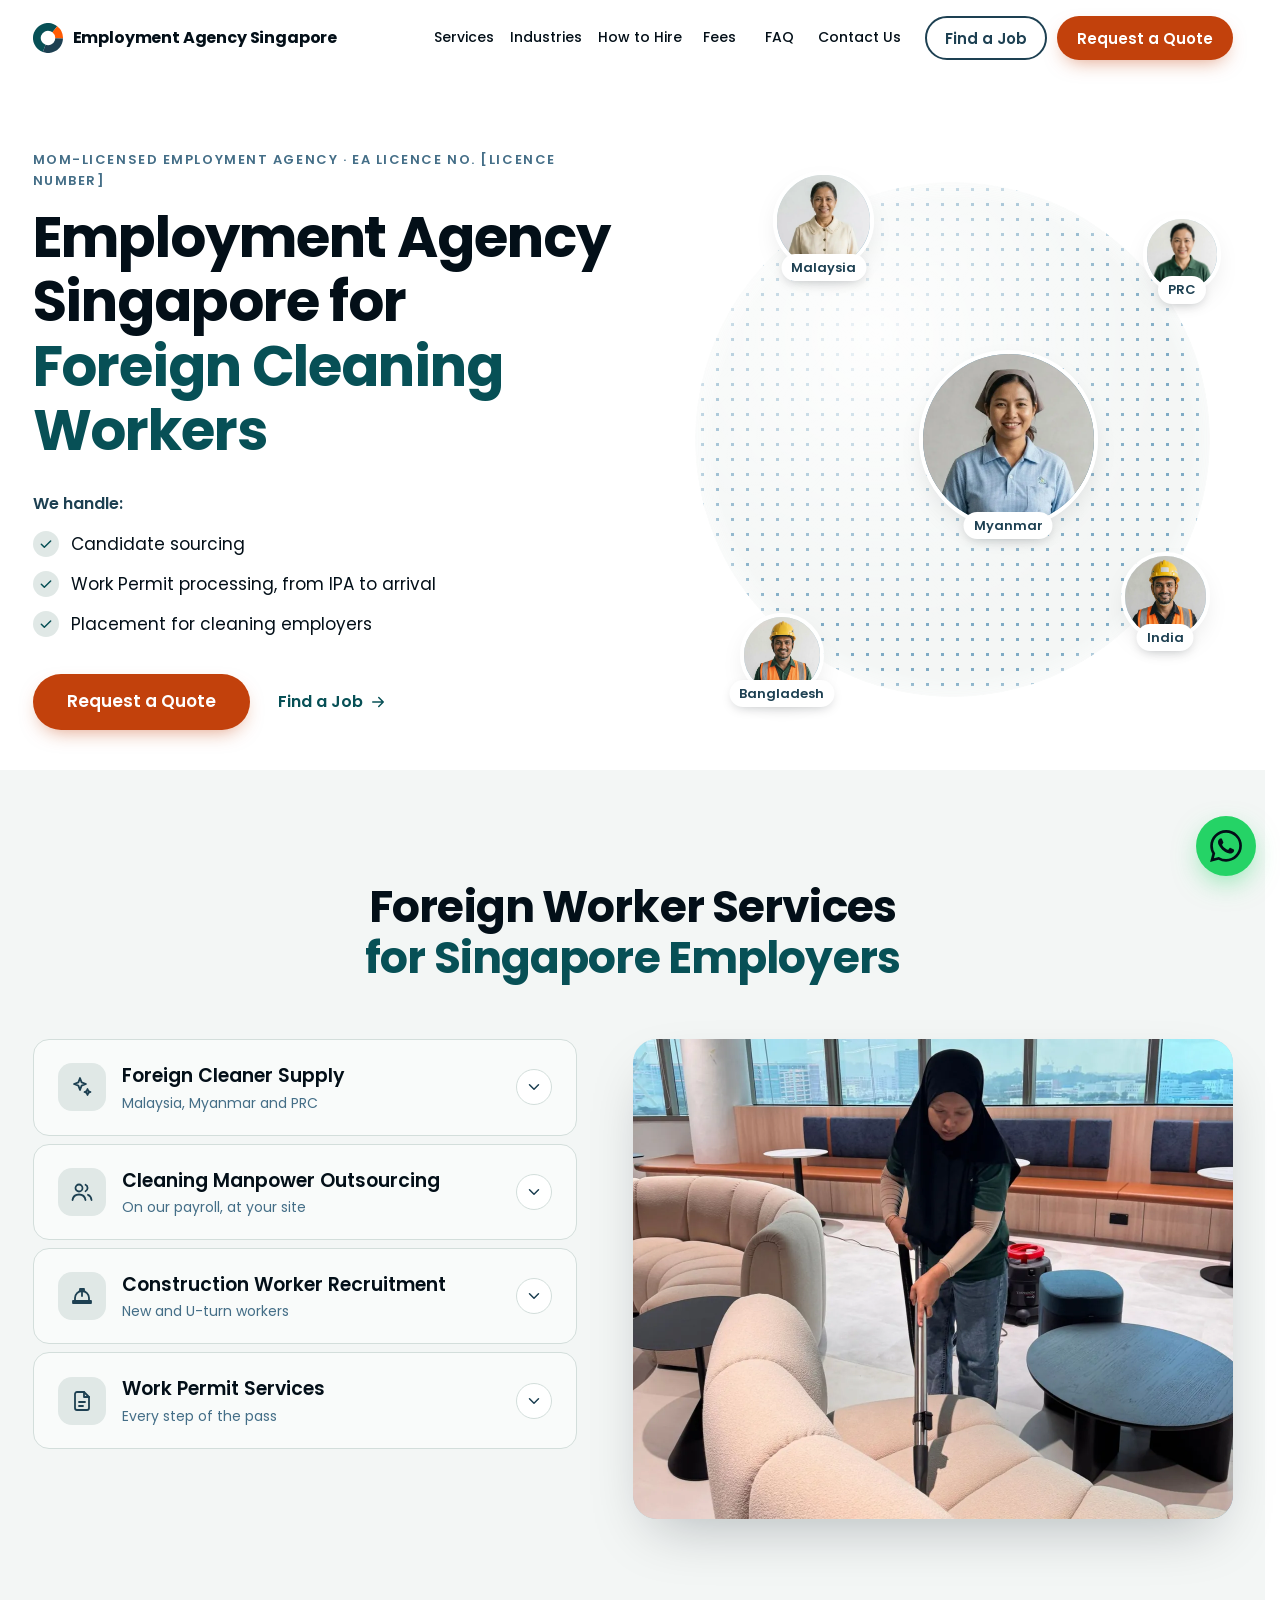
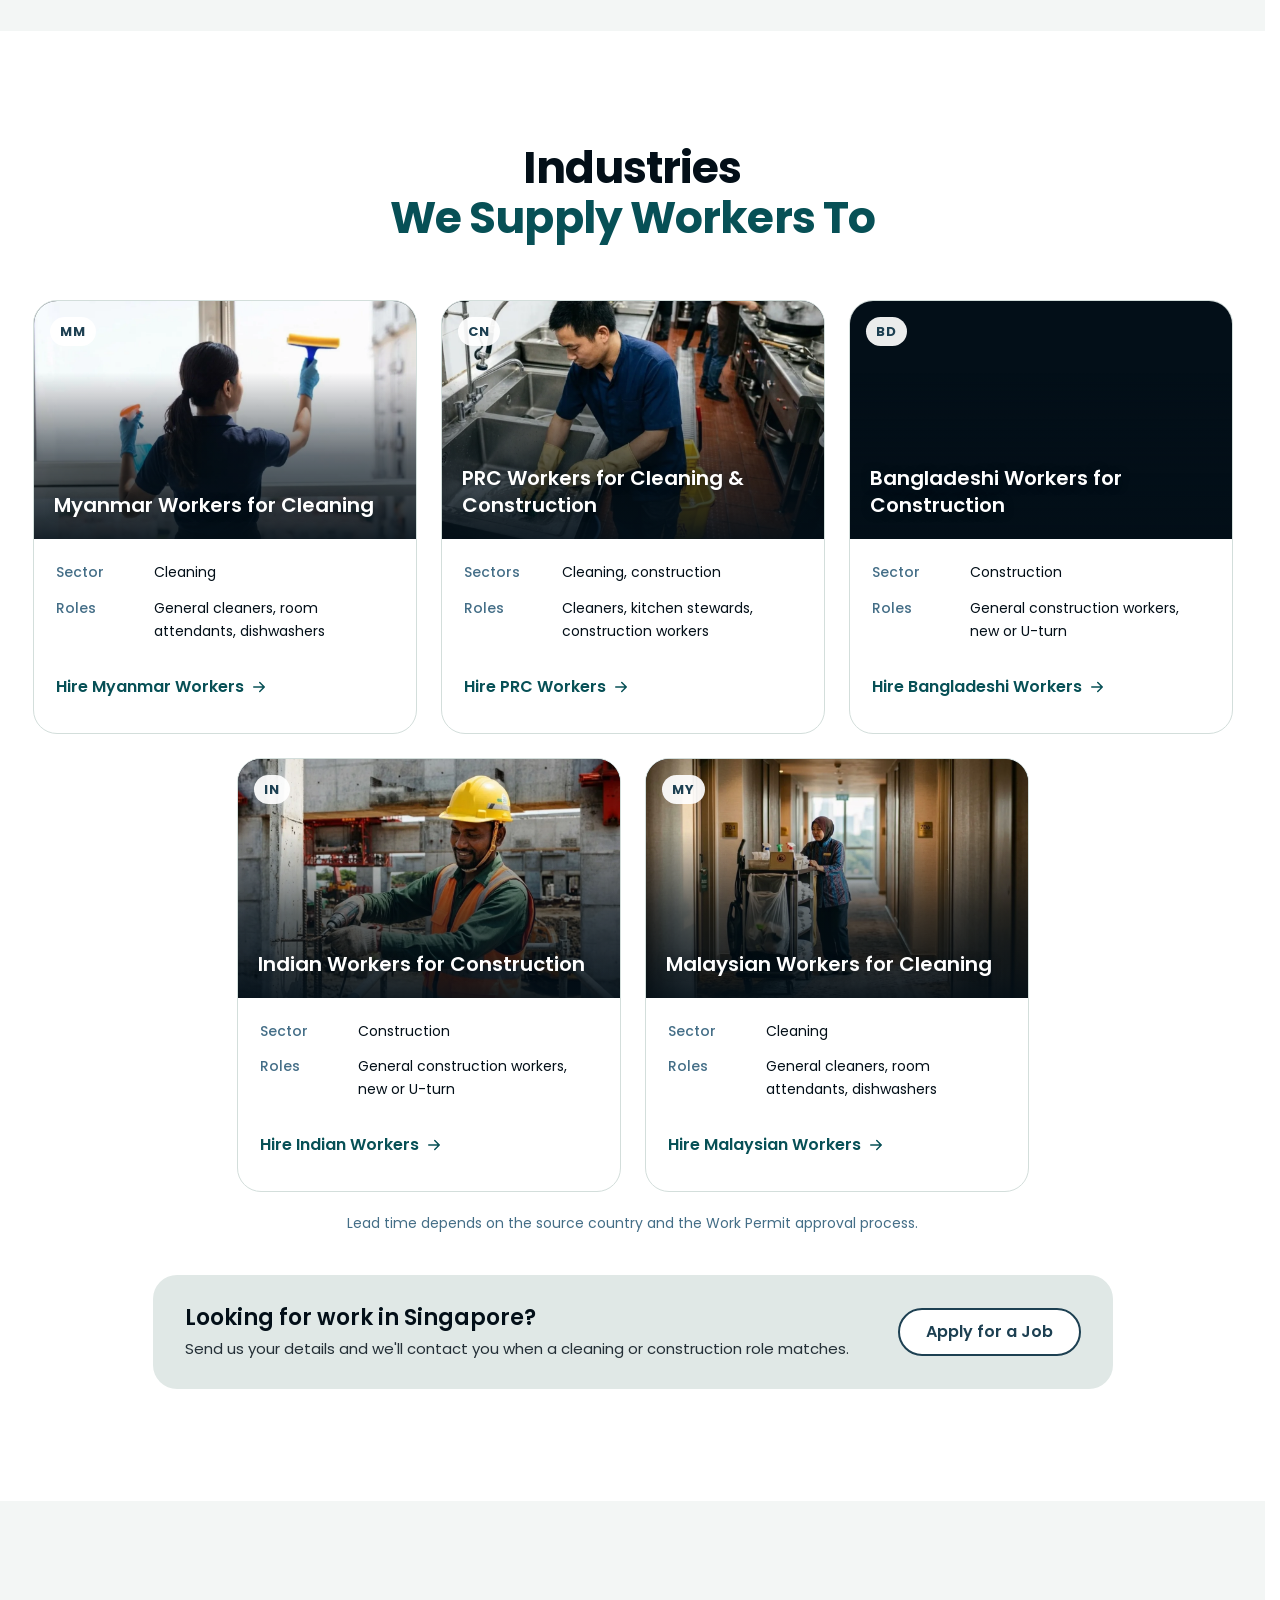
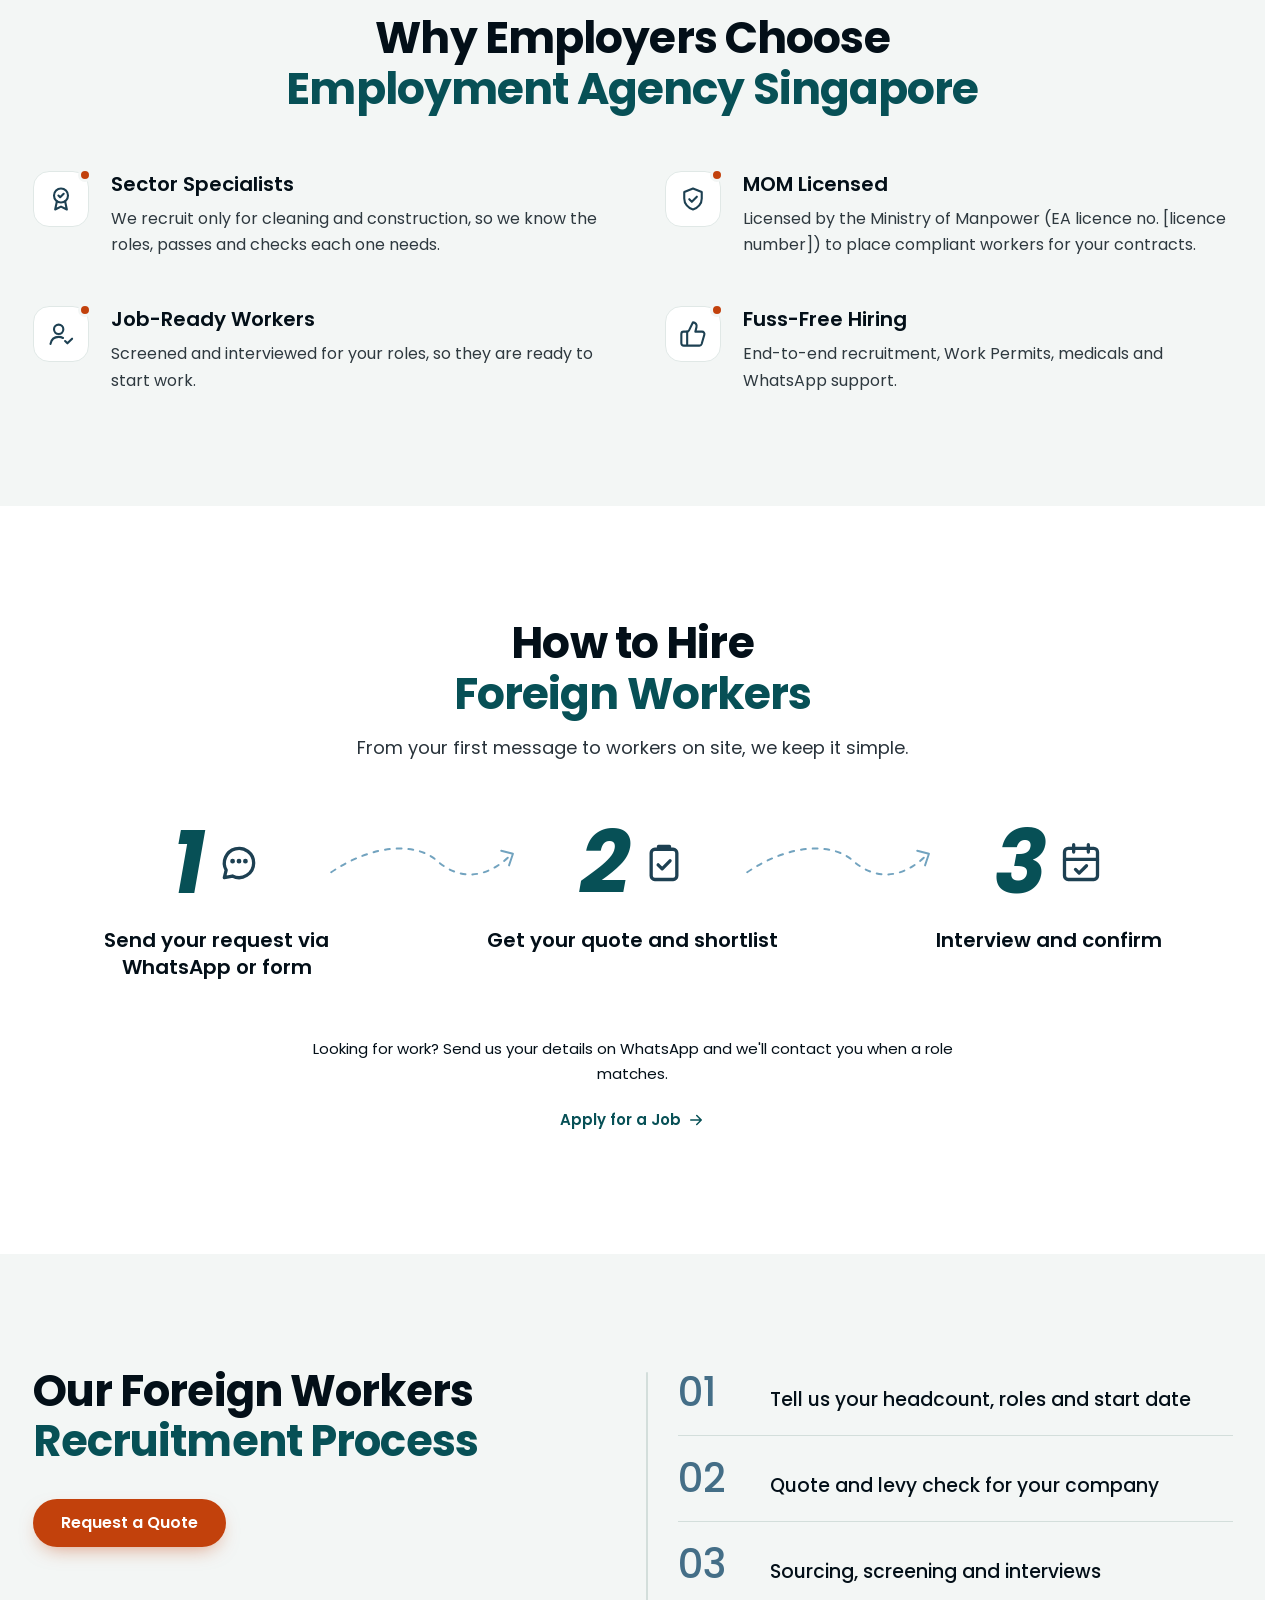
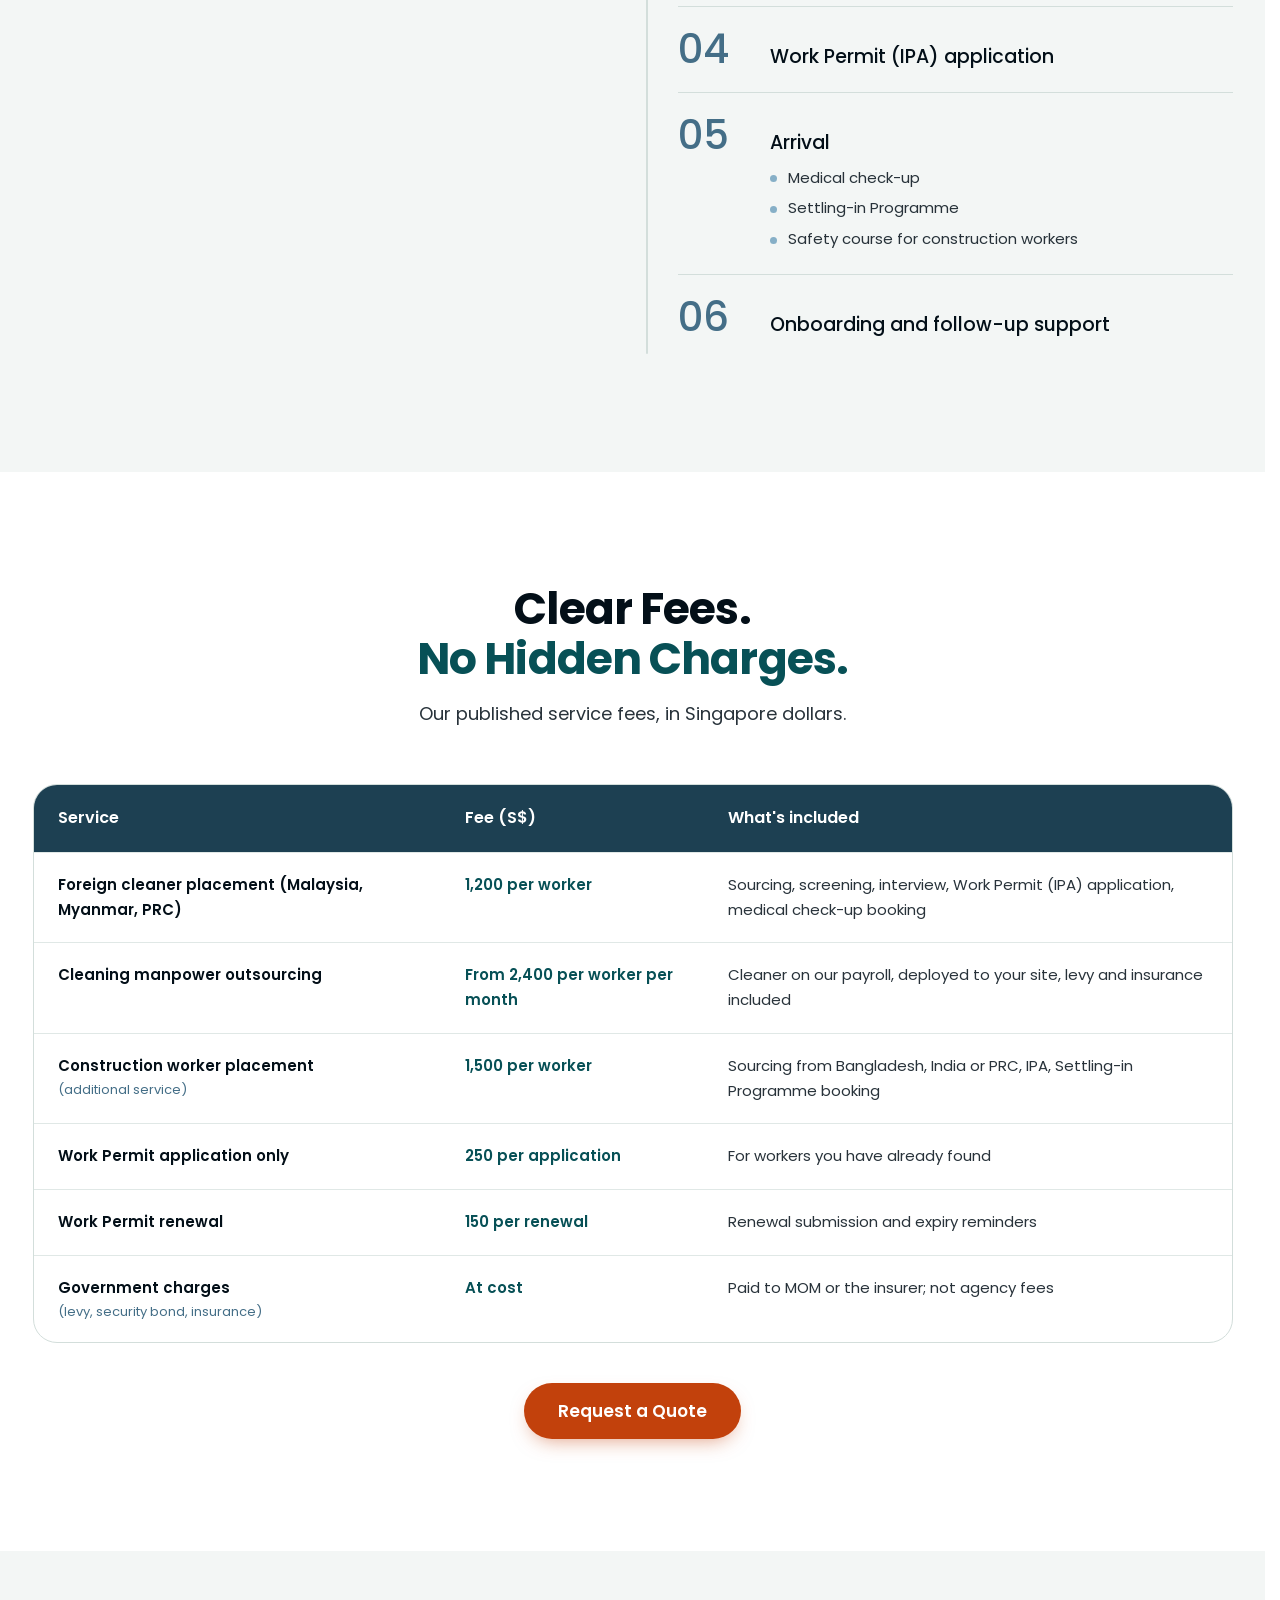
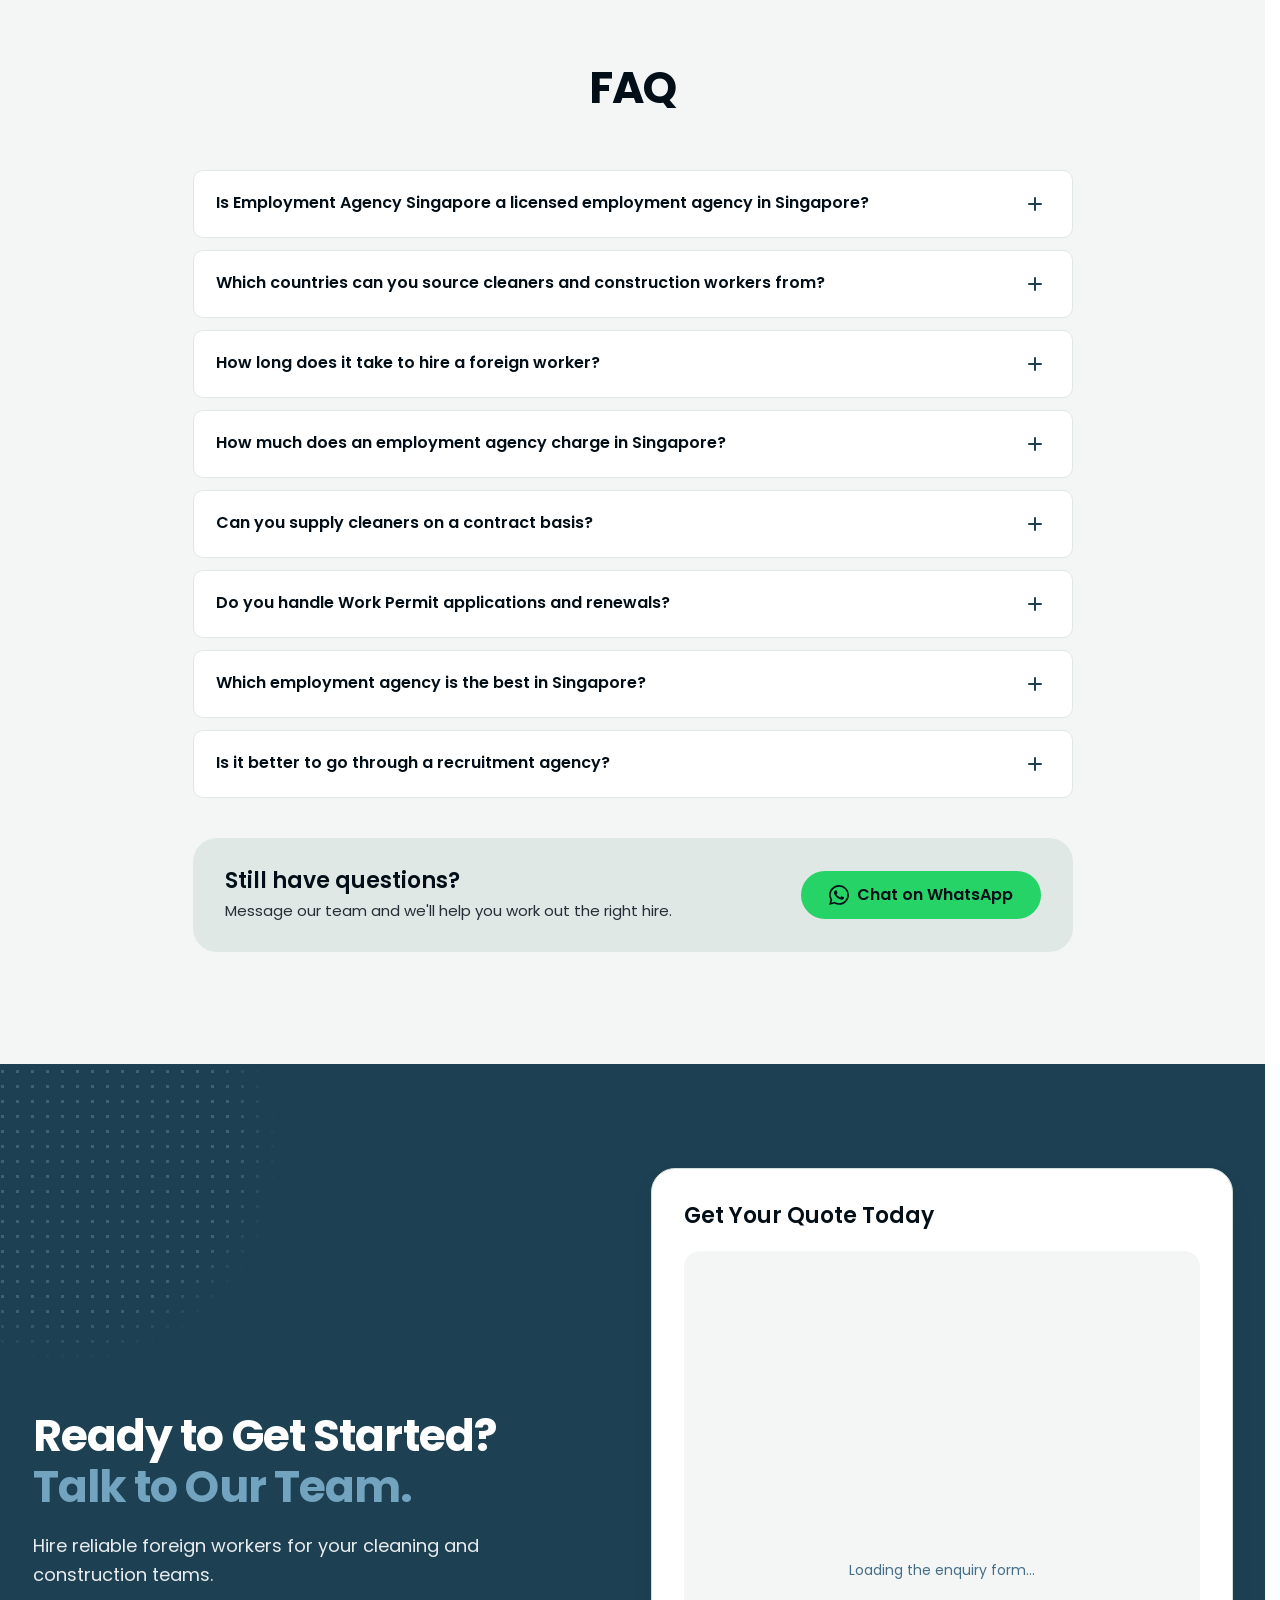
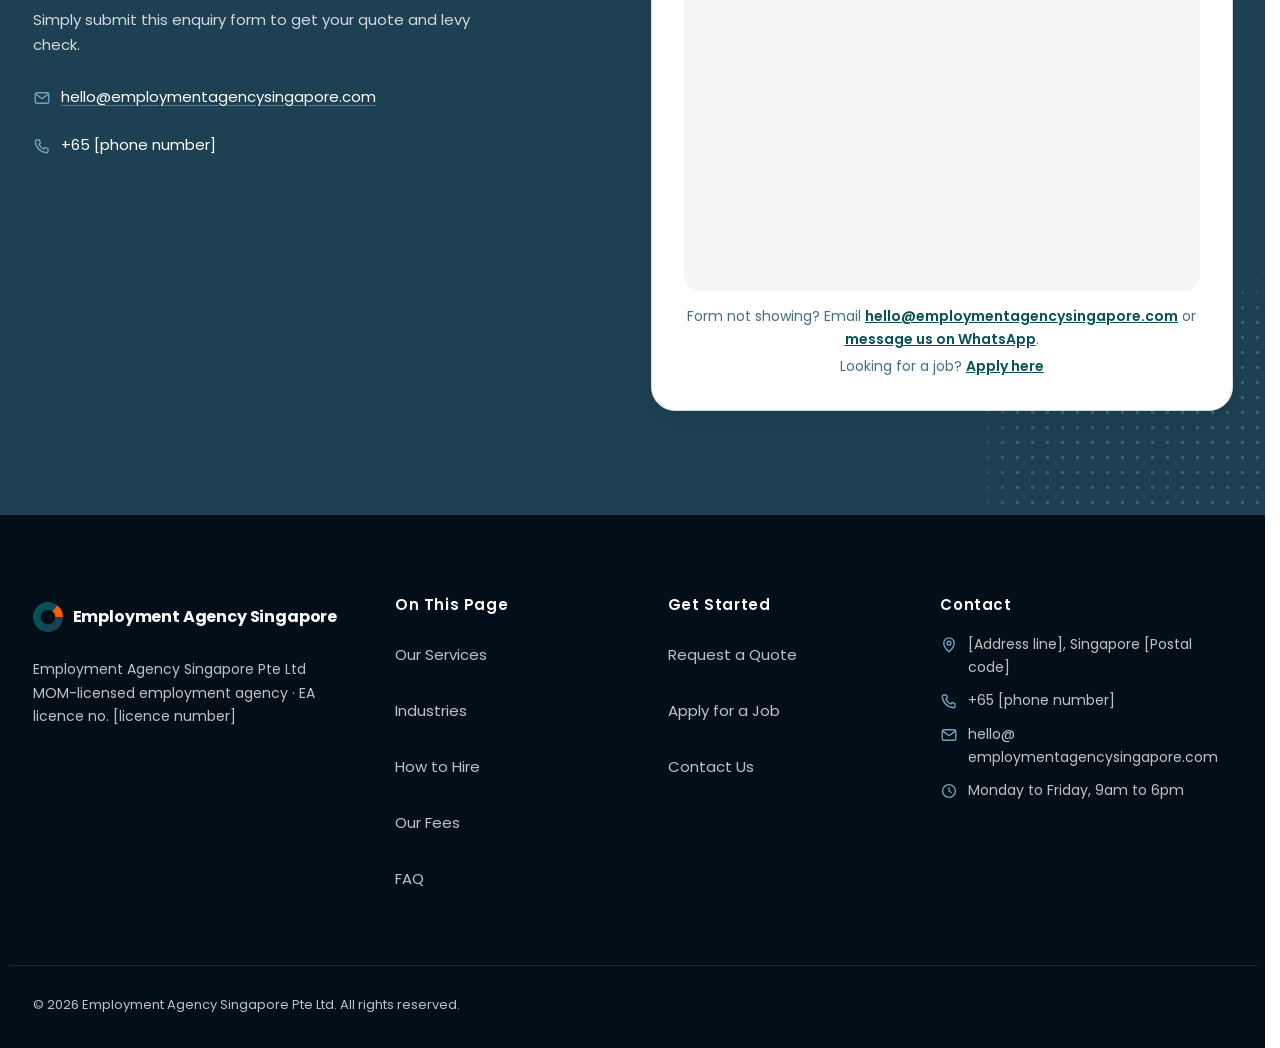
<file: landing-pages/index.html>
<!doctype html>
<html lang="en">
<head>
  <meta charset="utf-8">
  <meta name="viewport" content="width=device-width, initial-scale=1">
  <title>Employment Agency Singapore for Foreign Cleaning Workers</title>
  <meta name="color-scheme" content="only light">
  <link rel="canonical" href="https://employmentagencysingapore.com/">
  <meta name="description" content="MOM-licensed employment agency in Singapore (EA licence no. [licence number]). We handle candidate sourcing, Work Permit processing (IPA to arrival) and placement for cleaning employers.">
  <!-- Link preview for WhatsApp, LinkedIn and Facebook. The image is our logo saved as PNG:
       WhatsApp and LinkedIn can't show SVG and don't always show WebP (the one exception to WebP only). -->
  <meta property="og:type" content="website">
  <meta property="og:site_name" content="Employment Agency Singapore">
  <meta property="og:title" content="Employment Agency Singapore for Foreign Cleaning Workers">
  <meta property="og:description" content="MOM-licensed employment agency in Singapore (EA licence no. [licence number]). We handle candidate sourcing, Work Permit processing (IPA to arrival) and placement for cleaning employers.">
  <meta property="og:url" content="https://employmentagencysingapore.com/">
  <meta property="og:locale" content="en_SG">
  <meta property="og:image" content="https://employmentagencysingapore.com/images/og-image.png">
  <meta property="og:image:width" content="1200">
  <meta property="og:image:height" content="630">
  <meta property="og:image:alt" content="Employment Agency Singapore logo">
  <meta name="twitter:card" content="summary_large_image">
  <meta name="twitter:image" content="https://employmentagencysingapore.com/images/og-image.png">
  <link rel="preconnect" href="https://fonts.googleapis.com">
  <link rel="preconnect" href="https://fonts.gstatic.com" crossorigin>
  <link href="https://fonts.googleapis.com/css2?family=Poppins:wght@400;500;600;700&display=swap" rel="stylesheet">
  <link rel="icon" href="favicon.ico" sizes="48x48">
  <link rel="icon" type="image/svg+xml" href="images/ea-logo.svg">
  <link rel="apple-touch-icon" href="images/apple-touch-icon.png">   <!-- iPhone home screen icon (PNG: iPhones can't use SVG) -->
  <!-- Structured data for Google. Add address, telephone and the EA licence number once confirmed;
       keep the FAQ part in step with the FAQ section. -->
  <script type="application/ld+json">
{
  "@context": "https://schema.org",
  "@type": "EmploymentAgency",
  "name": "Employment Agency Singapore",
  "legalName": "Employment Agency Singapore Pte Ltd",
  "url": "https://employmentagencysingapore.com/",
  "logo": "https://employmentagencysingapore.com/images/ea-logo.svg",
  "email": "hello@employmentagencysingapore.com",
  "description": "MOM-licensed employment agency in Singapore for foreign cleaning and construction workers: candidate sourcing, Work Permit processing and placement.",
  "areaServed": {
    "@type": "Country",
    "name": "Singapore"
  },
  "openingHoursSpecification": [
    {
      "@type": "OpeningHoursSpecification",
      "dayOfWeek": [
        "Monday",
        "Tuesday",
        "Wednesday",
        "Thursday",
        "Friday"
      ],
      "opens": "09:00",
      "closes": "18:00"
    }
  ]
}
  </script>
  <script type="application/ld+json">
{
  "@context": "https://schema.org",
  "@type": "FAQPage",
  "mainEntity": [
    {
      "@type": "Question",
      "name": "Is Employment Agency Singapore a licensed employment agency in Singapore?",
      "acceptedAnswer": {
        "@type": "Answer",
        "text": "Yes. We are an employment agency licensed by the Ministry of Manpower, licence number [licence number]."
      }
    },
    {
      "@type": "Question",
      "name": "Which countries can you source cleaners and construction workers from?",
      "acceptedAnswer": {
        "@type": "Answer",
        "text": "Cleaners from Malaysia, Myanmar and PRC (China). Construction workers from Bangladesh, India and PRC. We'll advise which countries fit your sector and quota."
      }
    },
    {
      "@type": "Question",
      "name": "How long does it take to hire a foreign worker?",
      "acceptedAnswer": {
        "@type": "Answer",
        "text": "Lead time depends on the source country and the Work Permit approval process."
      }
    },
    {
      "@type": "Question",
      "name": "How much does an employment agency charge in Singapore?",
      "acceptedAnswer": {
        "@type": "Answer",
        "text": "Our placement fee starts from S$1,200 per worker. Government charges such as levy, security bond and insurance are paid at cost. See our fee table for details."
      }
    },
    {
      "@type": "Question",
      "name": "Can you supply cleaners on a contract basis?",
      "acceptedAnswer": {
        "@type": "Answer",
        "text": "Yes. With manpower outsourcing, cleaners stay on our payroll and we deploy them to your site, covering levy and insurance."
      }
    },
    {
      "@type": "Question",
      "name": "Do you handle Work Permit applications and renewals?",
      "acceptedAnswer": {
        "@type": "Answer",
        "text": "Yes. We handle IPA applications, medical check-up bookings, issuance, renewals and cancellations, including for workers you found yourself."
      }
    },
    {
      "@type": "Question",
      "name": "Which employment agency is the best in Singapore?",
      "acceptedAnswer": {
        "@type": "Answer",
        "text": "Look for an agency that is MOM-licensed, clear about fees and experienced in your sector. Check its licence on MOM's EA Directory and read its Google reviews."
      }
    },
    {
      "@type": "Question",
      "name": "Is it better to go through a recruitment agency?",
      "acceptedAnswer": {
        "@type": "Answer",
        "text": "For foreign workers, usually yes. An agency handles sourcing, screening and Work Permit paperwork, which saves time and lowers the risk of a rejected application."
      }
    }
  ]
}
  </script>
  <link rel="stylesheet" href="css/design-system.css?v=65">
  <link rel="stylesheet" href="css/home.css?v=65">
</head>
<body>

<!-- ============ ICON SPRITE ============ -->
<svg width="0" height="0" style="position:absolute" aria-hidden="true">
  <defs>
    <symbol id="i-check" viewBox="0 0 24 24"><path d="M5 12.5l4.5 4.5L19 7.5" fill="none" stroke="currentColor" stroke-width="2.2" stroke-linecap="round" stroke-linejoin="round"/></symbol>
    <symbol id="i-arrow" viewBox="0 0 24 24"><path d="M5 12h14M13 6l6 6-6 6" fill="none" stroke="currentColor" stroke-width="2" stroke-linecap="round" stroke-linejoin="round"/></symbol>
    <symbol id="i-left" viewBox="0 0 24 24"><path d="M15 6l-6 6 6 6" fill="none" stroke="currentColor" stroke-width="2" stroke-linecap="round" stroke-linejoin="round"/></symbol>
    <symbol id="i-right" viewBox="0 0 24 24"><path d="M9 6l6 6-6 6" fill="none" stroke="currentColor" stroke-width="2" stroke-linecap="round" stroke-linejoin="round"/></symbol>
    <symbol id="i-chevdown" viewBox="0 0 24 24"><path d="M6 9l6 6 6-6" fill="none" stroke="currentColor" stroke-width="2" stroke-linecap="round" stroke-linejoin="round"/></symbol>
    <symbol id="i-pause" viewBox="0 0 24 24"><path d="M8 5v14M16 5v14" fill="none" stroke="currentColor" stroke-width="2.6" stroke-linecap="round"/></symbol>
    <symbol id="i-play" viewBox="0 0 24 24"><path d="M7 4.5v15l12-7.5z" fill="currentColor"/></symbol>
    <symbol id="i-plus" viewBox="0 0 24 24"><path d="M12 5v14M5 12h14" fill="none" stroke="currentColor" stroke-width="2" stroke-linecap="round"/></symbol>
    <symbol id="i-star" viewBox="0 0 24 24"><path d="M12 2.8l2.8 5.8 6.3.9-4.6 4.4 1.1 6.3L12 17.2l-5.6 3 1.1-6.3L2.9 9.5l6.3-.9z" fill="currentColor"/></symbol>
    <symbol id="i-menu" viewBox="0 0 24 24"><path d="M4 7h16M4 12h16M4 17h16" fill="none" stroke="currentColor" stroke-width="2" stroke-linecap="round"/></symbol>
    <symbol id="i-close" viewBox="0 0 24 24"><path d="M6 6l12 12M18 6L6 18" fill="none" stroke="currentColor" stroke-width="2" stroke-linecap="round"/></symbol>
    <symbol id="i-sparkle" viewBox="0 0 24 24"><g fill="none" stroke="currentColor" stroke-width="1.8" stroke-linecap="round" stroke-linejoin="round"><path d="M10 3l1.6 4.4L16 9l-4.4 1.6L10 15l-1.6-4.4L4 9l4.4-1.6z"/><path d="M17.5 14l.9 2.1 2.1.9-2.1.9-.9 2.1-.9-2.1-2.1-.9 2.1-.9z"/></g></symbol>
    <symbol id="i-users" viewBox="0 0 24 24"><g fill="none" stroke="currentColor" stroke-width="1.8" stroke-linecap="round" stroke-linejoin="round"><circle cx="9" cy="8" r="3.5"/><path d="M2.5 20c.6-3.6 3.2-5.5 6.5-5.5s5.9 1.9 6.5 5.5"/><path d="M15.5 4.8a3.5 3.5 0 010 6.4M18 14.8c1.9.7 3.2 2.4 3.5 5.2"/></g></symbol>
    <symbol id="i-helmet" viewBox="0 0 24 24"><g fill="none" stroke="currentColor" stroke-width="1.8" stroke-linecap="round" stroke-linejoin="round"><path d="M3 17h18v2H3z"/><path d="M5 17v-3a7 7 0 0114 0v3"/><path d="M10 7.3V5h4v2.3"/><path d="M12 7v5"/></g></symbol>
    <symbol id="i-file" viewBox="0 0 24 24"><g fill="none" stroke="currentColor" stroke-width="1.8" stroke-linecap="round" stroke-linejoin="round"><path d="M14 3H7a2 2 0 00-2 2v14a2 2 0 002 2h10a2 2 0 002-2V8z"/><path d="M14 3v5h5M9 13h6M9 17h4"/></g></symbol>
    <symbol id="i-shield" viewBox="0 0 24 24"><g fill="none" stroke="currentColor" stroke-width="1.8" stroke-linecap="round" stroke-linejoin="round"><path d="M12 3l7.5 3v5.5c0 4.6-3.2 8.3-7.5 9.5-4.3-1.2-7.5-4.9-7.5-9.5V6z"/><path d="M8.8 12.2l2.2 2.2 4.3-4.4"/></g></symbol>
    <symbol id="i-badge" viewBox="0 0 24 24"><g fill="none" stroke="currentColor" stroke-width="1.8" stroke-linecap="round" stroke-linejoin="round"><circle cx="12" cy="9" r="6"/><path d="M8.5 14l-1.5 7 5-2.5 5 2.5-1.5-7"/><path d="M9.8 9l1.5 1.5 3-3"/></g></symbol>
    <symbol id="i-usercheck" viewBox="0 0 24 24"><g fill="none" stroke="currentColor" stroke-width="1.8" stroke-linecap="round" stroke-linejoin="round"><circle cx="10" cy="8" r="4"/><path d="M3 20.5c.7-3.8 3.4-6 7-6 1.4 0 2.6.3 3.7.9"/><path d="M15.5 18l2 2 4-4"/></g></symbol>
    <symbol id="i-clipboard" viewBox="0 0 24 24"><g fill="none" stroke="currentColor" stroke-width="1.8" stroke-linecap="round" stroke-linejoin="round"><rect x="5" y="4.5" width="14" height="16.5" rx="2"/><path d="M9 4.5V3h6v1.5"/><path d="M8.8 13l2.2 2.2 4.3-4.4"/></g></symbol>
    <symbol id="i-chat" viewBox="0 0 24 24"><g fill="none" stroke="currentColor" stroke-width="1.8" stroke-linecap="round" stroke-linejoin="round"><path d="M20 12a8 8 0 01-11.6 7.1L4 20l1-4.1A8 8 0 1120 12z"/><path d="M8.5 11h.01M12 11h.01M15.5 11h.01" stroke-width="2.6"/></g></symbol>
    <symbol id="i-quote" viewBox="0 0 24 24"><g fill="none" stroke="currentColor" stroke-width="1.8" stroke-linecap="round" stroke-linejoin="round"><path d="M4 8h6v6H4zM4 14c0 3 1.5 4.5 4 5M14 8h6v6h-6zM14 14c0 3 1.5 4.5 4 5"/></g></symbol>
    <symbol id="i-handshake" viewBox="0 0 24 24"><g fill="none" stroke="currentColor" stroke-width="1.8" stroke-linecap="round" stroke-linejoin="round"><path d="M2.5 11l3.5-4 4 1.5 2-1.5 3 .5 4.5 3.5"/><path d="M5.5 13.5l4 4c.7.7 1.8.7 2.5 0l4.5-4.5"/><path d="M9 11l3 3M11 9.5l4 4"/></g></symbol>
    <symbol id="i-thumb" viewBox="0 0 24 24"><g fill="none" stroke="currentColor" stroke-width="1.8" stroke-linecap="round" stroke-linejoin="round"><path d="M7 10v11"/><path d="M15 5.9L14 10h5.8a2 2 0 011.9 2.6l-2.3 8a2 2 0 01-1.9 1.4H4a2 2 0 01-2-2v-8a2 2 0 012-2h2.8a2 2 0 001.8-1.1L12 2a3.1 3.1 0 013 3.9z"/></g></symbol>
    <symbol id="i-calcheck" viewBox="0 0 24 24"><g fill="none" stroke="currentColor" stroke-width="1.8" stroke-linecap="round" stroke-linejoin="round"><rect x="3" y="4" width="18" height="17" rx="2"/><path d="M16 2v4M8 2v4M3 10h18M9 15.5l2 2 4-4"/></g></symbol>
    <symbol id="i-pin" viewBox="0 0 24 24"><g fill="none" stroke="currentColor" stroke-width="1.8" stroke-linecap="round" stroke-linejoin="round"><path d="M12 21s-7-6.3-7-11.5a7 7 0 0114 0C19 14.7 12 21 12 21z"/><circle cx="12" cy="9.5" r="2.5"/></g></symbol>
    <symbol id="i-phone" viewBox="0 0 24 24"><path d="M5 4h3.5l1.6 4-2.2 1.4a11 11 0 006.7 6.7L16 13.9l4 1.6V19a2 2 0 01-2 2A16 16 0 013 6a2 2 0 012-2z" fill="none" stroke="currentColor" stroke-width="1.8" stroke-linejoin="round"/></symbol>
    <symbol id="i-mail" viewBox="0 0 24 24"><g fill="none" stroke="currentColor" stroke-width="1.8" stroke-linecap="round" stroke-linejoin="round"><rect x="3" y="5" width="18" height="14" rx="2"/><path d="M3.5 6.5L12 13l8.5-6.5"/></g></symbol>
    <symbol id="i-clock" viewBox="0 0 24 24"><g fill="none" stroke="currentColor" stroke-width="1.8" stroke-linecap="round"><circle cx="12" cy="12" r="8.5"/><path d="M12 7.5V12l3 2"/></g></symbol>
    <symbol id="i-image" viewBox="0 0 24 24"><g fill="none" stroke="currentColor" stroke-width="1.6" stroke-linecap="round" stroke-linejoin="round"><rect x="3" y="4.5" width="18" height="15" rx="2"/><circle cx="8.5" cy="9.5" r="1.8"/><path d="M21 16l-5-5-8.5 8.5"/></g></symbol>
    <symbol id="i-person" viewBox="0 0 64 64"><circle cx="32" cy="25" r="11" fill="currentColor"/><path d="M10 60c2-12 11-19 22-19s20 7 22 19z" fill="currentColor"/></symbol>
    <symbol id="i-whatsapp" viewBox="0 0 24 24"><path fill="currentColor" d="M17.472 14.382c-.297-.149-1.758-.867-2.03-.967-.273-.099-.471-.148-.67.15-.197.297-.767.966-.94 1.164-.173.199-.347.223-.644.075-.297-.15-1.255-.463-2.39-1.475-.883-.788-1.48-1.761-1.653-2.059-.173-.297-.018-.458.13-.606.134-.133.298-.347.446-.52.149-.174.198-.298.298-.497.099-.198.05-.371-.025-.52-.075-.149-.669-1.612-.916-2.207-.242-.579-.487-.5-.669-.51-.173-.008-.371-.01-.57-.01-.198 0-.52.074-.792.372-.272.297-1.04 1.016-1.04 2.479 0 1.462 1.065 2.875 1.213 3.074.149.198 2.096 3.2 5.077 4.487.709.306 1.262.489 1.694.625.712.227 1.36.195 1.871.118.571-.085 1.758-.719 2.006-1.413.248-.694.248-1.289.173-1.413-.074-.124-.272-.198-.57-.347m-5.421 7.403h-.004a9.87 9.87 0 01-5.031-1.378l-.361-.214-3.741.982.998-3.648-.235-.374a9.86 9.86 0 01-1.51-5.26c.001-5.45 4.436-9.884 9.888-9.884 2.64 0 5.122 1.03 6.988 2.898a9.825 9.825 0 012.893 6.994c-.003 5.45-4.437 9.884-9.885 9.884m8.413-18.297A11.815 11.815 0 0012.05 0C5.495 0 .16 5.335.157 11.892c0 2.096.547 4.142 1.588 5.945L.057 24l6.305-1.654a11.882 11.882 0 005.683 1.448h.005c6.554 0 11.89-5.335 11.893-11.893a11.821 11.821 0 00-3.48-8.413Z"/></symbol>
    <symbol id="i-google" viewBox="0 0 24 24"><path fill="#4285F4" d="M22.56 12.25c0-.78-.07-1.53-.2-2.25H12v4.26h5.92c-.26 1.37-1.04 2.53-2.21 3.31v2.77h3.57c2.08-1.92 3.28-4.74 3.28-8.09z"/><path fill="#34A853" d="M12 23c2.97 0 5.46-.98 7.28-2.66l-3.57-2.77c-.98.66-2.23 1.06-3.71 1.06-2.86 0-5.29-1.93-6.16-4.53H2.18v2.84C3.99 20.53 7.7 23 12 23z"/><path fill="#FBBC05" d="M5.84 14.09c-.22-.66-.35-1.36-.35-2.09s.13-1.43.35-2.09V7.07H2.18C1.43 8.55 1 10.22 1 12s.43 3.45 1.18 4.93l3.66-2.84z"/><path fill="#EA4335" d="M12 5.38c1.62 0 3.06.56 4.21 1.64l3.15-3.15C17.45 2.09 14.97 1 12 1 7.7 1 3.99 3.47 2.18 7.07l3.66 2.84c.87-2.6 3.3-4.53 6.16-4.53z"/></symbol>
  </defs>
</svg>

<a class="skip-link" href="#main">Skip to content</a>

<!-- ============ HEADER ============ -->
<header class="site-header" id="top">
  <div class="container header-inner">
    <a class="logo" href="#top" aria-label="Employment Agency Singapore home">
      <img class="logo-mark" src="images/ea-logo.svg" width="30" height="30" alt="Employment Agency Singapore logo" title="Employment Agency Singapore">
      <span class="logo-text">Employment Agency Singapore</span>
    </a>
    <nav class="main-nav" id="main-nav" aria-label="Main">
      <a href="#services">Services</a>
      <a href="#industries">Industries</a>
      <a href="#how-to-hire">How to Hire</a>
      <a href="#fees">Fees</a>
      <a href="#faq">FAQ</a>
      <a data-link="contact" href="#request-workers">Contact Us</a>
      <div class="nav-ctas-mobile">
        <a class="btn btn-secondary" data-link="findJob" href="https://wa.me/6589565188?text=Hi%20Employment%20Agency%20Singapore!%20I%20am%20looking%20for%20a%20job%20in%20Singapore.%0A%0AName%3A%20%0ANationality%3A%20%0ACleaning%20or%20construction%3A%20%0AYears%20of%20experience%3A%20%0AWorked%20in%20Singapore%20before%20(yes%2Fno)%3A%20" target="_blank" rel="noopener">Find a Job</a>
        <a class="btn btn-primary" data-link="requestWorkers" href="#request-workers">Request a Quote</a>
      </div>
    </nav>
    <div class="header-ctas">
      <a class="btn btn-secondary btn-sm" data-link="findJob" href="https://wa.me/6589565188?text=Hi%20Employment%20Agency%20Singapore!%20I%20am%20looking%20for%20a%20job%20in%20Singapore.%0A%0AName%3A%20%0ANationality%3A%20%0ACleaning%20or%20construction%3A%20%0AYears%20of%20experience%3A%20%0AWorked%20in%20Singapore%20before%20(yes%2Fno)%3A%20" target="_blank" rel="noopener">Find a Job</a>
      <a class="btn btn-primary btn-sm" data-link="requestWorkers" href="#request-workers">Request a Quote</a>
    </div>
    <button class="nav-toggle" aria-controls="main-nav" aria-expanded="false" aria-label="Open menu">
      <svg class="ico"><use href="#i-menu"/></svg>
    </button>
  </div>
</header>
<!-- Dimmed page behind the open phone/tablet menu: tapping it closes the menu -->
<div class="nav-backdrop" aria-hidden="true"></div>

<main id="main">

<!-- ============ 1. HERO (Omnipresent layout) ============ -->
<section class="hero">
  <div class="container hero-grid">
    <div class="hero-copy">
      <p class="eyebrow">MOM-licensed employment agency · EA licence no. [licence number]</p>
      <h1>Employment Agency Singapore for <span class="accent">Foreign Cleaning Workers</span></h1>
      <p class="hero-lead">We handle:</p>
      <ul class="checklist">
        <li><svg class="ico"><use href="#i-check"/></svg>Candidate sourcing</li>
        <li><svg class="ico"><use href="#i-check"/></svg>Work Permit processing, from IPA to arrival</li>
        <li><svg class="ico"><use href="#i-check"/></svg>Placement for cleaning employers</li>
      </ul>
      <div class="btn-row">
        <a class="btn btn-primary btn-lg" data-link="requestWorkers" href="#request-workers">Request a Quote</a>
        <a class="text-link hero-job" data-link="findJob" href="https://wa.me/6589565188?text=Hi%20Employment%20Agency%20Singapore!%20I%20am%20looking%20for%20a%20job%20in%20Singapore.%0A%0AName%3A%20%0ANationality%3A%20%0ACleaning%20or%20construction%3A%20%0AYears%20of%20experience%3A%20%0AWorked%20in%20Singapore%20before%20(yes%2Fno)%3A%20" target="_blank" rel="noopener">Find a Job <svg class="ico"><use href="#i-arrow"/></svg></a>
      </div>
    </div>

    <div class="hero-visual">
      <div class="globe"></div>
      <div class="portrait p1"><img src="images/home/hero-malaysia.webp" width="600" height="600" alt="Smiling cleaner in a beige uniform with a lace collar and brown apron, holding a cloth and spray bottle, representing workers from Malaysia" title="Workers from Malaysia" decoding="async"><span class="tag" aria-hidden="true">Malaysia</span></div>
      <div class="portrait p2"><img src="images/home/hero-prc.webp" width="600" height="600" alt="Smiling cleaner in a green uniform, representing workers from PRC" title="Workers from PRC" decoding="async"><span class="tag" aria-hidden="true">PRC</span></div>
      <div class="portrait p3 big"><img src="images/home/hero-myanmar.webp" width="600" height="600" alt="Smiling cleaner in a light blue uniform shirt and headscarf, representing workers from Myanmar" title="Workers from Myanmar" decoding="async"><span class="tag" aria-hidden="true">Myanmar</span></div>
      <div class="portrait p4"><img src="images/home/hero-bangladesh.webp" width="600" height="600" alt="Smiling construction worker in a yellow hard hat and orange safety vest, representing workers from Bangladesh" title="Workers from Bangladesh" decoding="async"><span class="tag" aria-hidden="true">Bangladesh</span></div>
      <div class="portrait p5"><img src="images/home/hero-india.webp" width="600" height="600" alt="Smiling construction worker in a yellow hard hat and orange safety vest over a black shirt, representing workers from India" title="Workers from India" decoding="async"><span class="tag" aria-hidden="true">India</span></div>
    </div>
  </div>

  <!-- ============ 2. TRUSTED BY ============ -->
  <!-- Hidden until real client logos exist: remove the "hidden" attribute to show it again -->
  <div class="container trusted" hidden>
    <h2 class="trusted-title">Our <span class="accent">Clients</span></h2>
    <ul class="logo-grid" aria-label="Client logos (placeholders)">
      <li>Client logo</li><li>Client logo</li><li>Client logo</li><li>Client logo</li><li>Client logo</li>
      <li>Client logo</li><li>Client logo</li><li>Client logo</li><li>Client logo</li><li>Client logo</li>
    </ul>
  </div>
</section>

<!-- ============ 3. GOOGLE REVIEWS (SEA layout) ============ -->
<!-- Hidden until the agency has its own Google Business Profile with real reviews (Crystal, 19 Oct 2026).
     The rating and quotes below are samples: replace them with real reviews, then remove "hidden". -->
<section class="section reviews" aria-label="Google reviews" hidden>
  <div class="container">
    <div class="reviews-grid">
      <aside class="rating-summary">
        <p class="rating-title"><svg class="g-logo" aria-hidden="true"><use href="#i-google"/></svg>Trusted on Google</p>
        <p class="rating-score"><svg class="big-star" aria-hidden="true"><use href="#i-star"/></svg>5.0 <span class="stars" aria-label="5 out of 5 stars"><svg><use href="#i-star"/></svg><svg><use href="#i-star"/></svg><svg><use href="#i-star"/></svg><svg><use href="#i-star"/></svg><svg><use href="#i-star"/></svg></span></p>
      </aside>
      <div class="review-carousel">
        <div class="review-track" id="review-track">
          <article class="review-card">
            <header><span class="avatar c1">J</span><div><strong>Jason Tan</strong><small>Operations Manager</small></div></header>
            <div class="stars sm" aria-label="5 out of 5 stars"><svg><use href="#i-star"/></svg><svg><use href="#i-star"/></svg><svg><use href="#i-star"/></svg><svg><use href="#i-star"/></svg><svg><use href="#i-star"/></svg></div>
            <p>"We needed 6 cleaners for a new condo contract within a month. They handled the Work Permits and the team arrived on time."</p>
          </article>
          <article class="review-card">
            <header><span class="avatar c2">M</span><div><strong>Michelle Lim</strong><small>HR Executive</small></div></header>
            <div class="stars sm" aria-label="5 out of 5 stars"><svg><use href="#i-star"/></svg><svg><use href="#i-star"/></svg><svg><use href="#i-star"/></svg><svg><use href="#i-star"/></svg><svg><use href="#i-star"/></svg></div>
            <p>"Clear fees from the start and fast replies on WhatsApp. Our replacement cleaner arrived within two weeks."</p>
          </article>
        </div>
      </div>
      <div class="carousel-controls">
          <button class="round-btn" data-scroll="-1" aria-label="Previous review"><svg class="ico"><use href="#i-left"/></svg></button>
          <button class="round-btn" data-scroll="1" aria-label="Next review"><svg class="ico"><use href="#i-right"/></svg></button>
        </div>
    </div>
  </div>
</section>

<!-- ============ 4. SERVICES (Coodesh accordion) ============ -->
<section class="section services bg-soft" id="services" aria-labelledby="services-title">
  <div class="container">
    <div class="section-head center">
      <h2 id="services-title">Foreign Worker Services <span class="accent block">for Singapore Employers</span></h2>
    </div>

    <div class="svc-grid">
      <div class="svc-list">
        <div class="svc-item" data-index="0">
          <button class="svc-head" aria-expanded="false" aria-controls="svc-panel-0" id="svc-tab-0">
            <span class="svc-ico"><svg class="ico"><use href="#i-sparkle"/></svg></span>
            <span class="svc-titles"><strong>Foreign Cleaner Supply</strong><small>Malaysia, Myanmar and PRC</small></span>
            <span class="svc-chev" aria-hidden="true"><svg class="ico"><use href="#i-chevdown"/></svg></span>
          </button>
          <div class="svc-body" id="svc-panel-0" role="region" aria-labelledby="svc-tab-0">
            <div class="svc-inner">
              <div class="media-ph svc-media-mobile has-photo"><img src="images/home/service-cleaner-supply.webp" width="1200" height="960" alt="Cleaner in rubber gloves washing a plate at a commercial kitchen sink" title="Foreign Cleaner Supply" loading="lazy" decoding="async"></div>
              <p>Cleaners from Malaysia, Myanmar and PRC for cleaning contractors, facility management, hotels and F&amp;B dishwashing.</p>
              <ul class="chips"><li>Cleaning contractors</li><li>Facility management</li><li>Hotels</li><li>F&amp;B dishwashing</li></ul>
              <a class="btn btn-primary btn-sm" data-link="hireForm" data-service="Foreign Cleaner Supply" href="#request-workers">Request a Quote</a>
            </div>
          </div>
        </div>

        <div class="svc-item" data-index="1">
          <button class="svc-head" aria-expanded="false" aria-controls="svc-panel-1" id="svc-tab-1">
            <span class="svc-ico"><svg class="ico"><use href="#i-users"/></svg></span>
            <span class="svc-titles"><strong>Cleaning Manpower Outsourcing</strong><small>On our payroll, at your site</small></span>
            <span class="svc-chev" aria-hidden="true"><svg class="ico"><use href="#i-chevdown"/></svg></span>
          </button>
          <div class="svc-body" id="svc-panel-1" role="region" aria-labelledby="svc-tab-1">
            <div class="svc-inner">
              <div class="media-ph svc-media-mobile has-photo"><img src="images/home/service-outsourcing.webp" width="1200" height="960" alt="Cleaner wiping down an office desk at a client site" title="Cleaning Manpower Outsourcing" loading="lazy" decoding="async"></div>
              <p>Cleaners on our payroll, deployed to your site.</p>
              <ul class="chips"><li>On our payroll</li><li>Deployed to your site</li></ul>
              <a class="btn btn-primary btn-sm" data-link="hireForm" data-service="Cleaning Manpower Outsourcing" href="#request-workers">Request a Quote</a>
            </div>
          </div>
        </div>

        <div class="svc-item" data-index="2">
          <button class="svc-head" aria-expanded="false" aria-controls="svc-panel-2" id="svc-tab-2">
            <span class="svc-ico"><svg class="ico"><use href="#i-helmet"/></svg></span>
            <span class="svc-titles"><strong>Construction Worker Recruitment</strong><small>New and U-turn workers</small></span>
            <span class="svc-chev" aria-hidden="true"><svg class="ico"><use href="#i-chevdown"/></svg></span>
          </button>
          <div class="svc-body" id="svc-panel-2" role="region" aria-labelledby="svc-tab-2">
            <div class="svc-inner">
              <div class="media-ph svc-media-mobile has-photo"><img src="images/home/service-construction.webp" width="1200" height="960" alt="Construction worker in a hard hat and safety vest measuring steel rebar on site" title="Construction Worker Recruitment" loading="lazy" decoding="async"></div>
              <p>New and U-turn workers from Bangladesh, India and PRC.</p>
              <ul class="chips"><li>Bangladesh</li><li>India</li><li>PRC</li></ul>
              <a class="btn btn-primary btn-sm" data-link="hireForm" data-service="Construction Worker Recruitment" href="#request-workers">Request a Quote</a>
            </div>
          </div>
        </div>

        <div class="svc-item" data-index="3">
          <button class="svc-head" aria-expanded="false" aria-controls="svc-panel-3" id="svc-tab-3">
            <span class="svc-ico"><svg class="ico"><use href="#i-file"/></svg></span>
            <span class="svc-titles"><strong>Work Permit Services</strong><small>Every step of the pass</small></span>
            <span class="svc-chev" aria-hidden="true"><svg class="ico"><use href="#i-chevdown"/></svg></span>
          </button>
          <div class="svc-body" id="svc-panel-3" role="region" aria-labelledby="svc-tab-3">
            <div class="svc-inner">
              <div class="media-ph svc-media-mobile has-photo"><img src="images/home/service-work-permit.webp" width="1200" height="960" alt="Signed documents being handed across a desk" title="Work Permit Services" loading="lazy" decoding="async"></div>
              <p>Applications, renewals, transfers, cancellations, security bond, insurance.</p>
              <ul class="chips"><li>Applications</li><li>Renewals</li><li>Transfers</li><li>Cancellations</li><li>Security bond</li><li>Insurance</li></ul>
              <a class="btn btn-primary btn-sm" data-link="hireForm" data-service="Work Permit Services" href="#request-workers">Request a Quote</a>
            </div>
          </div>
        </div>
      </div>

      <div class="svc-media" aria-hidden="true">
        <div class="svc-media-frame">
          <div class="media-ph has-photo media-default is-active"><img src="images/home/service-default.webp" width="1200" height="960" alt="Cleaner vacuuming a sofa in an office lounge" title="Foreign Worker Services" loading="lazy" decoding="async"></div>
          <div class="media-ph has-photo"><img src="images/home/service-cleaner-supply.webp" width="1200" height="960" alt="Cleaner in rubber gloves washing a plate at a commercial kitchen sink" title="Foreign Cleaner Supply" loading="lazy" decoding="async"></div>
          <div class="media-ph has-photo"><img src="images/home/service-outsourcing.webp" width="1200" height="960" alt="Cleaner wiping down an office desk at a client site" title="Cleaning Manpower Outsourcing" loading="lazy" decoding="async"></div>
          <div class="media-ph has-photo"><img src="images/home/service-construction.webp" width="1200" height="960" alt="Construction worker in a hard hat and safety vest measuring steel rebar on site" title="Construction Worker Recruitment" loading="lazy" decoding="async"></div>
          <div class="media-ph has-photo"><img src="images/home/service-work-permit.webp" width="1200" height="960" alt="Signed documents being handed across a desk" title="Work Permit Services" loading="lazy" decoding="async"></div>
        </div>
      </div>
    </div>
  </div>
</section>

<!-- ============ 5. INDUSTRIES / SOURCE COUNTRIES (Omnipresent photo grid) ============ -->
<section class="section industries" id="industries" aria-labelledby="industries-title">
  <div class="container">
    <div class="section-head center">
      <h2 id="industries-title">Industries <span class="accent block">We Supply Workers To</span></h2>
    </div>

    <div class="country-grid" data-reveal="items">
      <article class="country-card">
        <div class="country-photo has-photo"><img src="images/home/country-myanmar.webp" width="1200" height="750" alt="Cleaner in blue gloves washing a high-rise window with a squeegee and spray bottle" title="Myanmar workers for cleaning" loading="lazy" decoding="async"><span class="code">MM</span><h3>Myanmar Workers for Cleaning</h3></div>
        <dl>
          <div><dt>Sector</dt><dd>Cleaning</dd></div>
          <div><dt>Roles</dt><dd>General cleaners, room attendants, dishwashers</dd></div>
        </dl>
        <a class="text-link" data-link="hireForm" data-country="Myanmar" href="#request-workers">Hire Myanmar Workers <svg class="ico"><use href="#i-arrow"/></svg></a>
      </article>
      <article class="country-card">
        <div class="country-photo has-photo"><img src="images/home/country-prc.webp" width="1200" height="750" alt="Kitchen steward scrubbing a stainless steel sink in a restaurant kitchen" title="PRC workers for cleaning and construction" loading="lazy" decoding="async"><span class="code">CN</span><h3>PRC Workers for Cleaning &amp; Construction</h3></div>
        <dl>
          <div><dt>Sectors</dt><dd>Cleaning, construction</dd></div>
          <div><dt>Roles</dt><dd>Cleaners, kitchen stewards, construction workers</dd></div>
        </dl>
        <a class="text-link" data-link="hireForm" data-country="PRC" href="#request-workers">Hire PRC Workers <svg class="ico"><use href="#i-arrow"/></svg></a>
      </article>
      <article class="country-card">
        <div class="country-photo has-photo"><img src="images/home/country-bangladesh.webp" width="1200" height="750" alt="Construction worker in a hard hat, safety glasses and orange vest cutting steel rebar with a power saw on site" title="Bangladeshi workers for construction" loading="lazy" decoding="async"><span class="code">BD</span><h3>Bangladeshi Workers for Construction</h3></div>
        <dl>
          <div><dt>Sector</dt><dd>Construction</dd></div>
          <div><dt>Roles</dt><dd>General construction workers, new or U-turn</dd></div>
        </dl>
        <a class="text-link" data-link="hireForm" data-country="Bangladesh" href="#request-workers">Hire Bangladeshi Workers <svg class="ico"><use href="#i-arrow"/></svg></a>
      </article>
      <article class="country-card">
        <div class="country-photo has-photo"><img src="images/home/country-india.webp" width="1200" height="750" alt="Smiling construction worker in a yellow hard hat and orange safety vest drilling into steel rebar on a building site" title="Indian workers for construction" loading="lazy" decoding="async"><span class="code">IN</span><h3>Indian Workers for Construction</h3></div>
        <dl>
          <div><dt>Sector</dt><dd>Construction</dd></div>
          <div><dt>Roles</dt><dd>General construction workers, new or U-turn</dd></div>
        </dl>
        <a class="text-link" data-link="hireForm" data-country="India" href="#request-workers">Hire Indian Workers <svg class="ico"><use href="#i-arrow"/></svg></a>
      </article>
      <article class="country-card">
        <div class="country-photo has-photo"><img src="images/home/country-malaysia.webp" width="1200" height="750" alt="Hotel room attendant with a housekeeping trolley in a hotel corridor" title="Malaysian workers for cleaning" loading="lazy" decoding="async"><span class="code">MY</span><h3>Malaysian Workers for Cleaning</h3></div>
        <dl>
          <div><dt>Sector</dt><dd>Cleaning</dd></div>
          <div><dt>Roles</dt><dd>General cleaners, room attendants, dishwashers</dd></div>
        </dl>
        <a class="text-link" data-link="hireForm" data-country="Malaysia" href="#request-workers">Hire Malaysian Workers <svg class="ico"><use href="#i-arrow"/></svg></a>
      </article>
    </div>
    <div class="country-dots" role="group" aria-label="Choose a country card"></div>
    <p class="lead-note">Lead time depends on the source country and the Work Permit approval process.</p>

    <div class="job-banner">
      <div>
        <h3>Looking for work in Singapore?</h3>
        <p>Send us your details and we'll contact you when a cleaning or construction role matches.</p>
        <figure class="job-quote" hidden><!-- sample quote: show once a real job seeker gives one -->
          <blockquote><p>"The team explained every step of my Work Permit and helped me settle in Singapore."</p></blockquote>
          <figcaption>Ahmad Faizal, Full-Time Office Cleaner</figcaption>
        </figure>
      </div>
      <a class="btn btn-secondary" data-link="findJob" href="https://wa.me/6589565188?text=Hi%20Employment%20Agency%20Singapore!%20I%20am%20looking%20for%20a%20job%20in%20Singapore.%0A%0AName%3A%20%0ANationality%3A%20%0ACleaning%20or%20construction%3A%20%0AYears%20of%20experience%3A%20%0AWorked%20in%20Singapore%20before%20(yes%2Fno)%3A%20" target="_blank" rel="noopener">Apply for a Job</a>
    </div>
  </div>
</section>

<!-- ============ 6. WHY CHOOSE US (Omnipresent 2x2 icon grid) ============ -->
<section class="section why bg-soft" id="why-us" aria-labelledby="why-title">
  <div class="container">
    <div class="section-head center">
      <h2 id="why-title">Why Employers Choose <span class="accent block">Employment Agency Singapore</span></h2>
    </div>
    <div class="why-grid" data-reveal="items">
      <div class="why-item">
        <span class="why-ico"><svg class="ico"><use href="#i-badge"/></svg><i class="dot"></i></span>
        <div><h3>Sector Specialists</h3><p>We recruit only for cleaning and construction, so we know the roles, passes and checks each one needs.</p></div>
      </div>
      <div class="why-item">
        <span class="why-ico"><svg class="ico"><use href="#i-shield"/></svg><i class="dot"></i></span>
        <div><h3>MOM Licensed</h3><p>Licensed by the Ministry of Manpower (EA licence no. [licence number]) to place compliant workers for your contracts.</p></div>
      </div>
      <div class="why-item">
        <span class="why-ico"><svg class="ico"><use href="#i-usercheck"/></svg><i class="dot"></i></span>
        <div><h3>Job-Ready Workers</h3><p>Screened and interviewed for your roles, so they are ready to start work.</p></div>
      </div>
      <div class="why-item">
        <span class="why-ico"><svg class="ico"><use href="#i-thumb"/></svg><i class="dot"></i></span>
        <div><h3>Fuss-Free Hiring</h3><p>End-to-end recruitment, Work Permits, medicals and WhatsApp support.</p></div>
      </div>
    </div>
  </div>
</section>

<!-- ============ 7. HOW TO HIRE ============ -->
<section class="section how" id="how-to-hire" aria-labelledby="how-title">
  <div class="container">
    <div class="section-head center">
      <h2 id="how-title">How to Hire <span class="accent block">Foreign Workers</span></h2>
      <p class="lead">From your first message to workers on site, we keep it simple.</p>
    </div>
    <ol class="how-steps">
      <li>
        <div class="how-mark"><span class="how-num">1</span><svg class="ico"><use href="#i-chat"/></svg></div>
        <h3>Send your request via WhatsApp or form</h3>
      </li>
      <li>
        <div class="how-mark"><span class="how-num">2</span><svg class="ico"><use href="#i-clipboard"/></svg></div>
        <h3>Get your quote and shortlist</h3>
      </li>
      <li>
        <div class="how-mark"><span class="how-num">3</span><svg class="ico"><use href="#i-calcheck"/></svg></div>
        <h3>Interview and confirm</h3>
      </li>
    </ol>
    <p class="how-note">Looking for work? Send us your details on WhatsApp and we'll contact you when a role matches. <a class="text-link" data-link="findJob" href="https://wa.me/6589565188?text=Hi%20Employment%20Agency%20Singapore!%20I%20am%20looking%20for%20a%20job%20in%20Singapore.%0A%0AName%3A%20%0ANationality%3A%20%0ACleaning%20or%20construction%3A%20%0AYears%20of%20experience%3A%20%0AWorked%20in%20Singapore%20before%20(yes%2Fno)%3A%20" target="_blank" rel="noopener">Apply for a Job <svg class="ico"><use href="#i-arrow"/></svg></a></p>
  </div>
</section>

<!-- ============ 8. RECRUITMENT PROCESS (SEA "A local team" layout) ============ -->
<section class="section process bg-soft" id="process" aria-labelledby="process-title">
  <div class="container process-layout">
    <div class="process-head">
      <h2 id="process-title">Our Foreign Workers <span class="accent block">Recruitment Process</span></h2>
      <a class="btn btn-primary" data-link="requestWorkers" href="#request-workers">Request a Quote</a>
    </div>
    <ol class="process-list">
      <li><span class="pnum">01</span><h3>Tell us your headcount, roles and start date</h3></li>
      <li><span class="pnum">02</span><h3>Quote and levy check for your company</h3></li>
      <li><span class="pnum">03</span><h3>Sourcing, screening and interviews</h3></li>
      <li><span class="pnum">04</span><h3>Work Permit (IPA) application</h3></li>
      <li><span class="pnum">05</span><div><h3>Arrival</h3>
        <ul><li>Medical check-up</li><li>Settling-in Programme</li><li>Safety course for construction workers</li></ul></div></li>
      <li><span class="pnum">06</span><h3>Onboarding and follow-up support</h3></li>
    </ol>
  </div>
</section>

<!-- ============ 9. FEES (SEA fee table) ============ -->
<section class="section fees" id="fees" aria-labelledby="fees-title">
  <div class="container">
    <div class="section-head center">
      <h2 id="fees-title">Clear Fees. <span class="accent block">No Hidden Charges.</span></h2>
      <p class="lead">Our published service fees, in Singapore dollars.</p>
    </div>
    <div class="fee-table-wrap">
      <table class="fee-table">
        <thead><tr><th scope="col">Service</th><th scope="col">Fee (S$)</th><th scope="col">What's included</th></tr></thead>
        <tbody data-reveal="cells">
          <tr><th scope="row">Foreign cleaner placement (Malaysia, Myanmar, PRC)</th><td data-label="Fee (S$)">1,200 per worker</td><td data-label="What's included">Sourcing, screening, interview, Work Permit (IPA) application, medical check-up booking</td></tr>
          <tr><th scope="row">Cleaning manpower outsourcing</th><td data-label="Fee (S$)">From 2,400 per worker per month</td><td data-label="What's included">Cleaner on our payroll, deployed to your site, levy and insurance included</td></tr>
          <tr><th scope="row">Construction worker placement <small>(additional service)</small></th><td data-label="Fee (S$)">1,500 per worker</td><td data-label="What's included">Sourcing from Bangladesh, India or PRC, IPA, Settling-in Programme booking</td></tr>
          <tr class="fee-extra"><th scope="row">Work Permit application only</th><td data-label="Fee (S$)">250 per application</td><td data-label="What's included">For workers you have already found</td></tr>
          <tr class="fee-extra"><th scope="row">Work Permit renewal</th><td data-label="Fee (S$)">150 per renewal</td><td data-label="What's included">Renewal submission and expiry reminders</td></tr>
          <tr class="fee-extra"><th scope="row">Government charges <small>(levy, security bond, insurance)</small></th><td data-label="Fee (S$)">At cost</td><td data-label="What's included">Paid to MOM or the insurer; not agency fees</td></tr>
        </tbody>
      </table>
      <button class="fee-more show-more" type="button" data-expand="fees" data-more="See all fees" data-less="Show fewer fees" aria-expanded="false"><span>See all fees</span><svg class="ico" aria-hidden="true"><use href="#i-chevdown"/></svg></button>
    </div>
    <div class="center-cta"><a class="btn btn-primary btn-lg" data-link="requestWorkers" href="#request-workers">Request a Quote</a></div>
  </div>
</section>

<!-- ============ 10. TESTIMONIALS (Omnipresent dark carousel) ============ -->
<!-- Hidden until real client testimonials exist (Crystal, 19 Oct 2026). The quotes below are samples. -->
<section class="section testimonials dark" aria-labelledby="testi-title" hidden>
  <div class="container">
    <div class="section-head center">
      <h2 id="testi-title">What Singapore Employers Say <span class="accent block">About Us</span></h2>
    </div>
  </div>
  <div class="testi-viewport">
    <div class="testi-track" id="testi-track">
      <article class="testi-card">
        <header><span class="avatar lg c1">D</span><div><strong>Daniel Koh</strong><small>Managing Director</small></div>
          <div class="stars sm" aria-label="5 out of 5 stars"><svg><use href="#i-star"/></svg><svg><use href="#i-star"/></svg><svg><use href="#i-star"/></svg><svg><use href="#i-star"/></svg><svg><use href="#i-star"/></svg></div></header>
        <p>"We won two hospital cleaning contracts in the same quarter. They found 10 Malaysian cleaners in five weeks and handled every Work Permit, so our supervisors never had to chase a document."</p>
      </article>
      <article class="testi-card">
        <header><span class="avatar lg c2">S</span><div><strong>Siti Rahmah</strong><small>Housekeeping Manager</small></div>
          <div class="stars sm" aria-label="5 out of 5 stars"><svg><use href="#i-star"/></svg><svg><use href="#i-star"/></svg><svg><use href="#i-star"/></svg><svg><use href="#i-star"/></svg><svg><use href="#i-star"/></svg></div></header>
        <p>"Their cleaners arrive trained and know the job. That saves us about a week of on-site training per worker."</p>
      </article>
      <article class="testi-card">
        <header><span class="avatar lg c3">R</span><div><strong>Ravi Kumar</strong><small>Project Manager</small></div>
          <div class="stars sm" aria-label="5 out of 5 stars"><svg><use href="#i-star"/></svg><svg><use href="#i-star"/></svg><svg><use href="#i-star"/></svg><svg><use href="#i-star"/></svg><svg><use href="#i-star"/></svg></div></header>
        <p>"Clear quote, no surprise charges, and they booked the Settling-in Programme for our workers. We'll use them again on our next project."</p>
      </article>
    </div>
  </div>
  <div class="container testi-controls">
    <button class="round-btn on-dark" id="testi-prev" aria-label="Previous testimonial"><svg class="ico"><use href="#i-left"/></svg></button>
    <div class="testi-mid">
      <div class="dots" id="testi-dots" role="tablist" aria-label="Choose testimonial"></div>
      <button class="pause-btn" id="testi-pause" aria-label="Pause testimonials"><svg class="ico"><use href="#i-pause"/></svg></button>
    </div>
    <button class="round-btn on-dark" id="testi-next" aria-label="Next testimonial"><svg class="ico"><use href="#i-right"/></svg></button>
  </div>
</section>

<!-- ============ 11. FAQ (centred accordion) ============ -->
<section class="section faq bg-soft" id="faq" aria-labelledby="faq-title">
  <div class="container faq-wrap">
    <div class="section-head center">
      <h2 id="faq-title">FAQ</h2>
    </div>
    <div class="faq-list">
      <details>
        <summary>Is Employment Agency Singapore a licensed employment agency in Singapore?<span class="faq-ico" aria-hidden="true"></span></summary>
        <div class="faq-a"><p>Yes. We are an employment agency licensed by the Ministry of Manpower, licence number [licence number].</p></div>
      </details>
      <details>
        <summary>Which countries can you source cleaners and construction workers from?<span class="faq-ico" aria-hidden="true"></span></summary>
        <div class="faq-a"><p>Cleaners from Malaysia, Myanmar and PRC (China). Construction workers from Bangladesh, India and PRC. We'll advise which countries fit your sector and quota.</p></div>
      </details>
      <details>
        <summary>How long does it take to hire a foreign worker?<span class="faq-ico" aria-hidden="true"></span></summary>
        <div class="faq-a"><p>Lead time depends on the source country and the Work Permit approval process.</p></div>
      </details>
      <details>
        <summary>How much does an employment agency charge in Singapore?<span class="faq-ico" aria-hidden="true"></span></summary>
        <div class="faq-a"><p>Our placement fee starts from S$1,200 per worker. Government charges such as levy, security bond and insurance are paid at cost. See our <a href="#fees">fee table</a> for details.</p></div>
      </details>
      <details>
        <summary>Can you supply cleaners on a contract basis?<span class="faq-ico" aria-hidden="true"></span></summary>
        <div class="faq-a"><p>Yes. With manpower outsourcing, cleaners stay on our payroll and we deploy them to your site, covering levy and insurance.</p></div>
      </details>
      <details class="faq-extra">
        <summary>Do you handle Work Permit applications and renewals?<span class="faq-ico" aria-hidden="true"></span></summary>
        <div class="faq-a"><p>Yes. We handle IPA applications, medical check-up bookings, issuance, renewals and cancellations, including for workers you found yourself.</p></div>
      </details>
      <details class="faq-extra">
        <summary>Which employment agency is the best in Singapore?<span class="faq-ico" aria-hidden="true"></span></summary>
        <div class="faq-a"><p>Look for an agency that is MOM-licensed, clear about fees and experienced in your sector. Check its licence on MOM's EA Directory and read its Google reviews.</p></div>
      </details>
      <details class="faq-extra">
        <summary>Is it better to go through a recruitment agency?<span class="faq-ico" aria-hidden="true"></span></summary>
        <div class="faq-a"><p>For foreign workers, usually yes. An agency handles sourcing, screening and Work Permit paperwork, which saves time and lowers the risk of a rejected application.</p></div>
      </details>
      <button class="faq-more show-more" type="button" data-expand="faq" data-more="More questions" data-less="Fewer questions" aria-expanded="false"><span>More questions</span><svg class="ico" aria-hidden="true"><use href="#i-chevdown"/></svg></button>
    </div>
    <div class="ask-card">
      <div>
        <h3>Still have questions?</h3>
        <p>Message our team and we'll help you work out the right hire.</p>
      </div>
      <a class="btn btn-whatsapp" data-link="whatsapp" href="https://wa.me/6589565188?text=Hi%20Employment%20Agency%20Singapore!%20I%20would%20like%20to%20enquire%20about%20hiring%20foreign%20workers.%0A%0ACompany%20name%3A%20%0ANumber%20of%20workers%3A%20%0ACleaning%20or%20construction%3A%20" target="_blank" rel="noopener"><svg class="ico"><use href="#i-whatsapp"/></svg>Chat on WhatsApp</a>
    </div>
  </div>
</section>

<!-- ============ 12. RESOURCES (Coodesh blog layout) ============ -->
<!-- Hidden until real blog articles exist: remove the "hidden" attribute to show it again -->
<section class="section resources" aria-labelledby="res-title" hidden>
  <div class="container res-grid">
    <div class="res-head">
      <h2 id="res-title">Further Resources on <span class="accent block">Hiring Foreign Workers</span></h2>
      <a class="btn btn-secondary" href="#">View all guides</a>
    </div>
    <div class="res-cards">
      <a class="res-card" href="#">
        <div class="res-img"><svg class="ico"><use href="#i-image"/></svg></div>
        <div class="res-body"><span class="res-cat">Guide</span><h3>[Blog title placeholder 1]</h3><span class="res-more">Read article <svg class="ico"><use href="#i-arrow"/></svg></span></div>
      </a>
      <a class="res-card" href="#">
        <div class="res-img"><svg class="ico"><use href="#i-image"/></svg></div>
        <div class="res-body"><span class="res-cat">Work Permit</span><h3>[Blog title placeholder 2]</h3><span class="res-more">Read article <svg class="ico"><use href="#i-arrow"/></svg></span></div>
      </a>
      <a class="res-card" href="#">
        <div class="res-img"><svg class="ico"><use href="#i-image"/></svg></div>
        <div class="res-body"><span class="res-cat">Hiring tips</span><h3>[Blog title placeholder 3]</h3><span class="res-more">Read article <svg class="ico"><use href="#i-arrow"/></svg></span></div>
      </a>
    </div>
  </div>
</section>

<!-- ============ 13. REQUEST WORKERS FORM ============ -->
<section class="final-cta" id="request-workers" aria-labelledby="cta-title">
  <div class="container cta-split">
    <div class="cta-copy">
      <h2 id="cta-title">Ready to Get Started? <span class="accent block">Talk to Our Team.</span></h2>
      <p class="lead">Hire reliable foreign workers for your cleaning and construction teams.</p>
      <p class="cta-sub">Simply submit this enquiry form to get your quote and levy check.</p>
      <ul class="cta-contact">
        <li><svg class="ico" aria-hidden="true"><use href="#i-mail"/></svg><a href="mailto:hello@employmentagencysingapore.com">hello@<wbr>employmentagencysingapore.com</a></li>
        <li><svg class="ico" aria-hidden="true"><use href="#i-phone"/></svg><span>+65 [phone number]</span></li>
      </ul>
    </div>

    <div class="form-card">
      <h3 class="form-title">Get Your Quote Today</h3>
      <!-- HubSpot form (portal 242253439). Fields, consent text and the thank-you message are edited in HubSpot. -->
      <script src="https://js-na2.hsforms.net/forms/embed/242253439.js" defer></script>
      <div class="form-frame-wrap">
        <div class="form-loading" aria-hidden="true"><span>Loading the enquiry form…</span></div>
        <div class="hs-form-frame" data-region="na2" data-form-id="e3c92672-c496-4e6a-9ed1-6c7eb8611b11" data-portal-id="242253439"></div>
      </div>
      <p class="form-alt">Form not showing? Email <a href="mailto:hello@employmentagencysingapore.com">hello@<wbr>employmentagencysingapore.com</a> or <a data-link="whatsapp" href="https://wa.me/6589565188?text=Hi%20Employment%20Agency%20Singapore!%20I%20would%20like%20to%20enquire%20about%20hiring%20foreign%20workers.%0A%0ACompany%20name%3A%20%0ANumber%20of%20workers%3A%20%0ACleaning%20or%20construction%3A%20" target="_blank" rel="noopener">message us on WhatsApp</a>.</p>
      <p class="form-alt">Looking for a job? <a data-link="findJob" href="https://wa.me/6589565188?text=Hi%20Employment%20Agency%20Singapore!%20I%20am%20looking%20for%20a%20job%20in%20Singapore.%0A%0AName%3A%20%0ANationality%3A%20%0ACleaning%20or%20construction%3A%20%0AYears%20of%20experience%3A%20%0AWorked%20in%20Singapore%20before%20(yes%2Fno)%3A%20" target="_blank" rel="noopener">Apply here</a></p>
    </div>
  </div>
</section>

</main>

<!-- ============ FOOTER ============ -->
<footer class="site-footer">
  <div class="container footer-grid">
    <div class="footer-brand">
      <a class="logo on-dark" href="#top"><img class="logo-mark" src="images/ea-logo.svg" width="30" height="30" alt="Employment Agency Singapore logo" title="Employment Agency Singapore"><span class="logo-text">Employment Agency Singapore</span></a>
      <p>Employment Agency Singapore Pte Ltd<br>MOM-licensed employment agency · EA licence no. [licence number]</p>
    </div>
    <nav class="footer-col" aria-label="On this page">
      <h3>On This Page</h3>
      <a href="#services">Our Services</a>
      <a href="#industries">Industries</a>
      <a href="#how-to-hire">How to Hire</a>
      <a href="#fees">Our Fees</a>
      <a href="#faq">FAQ</a>
    </nav>
    <div class="footer-col">
      <h3>Get Started</h3>
      <a data-link="requestWorkers" href="#request-workers">Request a Quote</a>
      <a data-link="findJob" href="https://wa.me/6589565188?text=Hi%20Employment%20Agency%20Singapore!%20I%20am%20looking%20for%20a%20job%20in%20Singapore.%0A%0AName%3A%20%0ANationality%3A%20%0ACleaning%20or%20construction%3A%20%0AYears%20of%20experience%3A%20%0AWorked%20in%20Singapore%20before%20(yes%2Fno)%3A%20" target="_blank" rel="noopener">Apply for a Job</a>
      <a data-link="contact" href="#request-workers">Contact Us</a>
    </div>
    <div class="footer-col">
      <h3>Contact</h3>
      <ul class="contact-list">
        <li><svg class="ico"><use href="#i-pin"/></svg>[Address line], Singapore [Postal code]</li>
        <li><svg class="ico"><use href="#i-phone"/></svg>+65 [phone number]</li>
        <li><svg class="ico"><use href="#i-mail"/></svg><a href="mailto:hello@employmentagencysingapore.com">hello@<wbr>employmentagencysingapore.com</a></li>
        <li><svg class="ico"><use href="#i-clock"/></svg>Monday to Friday, 9am to 6pm</li>
      </ul>
    </div>
  </div>
  <div class="container footer-bottom">
    <p>© <span id="year">2026</span> Employment Agency Singapore Pte Ltd. All rights reserved.</p>
  </div>
</footer>

<!-- Floating WhatsApp (TBC: form, contact subpage or WhatsApp) -->
<a class="wa-float" data-link="whatsapp" href="https://wa.me/6589565188?text=Hi%20Employment%20Agency%20Singapore!%20I%20would%20like%20to%20enquire%20about%20hiring%20foreign%20workers.%0A%0ACompany%20name%3A%20%0ANumber%20of%20workers%3A%20%0ACleaning%20or%20construction%3A%20" target="_blank" rel="noopener" aria-label="Chat with us on WhatsApp">
  <svg><use href="#i-whatsapp"/></svg>
</a>

<!-- Phone only: action bar at the bottom of the screen, like SuperClean's (shows after the hero buttons, hides at the form).
     The floating WhatsApp button sits just above it. -->
<div class="mobile-cta is-hidden" role="region" aria-label="Quick contact">
  <p class="mobile-cta-price"><span>Worker placement from</span><strong>S$1,200/worker</strong></p>
  <a class="btn btn-primary" data-link="requestWorkers" href="#request-workers">Request a Quote</a>
</div>

<script src="js/home.js?v=65"></script>
</body>
</html>
</file>
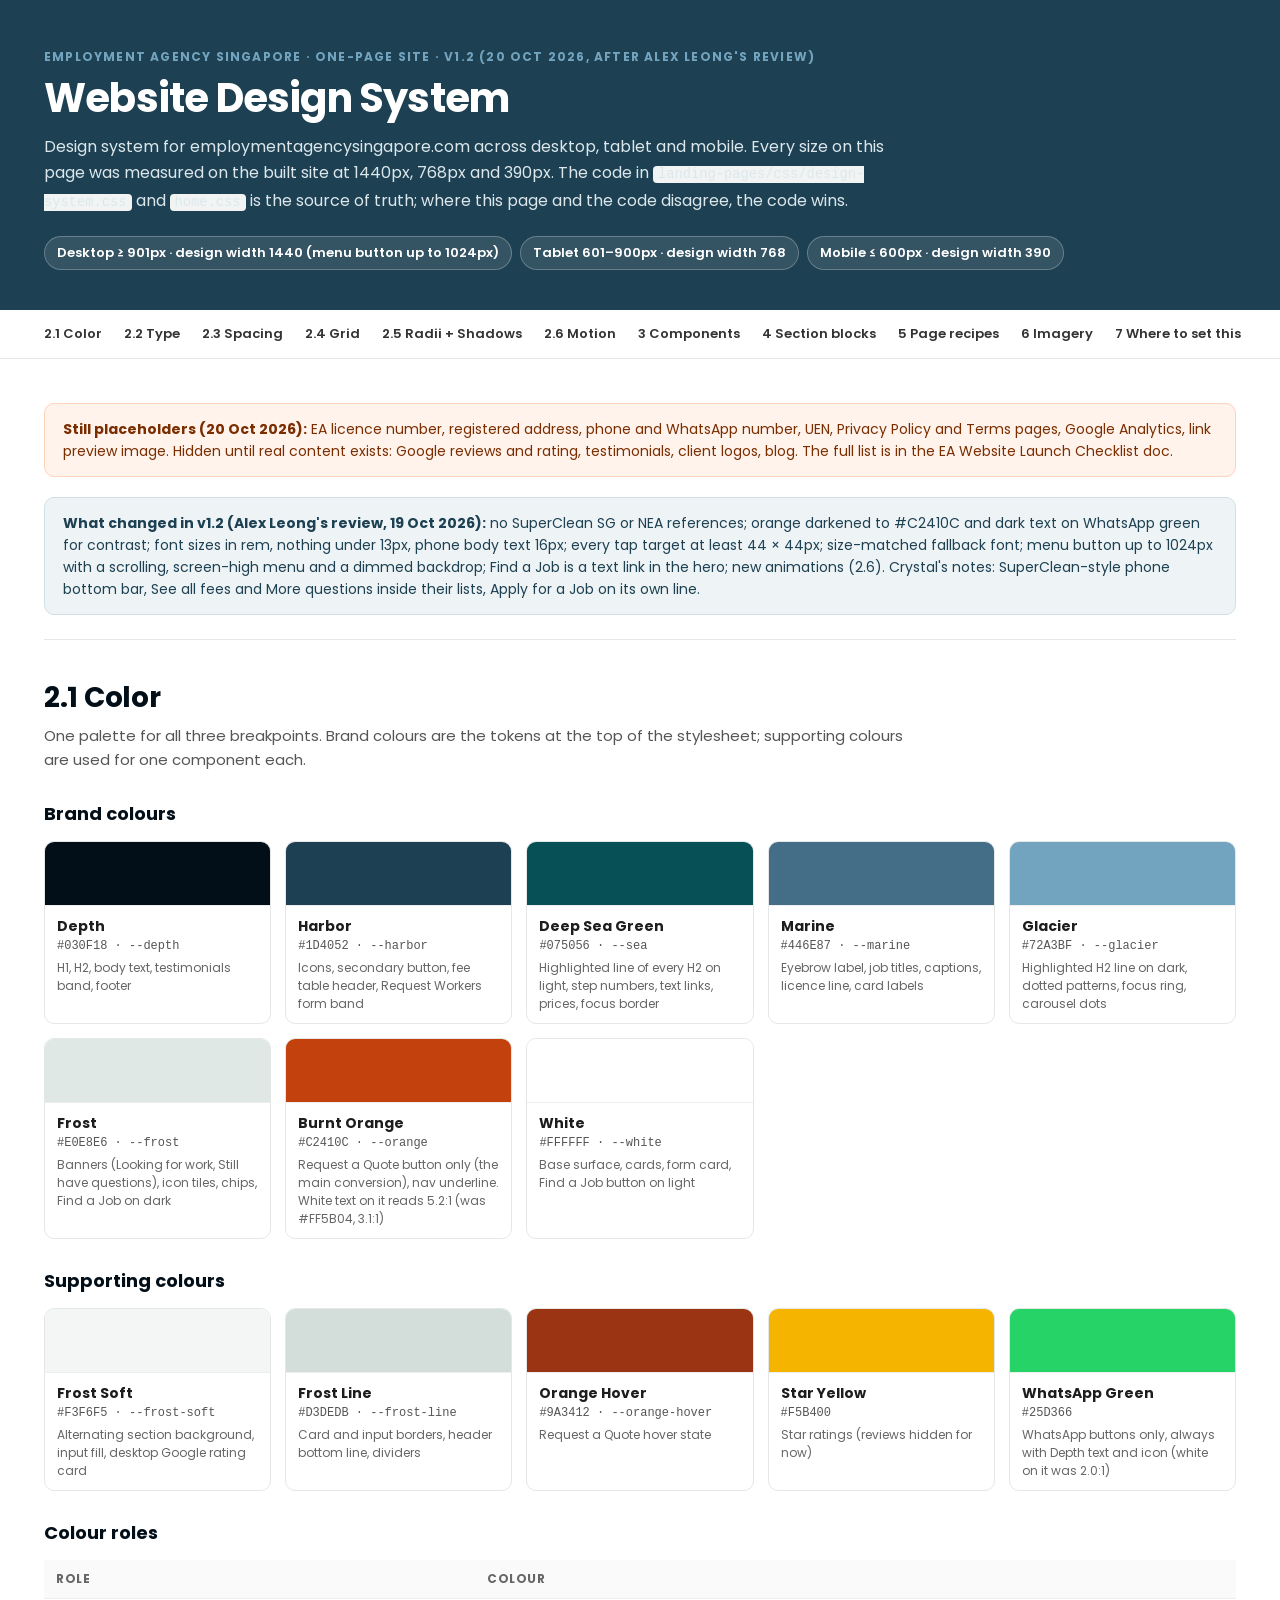
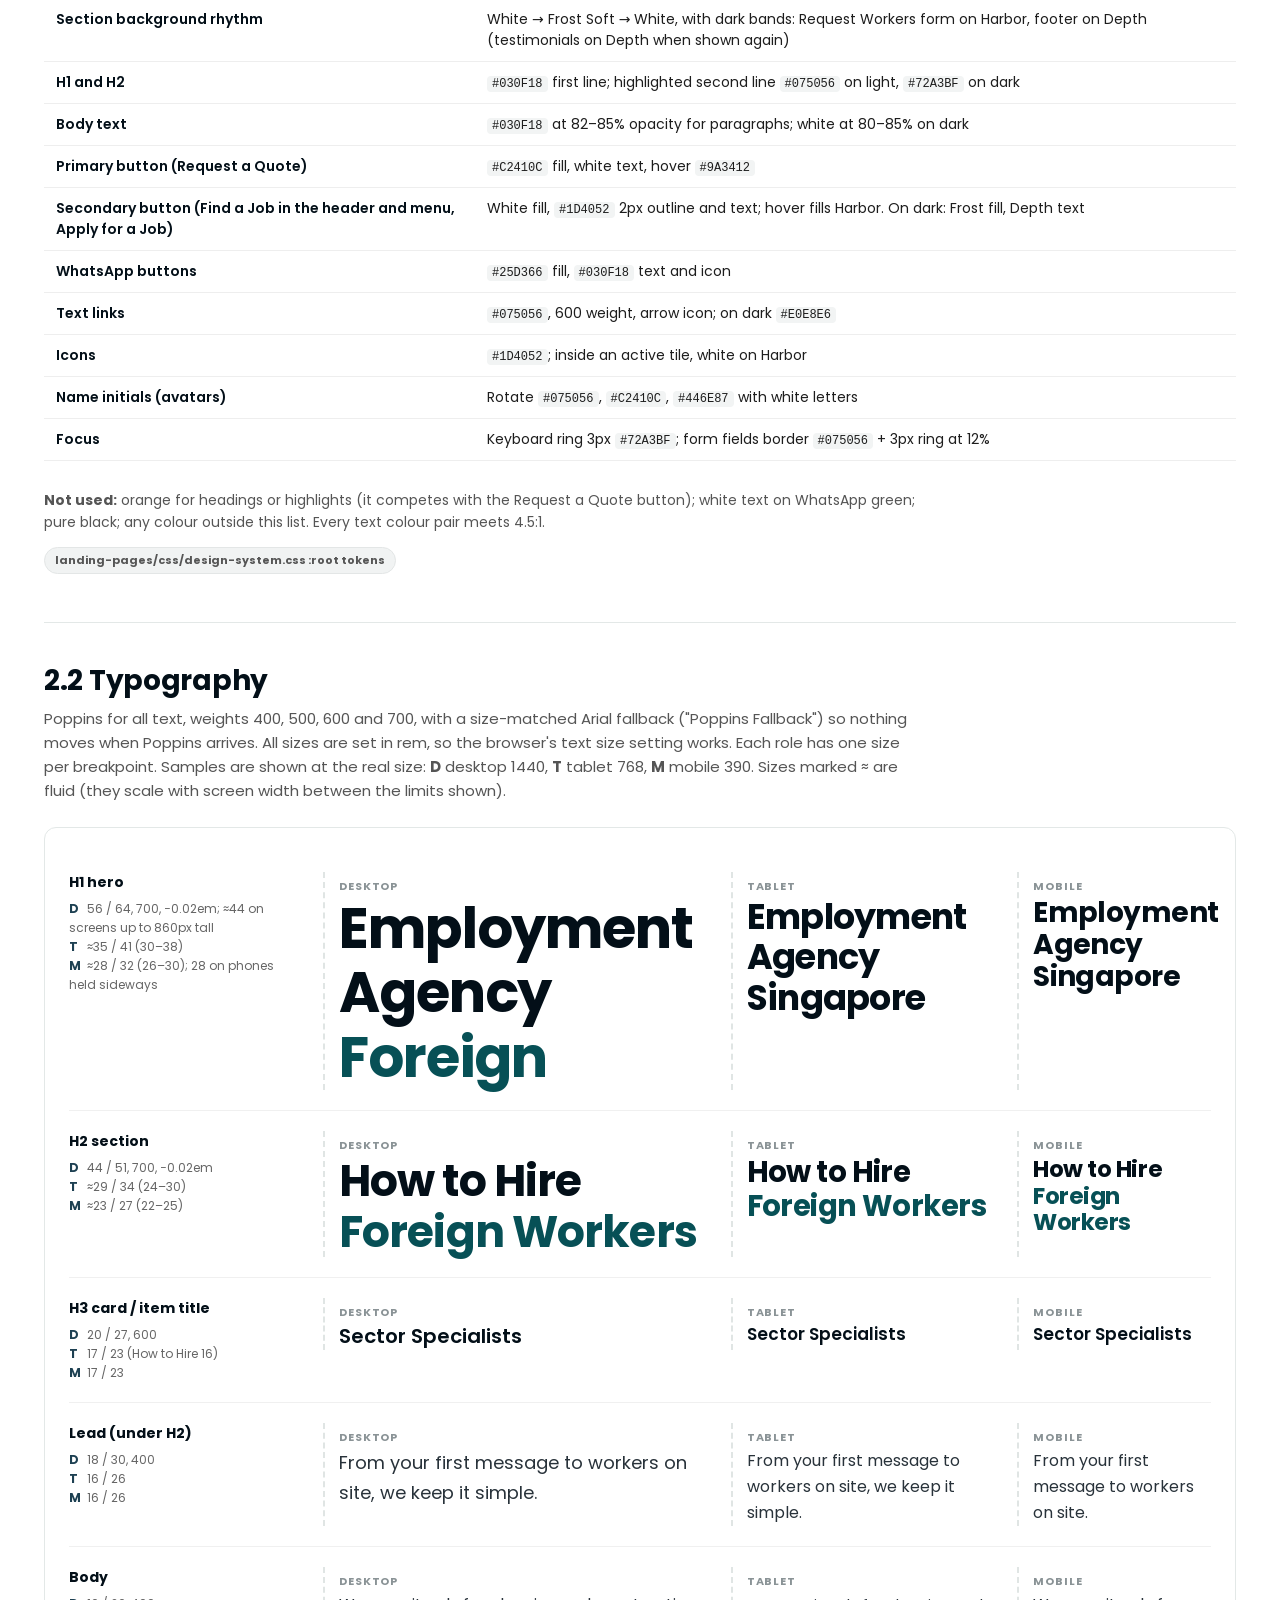
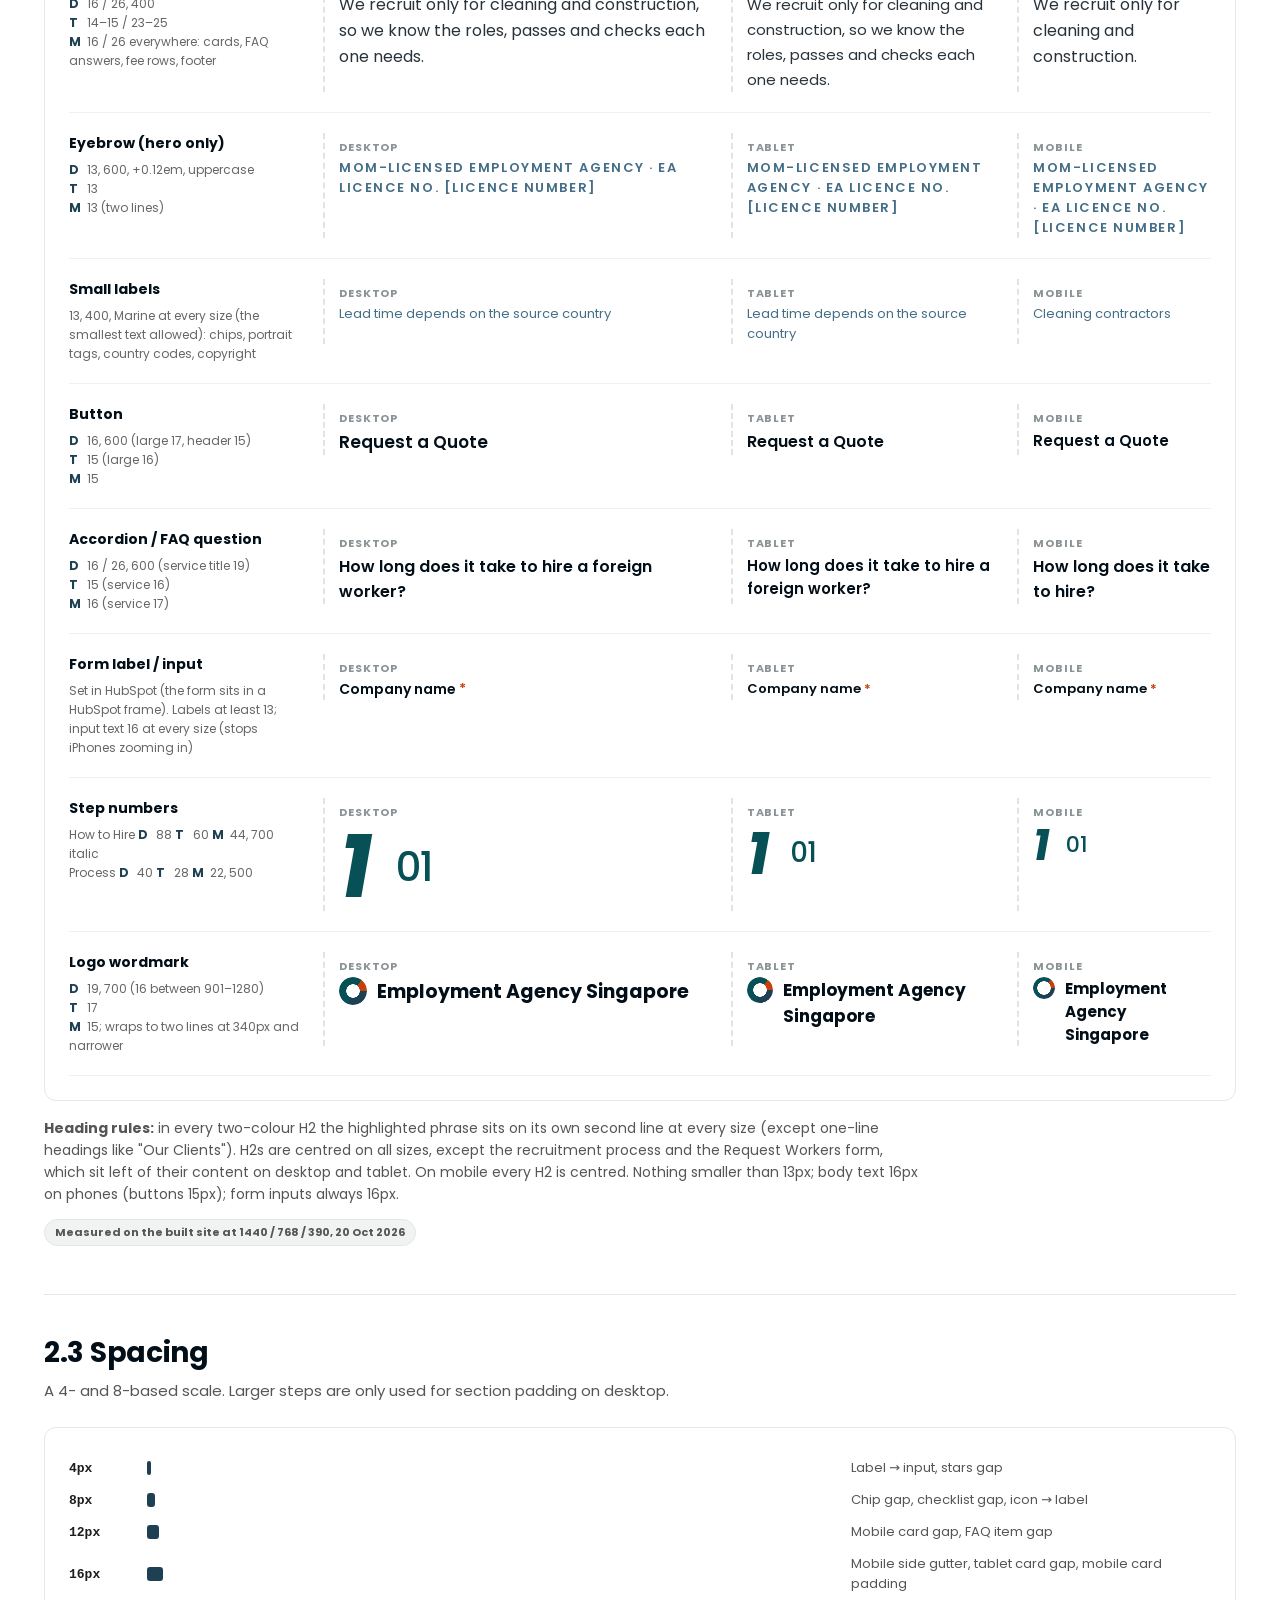
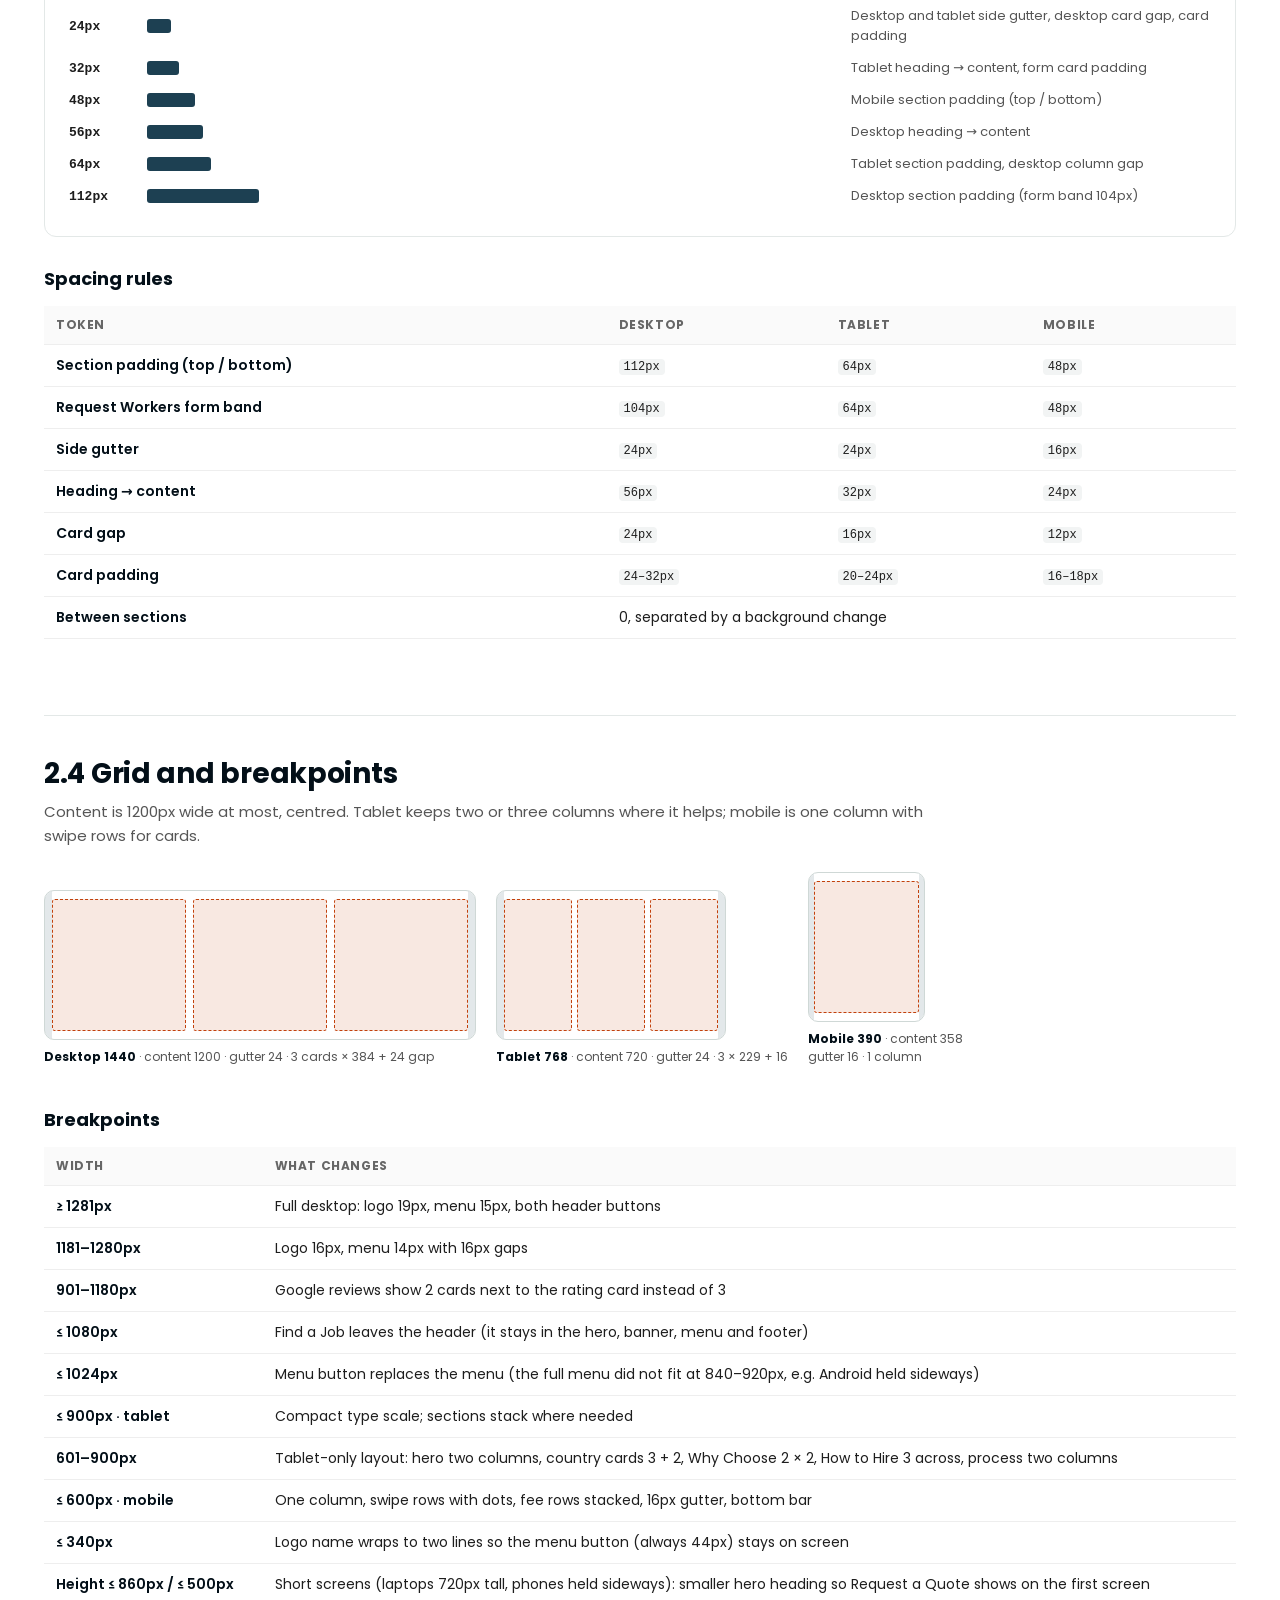
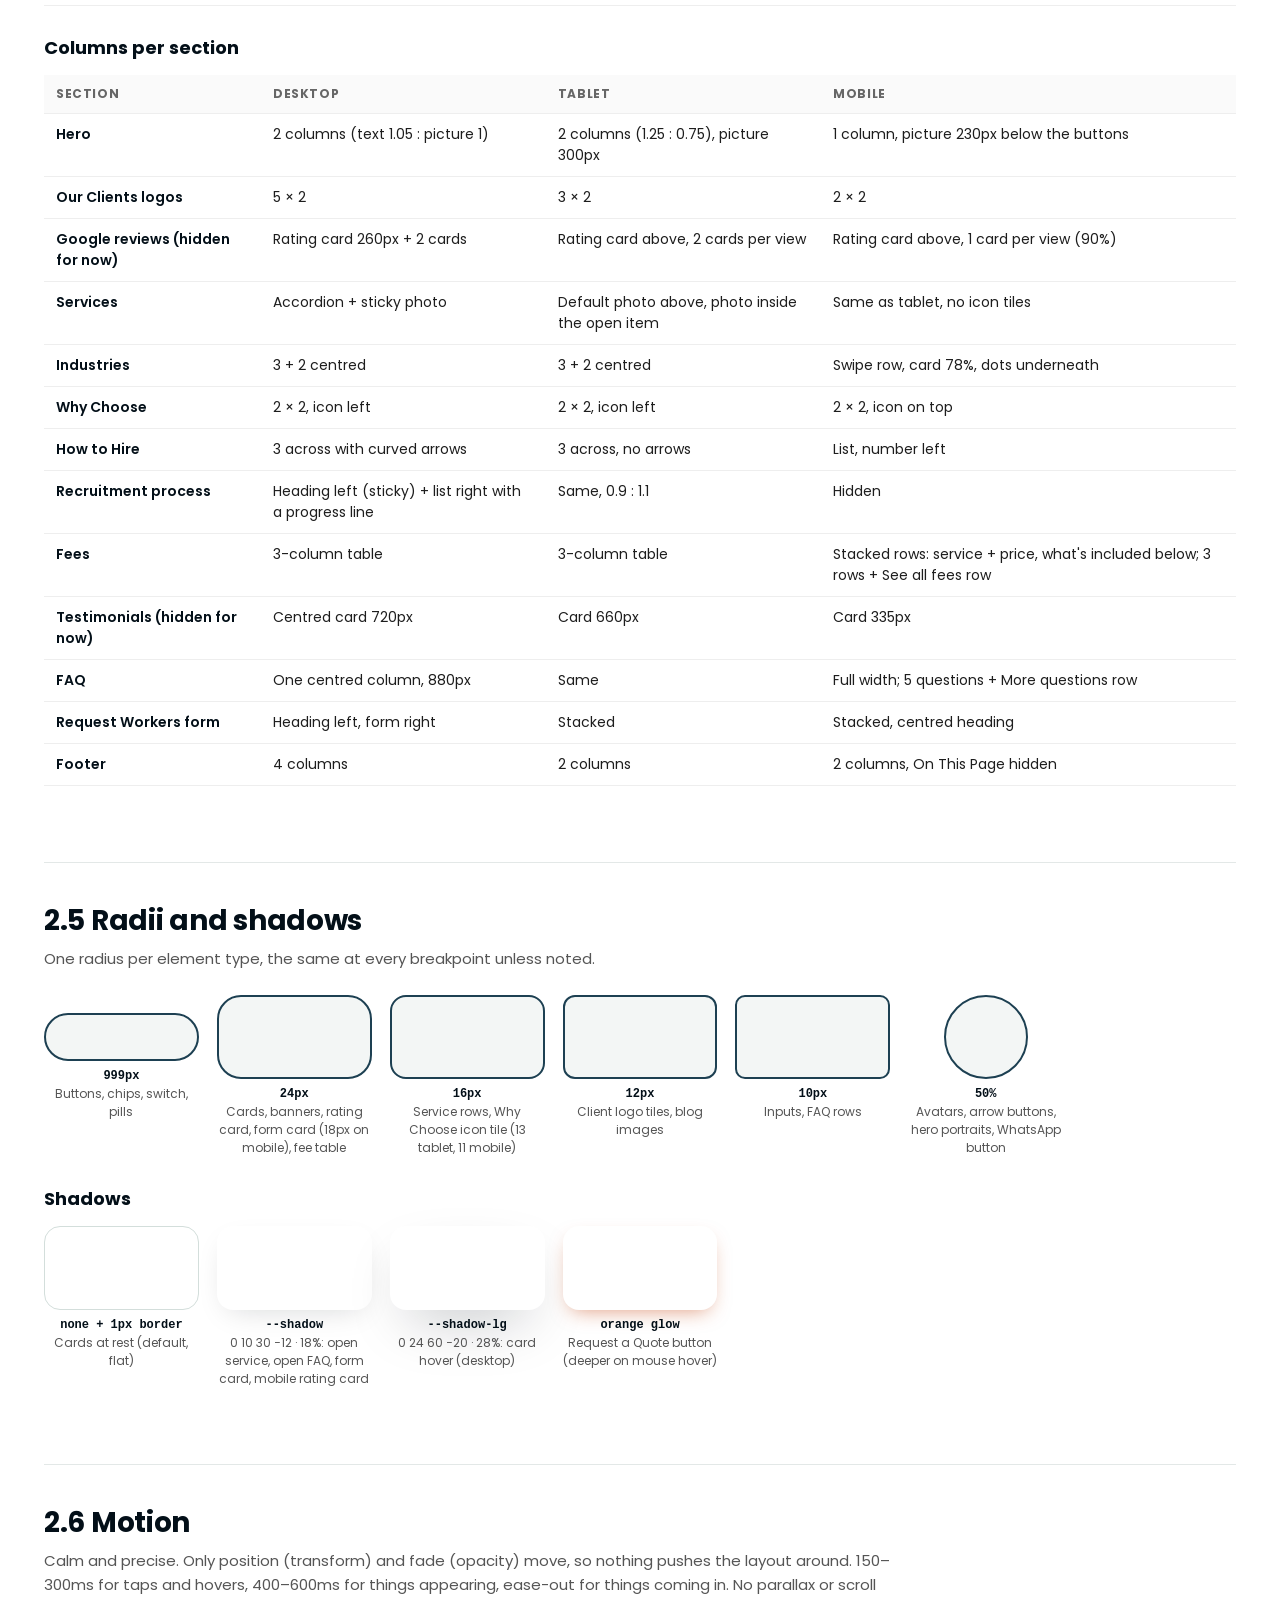
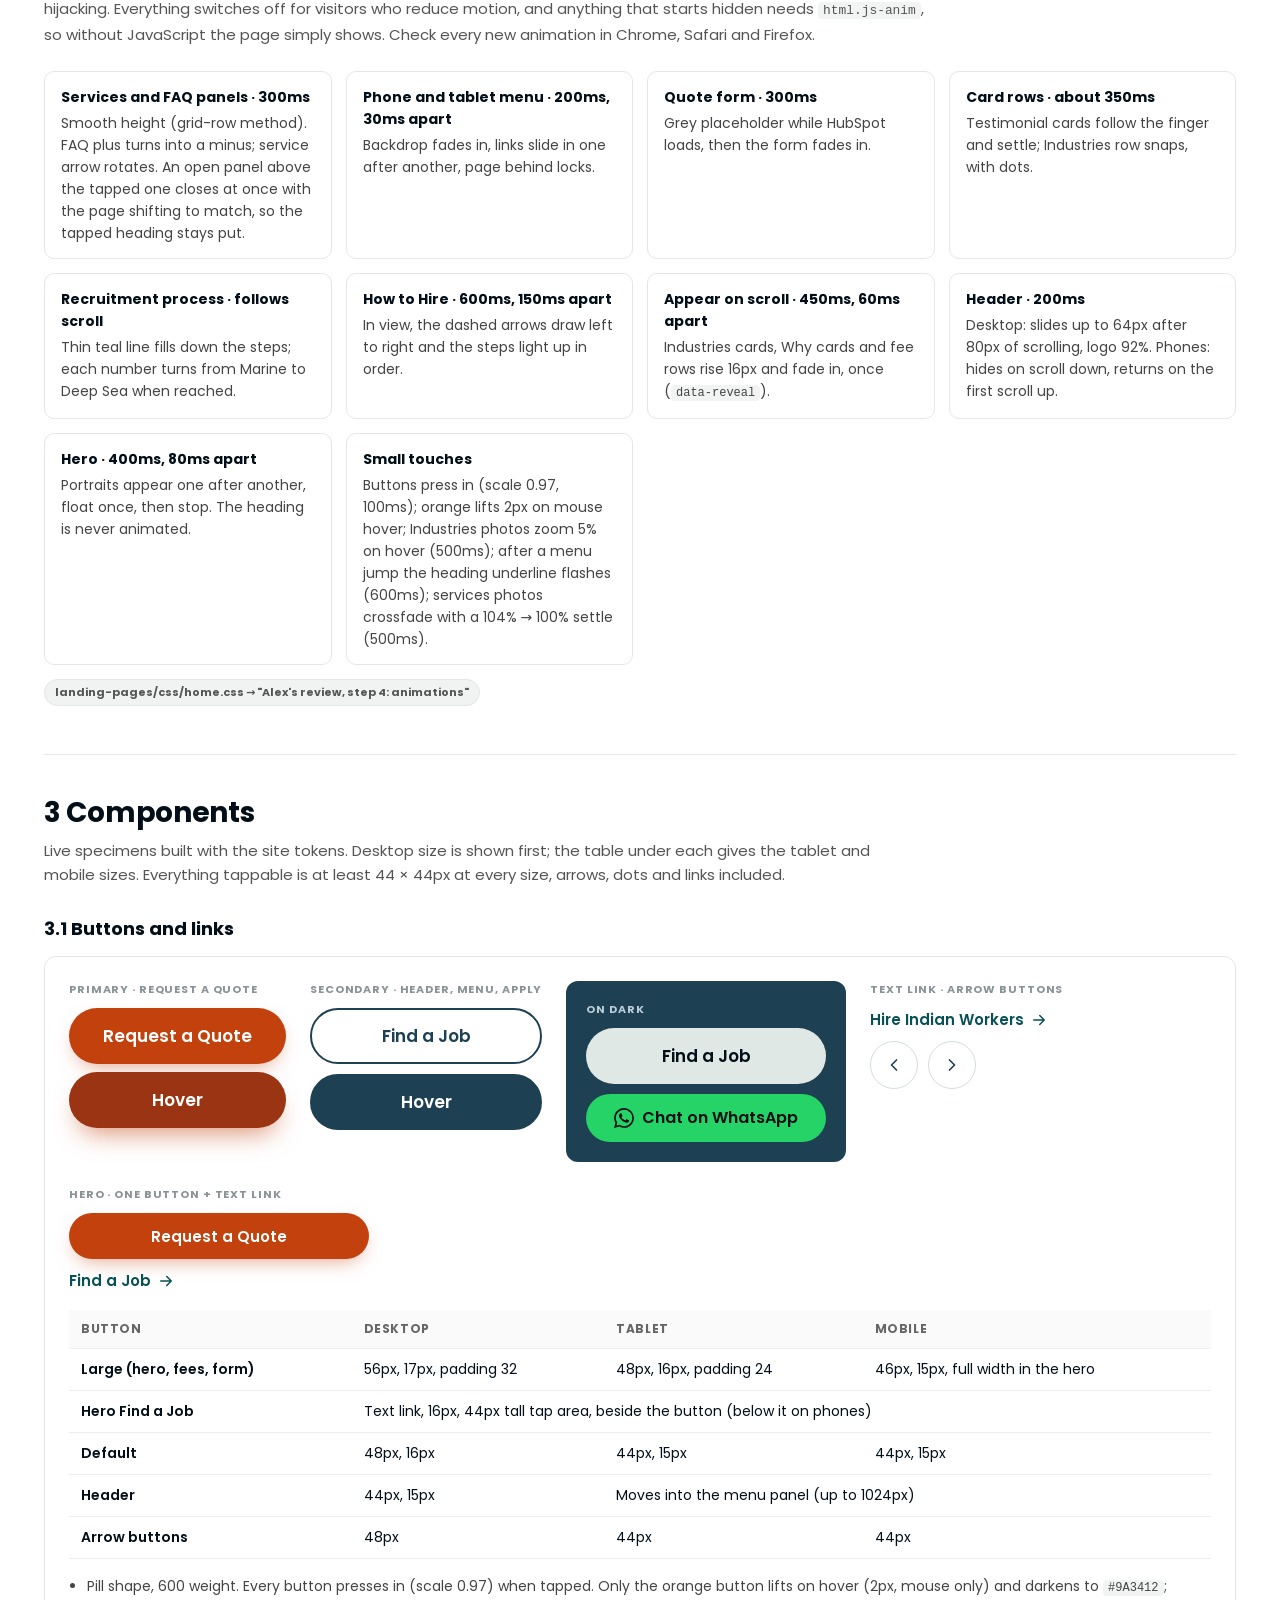
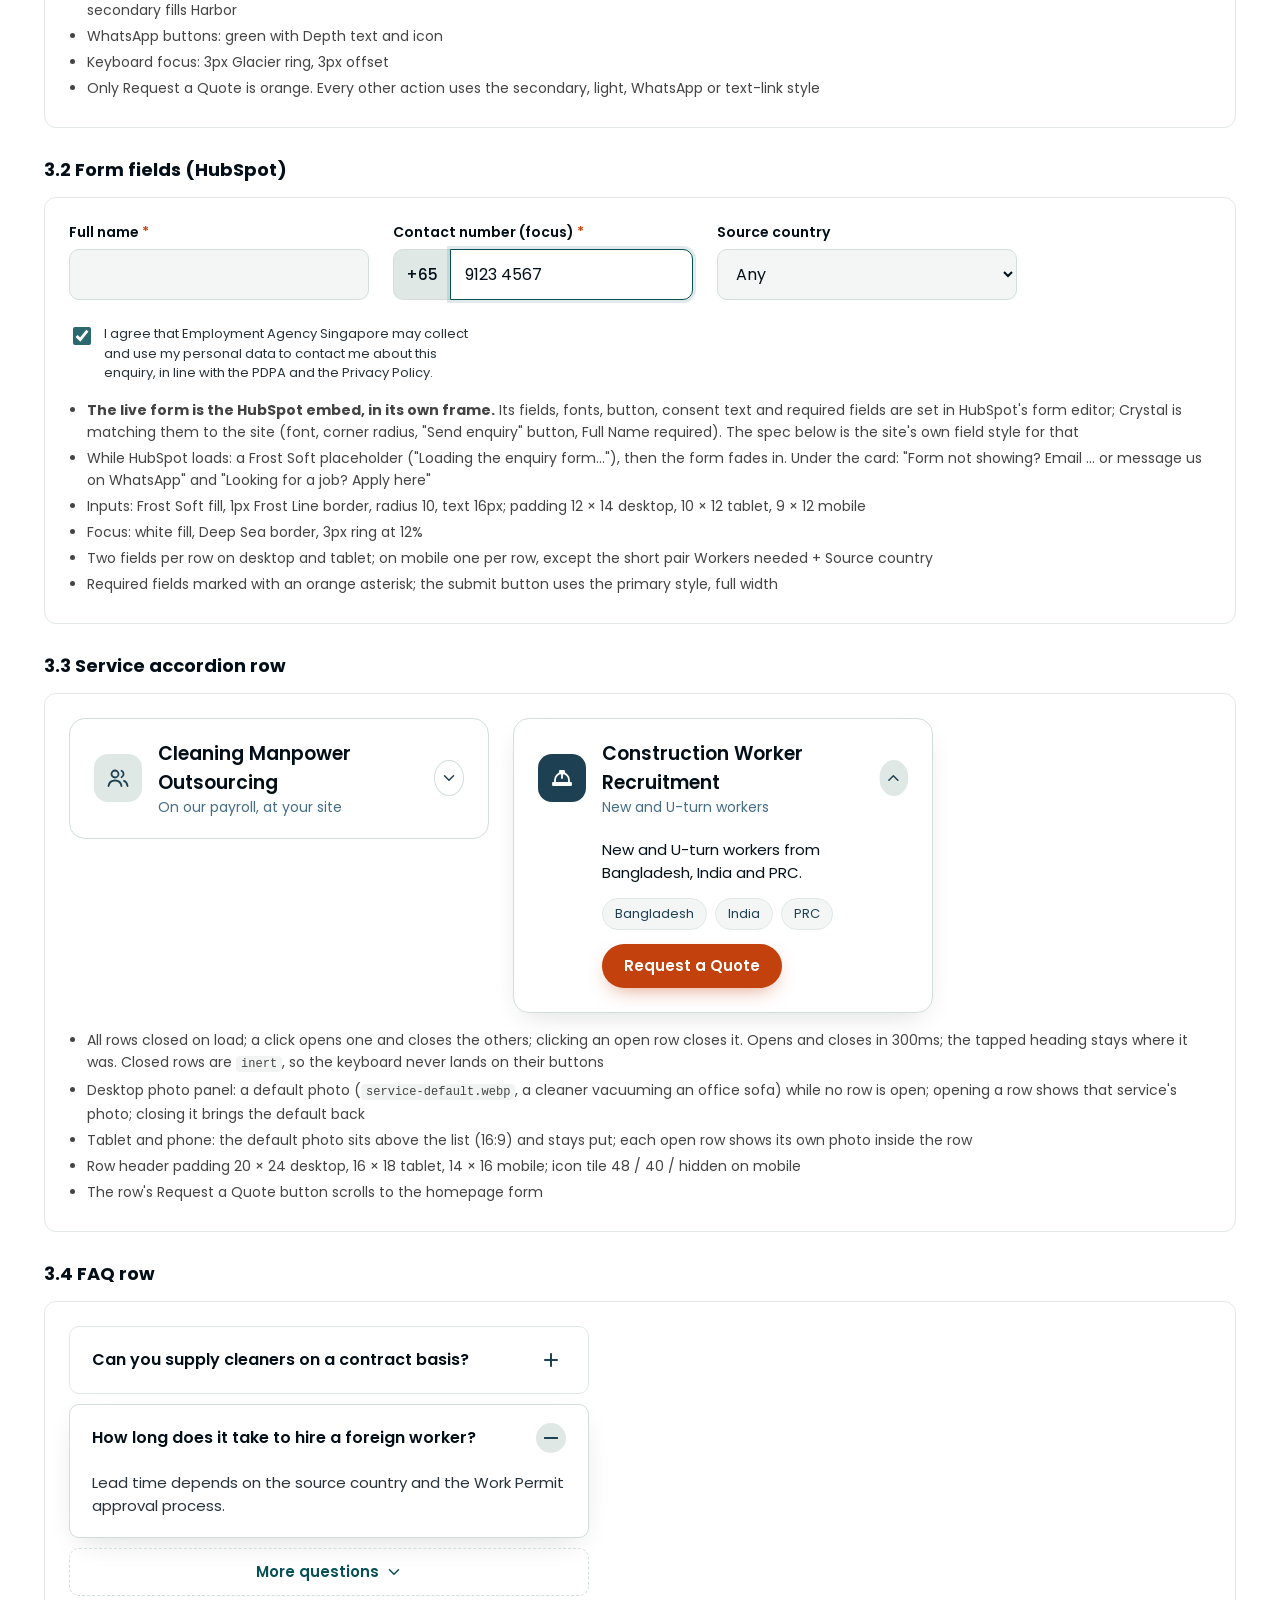
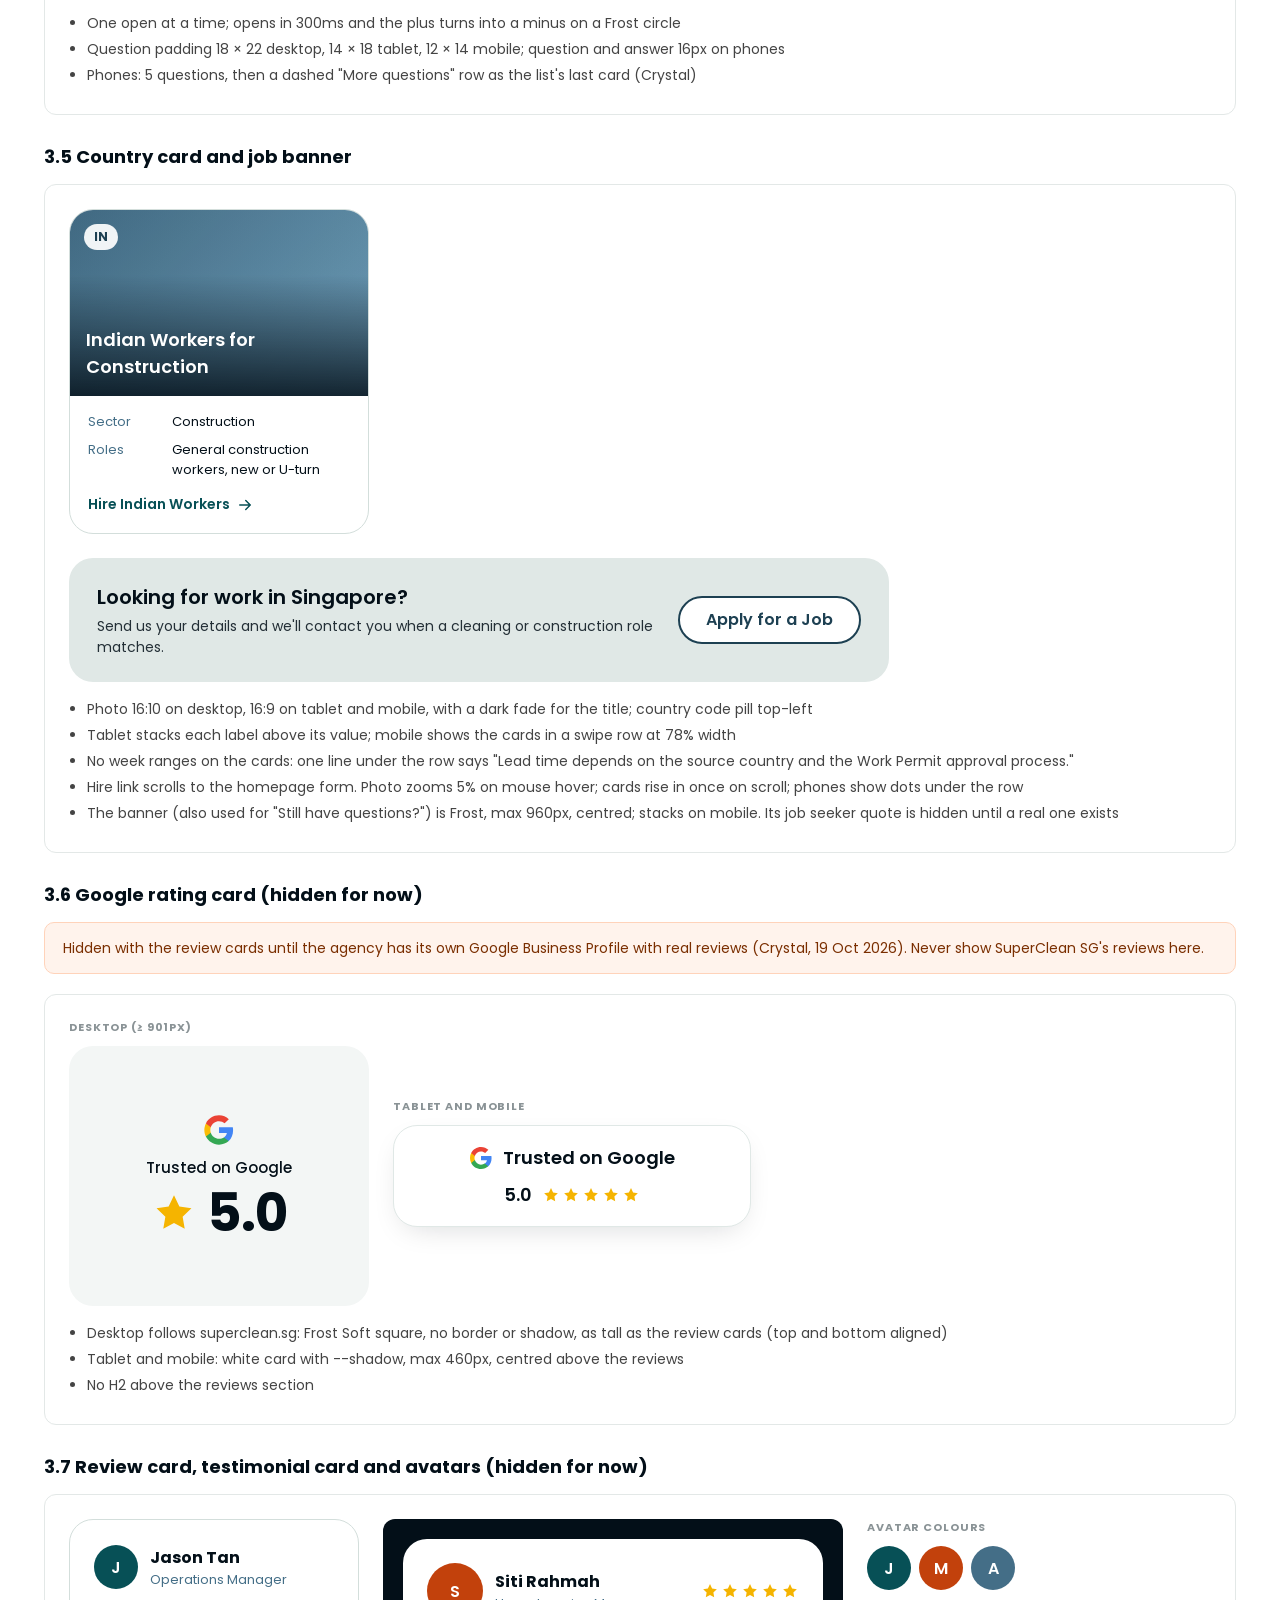
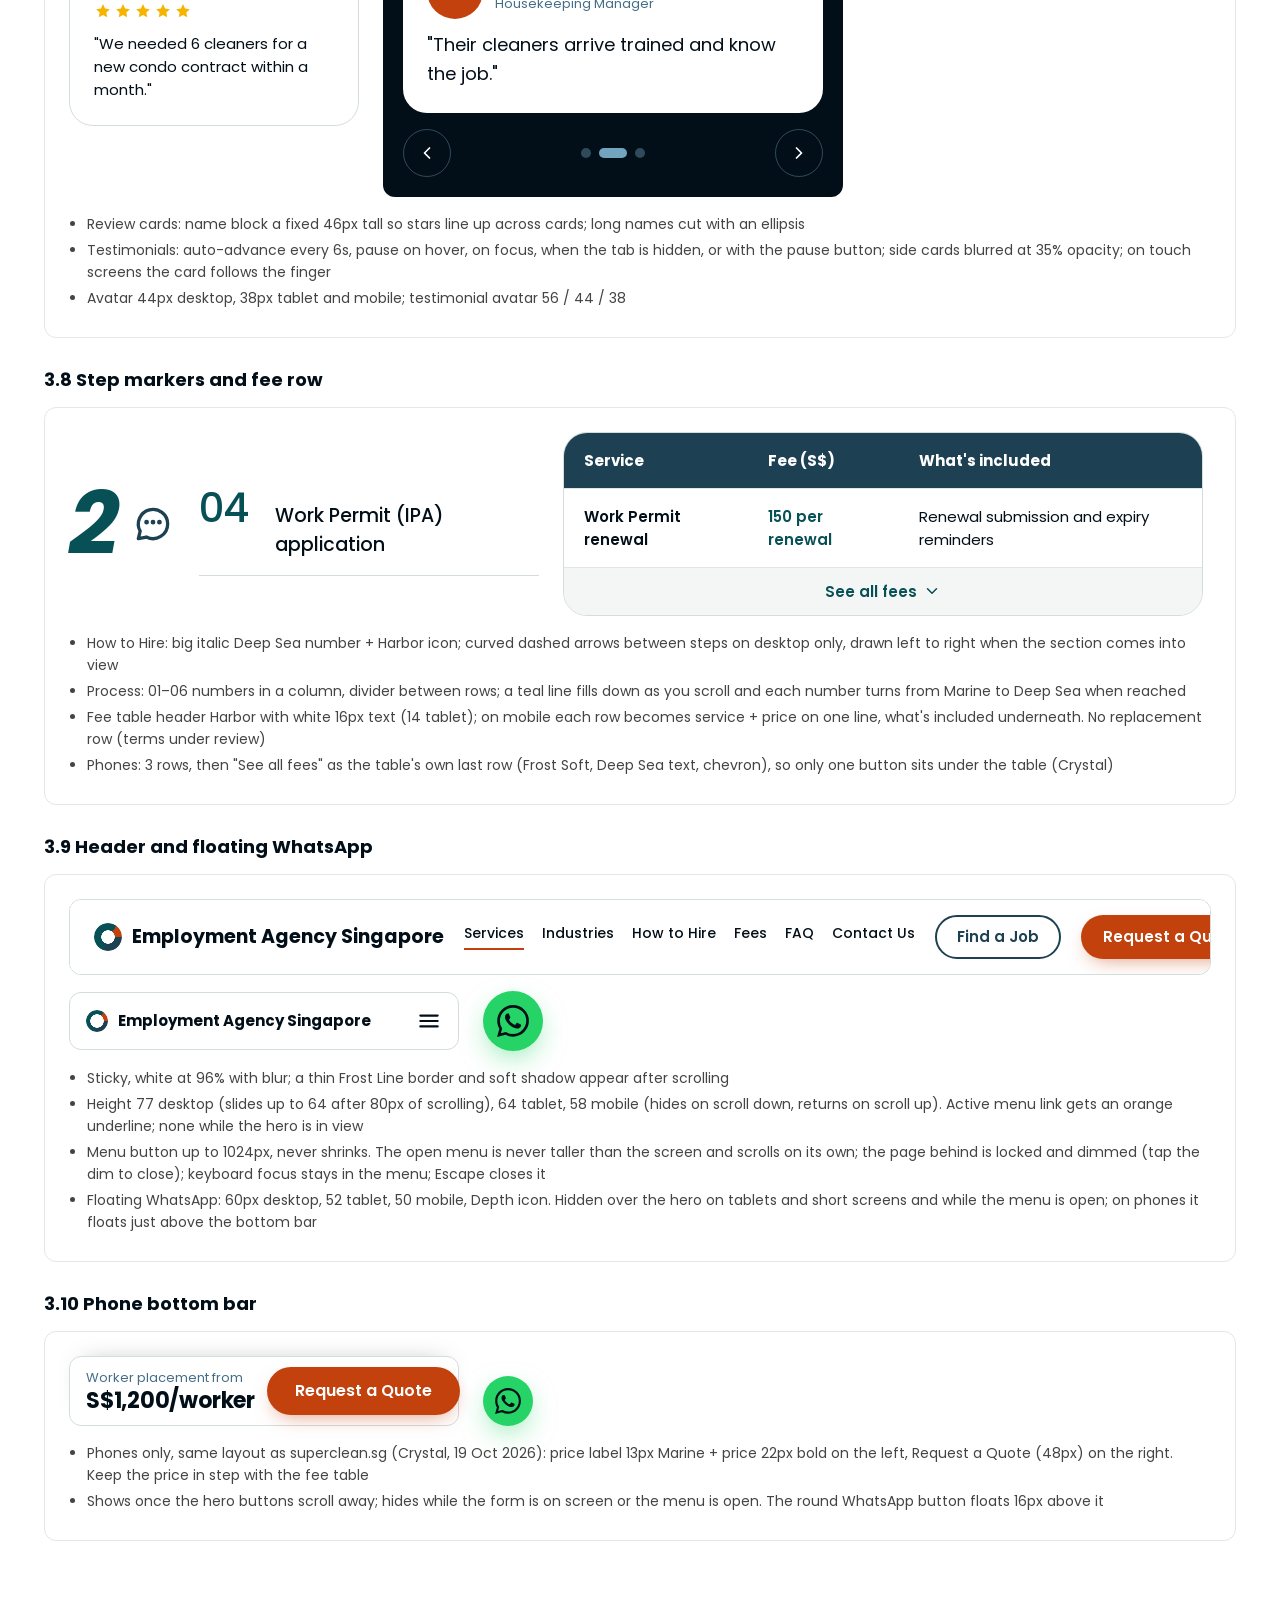
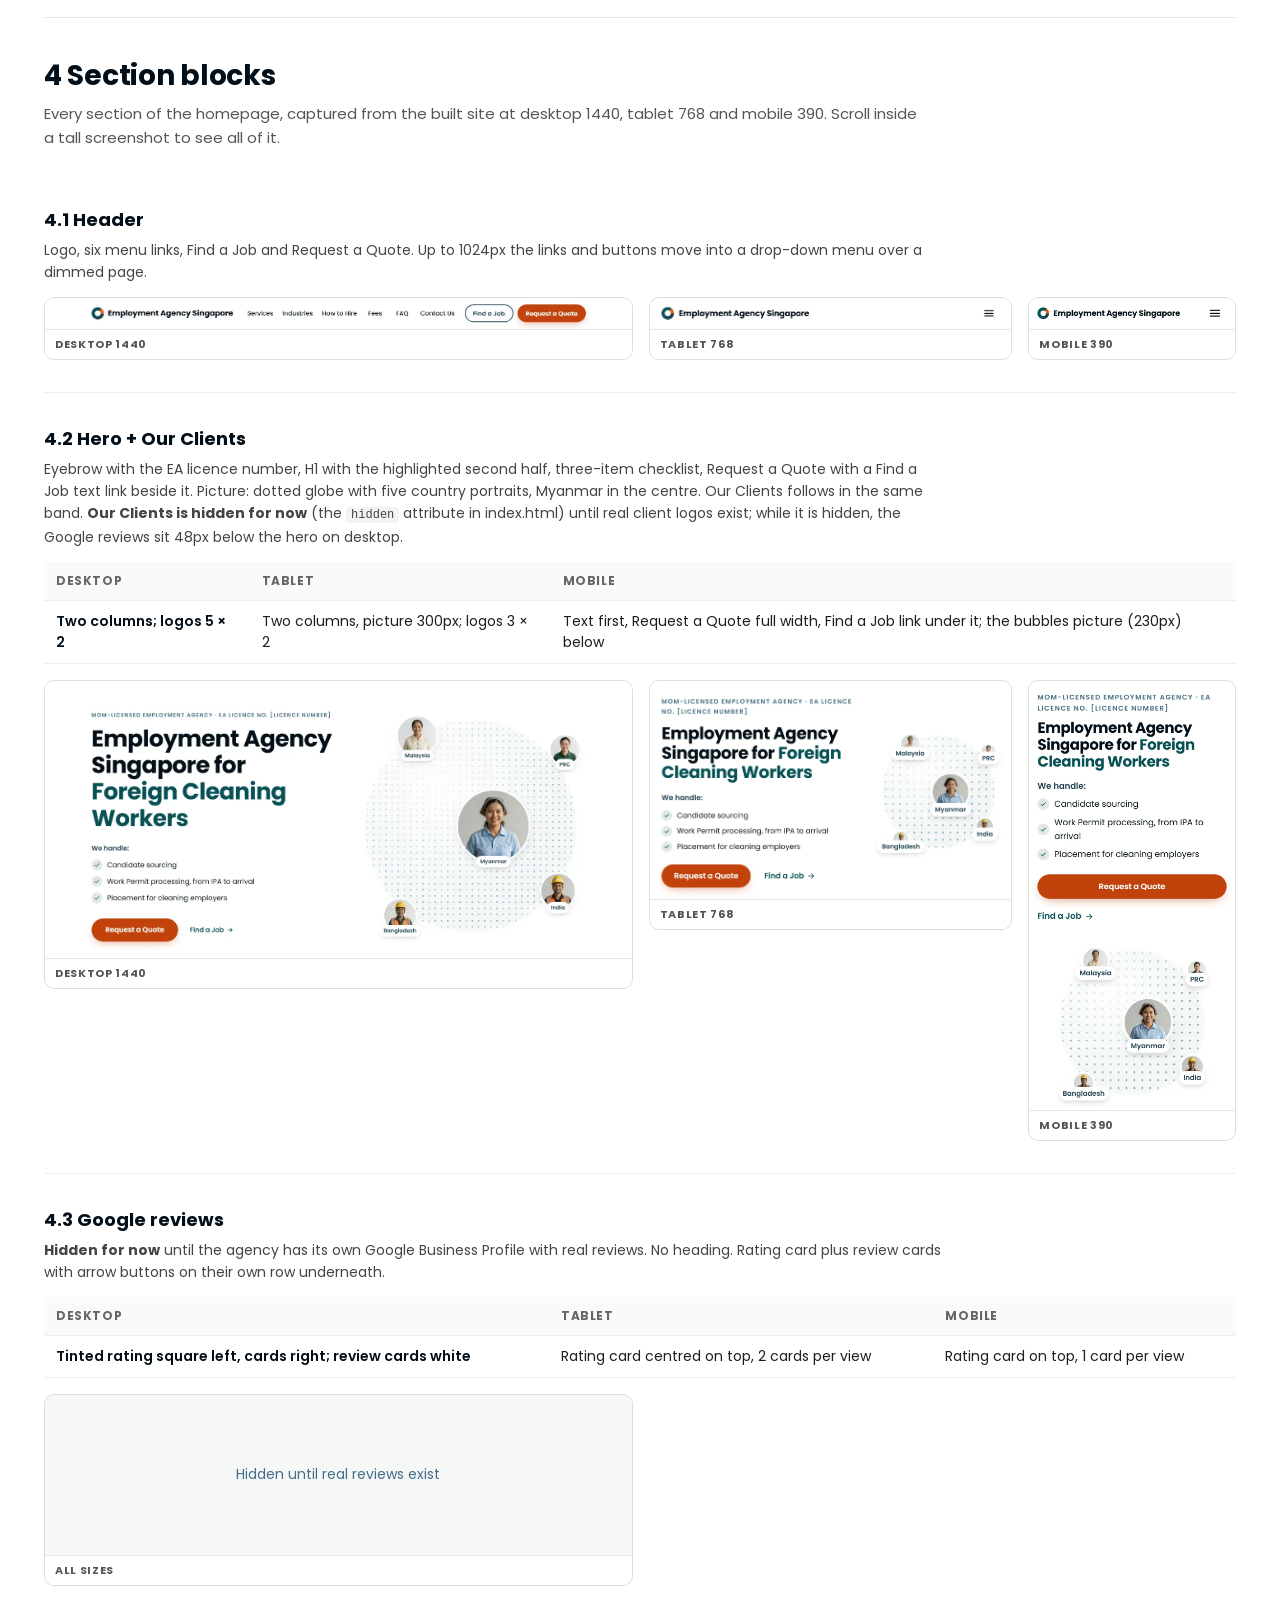
<file: process/design-system.html>
<!DOCTYPE html>
<html lang="en">
<head>
<meta charset="utf-8">
<meta name="viewport" content="width=device-width, initial-scale=1">
<title>Employment Agency Singapore Design System</title>
<link rel="preconnect" href="https://fonts.googleapis.com">
<link rel="preconnect" href="https://fonts.gstatic.com" crossorigin>
<link href="https://fonts.googleapis.com/css2?family=Poppins:wght@400;500;600;700&display=swap" rel="stylesheet">
<style>
/* ---------- Doc chrome (same layout as the SuperClean SG design-system pages) ---------- */
*{box-sizing:border-box}
[id]{scroll-margin-top:64px}
body{margin:0;font-family:Poppins,system-ui,sans-serif;color:#1d1d1d;background:#fff;-webkit-font-smoothing:antialiased}
code{font-family:ui-monospace,SFMono-Regular,Menlo,monospace;font-size:.86em;background:#f2f4f4;padding:1px 5px;border-radius:4px}
.ds-header{background:#1D4052;color:#fff}
.ds-header-inner{max-width:1240px;margin:0 auto;padding:48px 24px 40px}
.ds-kicker{margin:0 0 8px;font-size:12px;font-weight:700;letter-spacing:.1em;text-transform:uppercase;color:#72A3BF}
.ds-header h1{margin:0 0 12px;font-size:40px;line-height:48px;font-weight:700;letter-spacing:-.02em}
.lede{max-width:860px;margin:0 0 20px;font-size:16px;line-height:26px;color:#DCE7EC}
.bp-pills{display:flex;flex-wrap:wrap;gap:8px}
.bp-pills span{padding:6px 12px;border-radius:100px;font-size:13px;font-weight:600;background:rgba(255,255,255,.1);border:1px solid rgba(255,255,255,.25)}
.ds-nav{position:sticky;top:0;z-index:50;background:#fff;border-bottom:1px solid #e3e8e7}
.ds-nav-inner{max-width:1240px;margin:0 auto;padding:0 24px;display:flex;gap:22px;overflow-x:auto}
.ds-nav a{flex:none;padding:14px 0 12px;font-size:13px;font-weight:600;color:#333;text-decoration:none;border-bottom:2px solid transparent}
.ds-nav a:hover{color:#030F18;border-bottom-color:#C2410C}
main{max-width:1240px;margin:0 auto;padding:24px 24px 80px}
.ds-section{padding:40px 0 24px;border-top:1px solid #e3e8e7;margin-top:24px}
.ds-section>h2{margin:0 0 8px;font-size:28px;line-height:36px;font-weight:700;color:#030F18;letter-spacing:-.01em}
.section-note{margin:0 0 24px;max-width:880px;font-size:15px;line-height:24px;color:#555}
.ds-sub{margin:28px 0}
.ds-sub>h3{margin:0 0 14px;font-size:18px;font-weight:700;color:#030F18}
.specimen{border:1px solid #e3e8e7;border-radius:12px;padding:24px;background:#fff}
.spec-caption{margin:16px 0 0;font-size:14px;line-height:22px;color:#555;max-width:880px}
.source-label{display:inline-block;margin-top:14px;padding:4px 10px;border-radius:100px;background:#f1f3f3;border:1px solid #e3e6e6;font-size:11px;font-weight:700;color:#555}
.notice{margin:20px 0;padding:14px 18px;border-radius:10px;font-size:14px;line-height:22px}
.notice.info{background:#EEF4F6;border:1px solid #CFE0E7;color:#1D4052}
.notice.todo{background:#FFF3EC;border:1px solid #FFD3BA;color:#7A2E00}
table.ds-table{width:100%;border-collapse:collapse;font-size:14px}
.ds-table th,.ds-table td{text-align:left;padding:10px 12px;border-bottom:1px solid #eee;vertical-align:top}
.ds-table th{font-size:12px;text-transform:uppercase;letter-spacing:.05em;color:#666;background:#fafafa}
.ds-table td:first-child{font-weight:600;color:#030F18}
.table-wrap{overflow-x:auto}
.vlabel{font-size:11px;font-weight:700;color:#8a9396;text-transform:uppercase;letter-spacing:.08em}
.demo-row{display:flex;flex-wrap:wrap;gap:24px;align-items:flex-start}
.demo-col{display:flex;flex-direction:column;gap:10px}
.state-list{margin:16px 0 0;padding-left:18px;font-size:14px;line-height:22px;color:#444}
.state-list li{margin:4px 0}
/* swatches */
.swatch-grid{display:grid;grid-template-columns:repeat(auto-fill,minmax(210px,1fr));gap:14px}
.swatch{border:1px solid #e3e8e7;border-radius:10px;overflow:hidden}
.swatch .sw{height:64px;border-bottom:1px solid #eee}
.swatch .meta{padding:10px 12px}
.swatch .name{margin:0;font-size:14px;font-weight:700}
.swatch .hex{margin:2px 0 6px;font-family:ui-monospace,monospace;font-size:12px;color:#555}
.swatch .note{margin:0;font-size:12px;line-height:18px;color:#666}
/* type ramp */
.ramp-row{display:grid;grid-template-columns:230px 1fr;gap:24px;padding:20px 0;border-bottom:1px solid #f0f0f0;align-items:start}
.ramp-meta .role{display:block;font-weight:700;font-size:14px;color:#030F18}
.ramp-meta .vals{display:block;margin-top:6px;font-size:12px;line-height:19px;color:#666}
.ramp-meta .vals b{display:inline-block;width:18px;color:#1D4052}
.ramp-samples{display:grid;grid-template-columns:minmax(0,1.6fr) minmax(0,1.1fr) minmax(0,.8fr);gap:20px}
.ramp-samples>div{border-left:2px dashed #e0e5e4;padding-left:14px;min-width:0}
.ramp-samples p{margin:6px 0 0}
.ramp-samples .x-logo{white-space:normal;align-items:flex-start}
.ramp-samples .x-mark{flex:none}
/* spacing */
.space-row{display:grid;grid-template-columns:64px 1fr 360px;gap:14px;align-items:center;padding:6px 0}
.space-row .px{font-family:ui-monospace,monospace;font-size:13px;font-weight:700}
.space-row .bar{height:14px;background:#1D4052;border-radius:3px}
.space-row .use{font-size:13px;color:#555}
/* radii + shadows */
.radius-grid,.shadow-grid{display:grid;grid-template-columns:repeat(auto-fill,minmax(150px,1fr));gap:18px;text-align:center;font-size:12px;color:#555}
.radius-item .box,.shadow-item .box{height:84px;border:2px solid #1D4052;margin-bottom:8px;background:#F3F6F5}
.shadow-item .box{border:0;background:#fff;border-radius:16px}
.val{display:block;font-family:ui-monospace,monospace;font-weight:700;color:#030F18;margin-bottom:2px}
/* breakpoint frames */
.frames{display:flex;flex-wrap:wrap;gap:20px;align-items:flex-end}
.frame-box{border:1px solid #cfd8d6;border-radius:10px;position:relative;background:#fff;overflow:hidden}
.frame-box .cols{position:absolute;inset:8px var(--g);display:grid;gap:var(--gap)}
.frame-box .cols div{background:rgba(194,65,12,.12);border:1px dashed #C2410C;border-radius:3px}
.frame-box .gut{position:absolute;top:0;bottom:0;width:var(--g);background:rgba(29,64,82,.12)}
.frame-cap{margin-top:8px;font-size:12px;line-height:18px;color:#555}
.frame-cap b{color:#030F18}
/* section block galleries */
.block{padding:32px 0;border-bottom:1px solid #eee}
.block h4{margin:0 0 6px;font-size:18px;color:#030F18}
.block .lead-note{margin:0 0 14px;font-size:14px;line-height:22px;color:#444;max-width:900px}
.bp-table{margin:0 0 16px}
.gallery{display:grid;grid-template-columns:minmax(0,1.7fr) minmax(0,1.05fr) minmax(0,.6fr);gap:16px;align-items:start}
.shot{margin:0;border:1px solid #d9e0de;border-radius:10px;overflow:hidden;background:#f6f8f8}
.shot .scroll{max-height:460px;overflow-y:auto}
.shot img{display:block;width:100%;height:auto}
.shot figcaption{padding:6px 10px;font-size:11px;font-weight:700;color:#555;border-top:1px solid #e3e8e7;background:#fff;text-transform:uppercase;letter-spacing:.06em}
@media (max-width:900px){.ramp-row{grid-template-columns:1fr}.ramp-samples{grid-template-columns:1fr}.gallery{grid-template-columns:1fr}.space-row{grid-template-columns:52px 1fr}.space-row .use{grid-column:1/-1}}

/* =================================================================
   SITE TOKENS (copied from landing-pages/css/design-system.css :root)
   ================================================================= */
:root{
  --depth:#030f18; --harbor:#1d4052; --marine:#446e87; --glacier:#72a3bf; --frost:#e0e8e6; --sea:#075056; --orange:#c2410c; --white:#fff;
  --orange-hover:#9a3412; --frost-soft:#f3f6f5; --frost-line:#d3dedb; --star:#f5b400; --wa:#25d366;
  --radius-sm:10px; --radius:16px; --radius-lg:24px;
  --shadow:0 10px 30px -12px rgba(3,15,24,.18); --shadow-lg:0 24px 60px -20px rgba(3,15,24,.28);
}
/* ---------- Specimens: built with the site tokens ---------- */
.x{font-family:Poppins,sans-serif;color:var(--depth)}
.x p{margin:0}
.x-h1{font-weight:700;letter-spacing:-.02em;color:var(--depth);line-height:1.15}
.x-h2{font-weight:700;letter-spacing:-.02em;color:var(--depth);line-height:1.15}
.x-h3{font-weight:600;color:var(--depth);line-height:1.35}
.x-accent{color:var(--sea);display:block}
.x-eyebrow{font-weight:600;letter-spacing:.12em;text-transform:uppercase;color:var(--marine)}
.x-small{color:var(--marine)}
.x-btn{white-space:nowrap;display:inline-flex;align-items:center;justify-content:center;gap:8px;border-radius:999px;font:600 16px/1 Poppins,sans-serif;border:2px solid transparent;padding:0 26px;min-height:48px;text-decoration:none;cursor:pointer;transition:background .2s,color .2s,transform .2s}
.x-btn:active{transform:scale(.97)}
.x-btn:focus-visible{outline:3px solid var(--glacier);outline-offset:3px}
.x-btn.lg{min-height:56px;padding:0 32px;font-size:17px}
.x-btn.sm{min-height:44px;padding:0 20px;font-size:15px}
.x-btn.m{min-height:46px;font-size:15px;width:100%}
.x-primary{background:var(--orange);color:#fff;box-shadow:0 8px 20px -8px rgba(194,65,12,.55)}
.x-primary.is-hover{transform:translateY(-2px);box-shadow:0 14px 26px -10px rgba(194,65,12,.6)}
.x-primary:hover,.x-primary.is-hover{background:var(--orange-hover)}
.x-secondary{background:#fff;color:var(--harbor);border-color:var(--harbor)}
.x-secondary:hover,.x-secondary.is-hover{background:var(--harbor);color:#fff}
.x-light{background:var(--frost);color:var(--depth)}
.x-wa{background:var(--wa);color:var(--depth)}
.x-link{display:inline-flex;align-items:center;gap:6px;font-weight:600;color:var(--sea);text-decoration:none;font-size:15px}
.x-round{width:48px;height:48px;flex:none;border-radius:50%;display:grid;place-items:center;background:#fff;color:var(--harbor);border:1px solid var(--frost-line)}
.x-round.dark{background:transparent;color:#fff;border-color:rgba(114,163,191,.4)}
.x-field{display:grid;gap:6px;width:300px;max-width:100%}
.x-field label{font-size:14px;font-weight:600}
.x-field .req{color:var(--orange)}
.x-input{width:100%;font:400 16px Poppins,sans-serif;padding:12px 14px;border:1px solid var(--frost-line);border-radius:10px;background:var(--frost-soft);color:var(--depth)}
.x-input.focus{outline:none;border-color:var(--sea);background:#fff;box-shadow:0 0 0 3px rgba(7,80,86,.12)}
.x-phone{display:flex}.x-phone span{display:grid;place-items:center;padding:0 12px;border:1px solid var(--frost-line);border-right:0;border-radius:10px 0 0 10px;background:var(--frost);font-size:15px;font-weight:500}
.x-phone .x-input{border-radius:0 10px 10px 0}
.x-consent{display:flex;gap:10px;font-size:13px;line-height:1.5;max-width:420px;opacity:.85}
.x-consent input{width:18px;height:18px;accent-color:var(--sea);flex:none}
.x-chip{display:inline-block;font-size:13px;padding:5px 12px;border-radius:999px;background:var(--frost-soft);border:1px solid var(--frost);color:var(--harbor)}
.x-svc{width:420px;max-width:100%;border:1px solid var(--frost-line);border-radius:16px;background:rgba(255,255,255,.55)}
.x-svc.open{background:#fff;box-shadow:var(--shadow)}
.x-svc-head{display:flex;align-items:center;gap:16px;padding:20px 24px}
.x-svc-ico{width:48px;height:48px;border-radius:14px;display:grid;place-items:center;background:var(--frost);color:var(--harbor);flex:none}
.x-svc.open .x-svc-ico{background:var(--harbor);color:#fff}
.x-svc-t strong{display:block;font-size:19px;font-weight:600}.x-svc-t small{display:block;font-size:14px;color:var(--marine)}
.x-chev{margin-left:auto;width:36px;height:36px;border-radius:50%;display:grid;place-items:center;border:1px solid var(--frost-line);background:#fff;color:var(--harbor)}
.x-svc.open .x-chev{transform:rotate(180deg);background:var(--frost);border-color:transparent}
.x-svc-body{padding:0 24px 24px 88px;display:grid;gap:14px;font-size:15px}
.x-faq{width:520px;max-width:100%;border:1px solid var(--frost);border-radius:10px;background:#fff}
.x-faq.open{border-color:var(--frost-line);box-shadow:var(--shadow)}
.x-faq-q{display:flex;justify-content:space-between;align-items:center;gap:16px;padding:18px 22px;font-weight:600}
.x-faq-ico{width:30px;height:30px;border-radius:50%;display:grid;place-items:center;color:var(--harbor)}
.x-faq.open .x-faq-ico{background:var(--frost)}
.x-bars{display:grid;place-items:center}.x-bars::before,.x-bars::after{content:"";grid-area:1/1;width:14px;height:2px;border-radius:2px;background:currentColor}.x-bars::after{transform:rotate(90deg)}.x-faq.open .x-bars::after{transform:none}
.x-more{width:520px;max-width:100%;min-height:48px;display:flex;align-items:center;justify-content:center;gap:6px;border:1px dashed var(--frost-line);border-radius:10px;color:var(--sea);font-weight:600;font-size:15px}
.x-faq-a{padding:0 22px 20px;font-size:15px;opacity:.85}
.x-country{width:300px;max-width:100%;border:1px solid var(--frost-line);border-radius:24px;overflow:hidden;background:#fff}
.x-country .ph{aspect-ratio:16/10;position:relative;display:flex;align-items:flex-end;padding:16px;background:linear-gradient(to top,rgba(3,15,24,.85),rgba(3,15,24,.05) 65%),linear-gradient(135deg,var(--marine),var(--glacier))}
.x-country .code{position:absolute;top:14px;left:14px;font-size:12px;font-weight:700;background:rgba(255,255,255,.92);color:var(--harbor);padding:4px 10px;border-radius:999px}
.x-country h5{margin:0;color:#fff;font-size:18px;font-weight:600}
.x-country dl{margin:0;padding:16px 18px 4px;display:grid;gap:8px;font-size:13px}
.x-country dl div{display:grid;grid-template-columns:76px 1fr;gap:8px}.x-country dt{color:var(--marine)}.x-country dd{margin:0}
.x-country .x-link{margin:10px 18px 18px;font-size:14px}
.x-rating-d{width:300px;min-height:260px;border-radius:24px;background:var(--frost-soft);display:flex;flex-direction:column;align-items:center;justify-content:center;gap:8px}
.x-rating-d .t{font-size:15px;font-weight:500;display:flex;flex-direction:column;align-items:center;gap:10px}
.x-rating-d .s{display:flex;align-items:center;gap:10px;font-size:52px;font-weight:700;letter-spacing:-.02em;line-height:1}
.x-rating-m{width:358px;max-width:100%;border-radius:24px;background:#fff;border:1px solid var(--frost);box-shadow:var(--shadow);padding:18px 16px;display:flex;flex-direction:column;align-items:center;gap:10px}
.x-rating-m .t{display:flex;align-items:center;gap:10px;font-size:18px;font-weight:600}
.x-rating-m .s{display:flex;align-items:center;gap:10px;font-size:18px;font-weight:600}
.x-stars{display:flex;gap:2px;color:var(--star)}
.x-review{width:290px;max-width:100%;border:1px solid var(--frost-line);border-radius:24px;background:#fff;padding:24px;display:flex;flex-direction:column;gap:12px}
.x-review header{display:flex;align-items:center;gap:12px;min-height:46px}
.x-review strong{display:block;font-size:16px}.x-review small{display:block;font-size:13px;color:var(--marine)}
.x-avatar{width:44px;height:44px;border-radius:50%;display:grid;place-items:center;font-weight:600;color:#fff;flex:none}
.x-step{display:flex;align-items:center;gap:12px}
.x-step b{font-size:88px;font-weight:700;font-style:italic;line-height:1;color:var(--sea)}
.x-pnum{font-size:40px;font-weight:500;letter-spacing:-.02em;color:var(--sea);line-height:1}
.x-fee{width:640px;max-width:100%;border:1px solid var(--frost-line);border-radius:24px;overflow:hidden;font-size:15px}
.x-fee table{width:100%;border-collapse:collapse}
.x-fee th,.x-fee td{padding:16px 20px;text-align:left;vertical-align:top;border-top:1px solid var(--frost)}
.x-fee thead th{background:var(--harbor);color:#fff;font-size:15px;border-top:0}
.x-fee td:nth-child(2){color:var(--sea);font-weight:600}
.x-pill{white-space:nowrap;display:inline-block;background:var(--sea);color:#fff;font-size:13px;padding:3px 12px;border-radius:999px}
.x-header{display:flex;align-items:center;gap:20px;overflow-x:auto;height:76px;padding:0 24px;background:#fff;border:1px solid var(--frost-line);border-radius:12px}
.x-logo{display:inline-flex;align-items:center;gap:10px;font-weight:700;font-size:19px;white-space:nowrap}
.x-mark{width:28px;height:28px;border-radius:50%;background:conic-gradient(from 200deg,var(--sea) 0 55%,var(--orange) 55% 70%,var(--harbor) 70% 100%);-webkit-mask:radial-gradient(circle,transparent 6.5px,#000 7px);mask:radial-gradient(circle,transparent 6.5px,#000 7px)}
.x-nav{display:flex;gap:18px;margin-left:auto;font-size:14px;font-weight:500;white-space:nowrap}
.x-nav span:first-child{border-bottom:2px solid var(--orange);padding-bottom:4px}
.x-seg{display:grid;grid-template-columns:1fr 1fr;gap:4px;padding:4px;border-radius:999px;background:var(--frost);width:360px;max-width:100%}
.x-seg span{min-height:44px;border-radius:999px;display:grid;place-items:center;font-size:14px;font-weight:600;color:var(--harbor)}
.x-seg span.on{background:#fff;color:var(--depth);box-shadow:0 2px 10px -4px rgba(3,15,24,.3)}
.x-banner{width:100%;max-width:820px;display:flex;align-items:center;justify-content:space-between;gap:24px;padding:24px 28px;border-radius:24px;background:var(--frost)}
.x-banner h5{margin:0 0 4px;font-size:20px;font-weight:600}
.x-banner p{font-size:14px;opacity:.85}
.x-waf{width:60px;height:60px;border-radius:50%;background:var(--wa);display:grid;place-items:center;color:var(--depth);box-shadow:0 10px 28px -6px rgba(37,211,102,.55)}
.dark-stage{background:var(--harbor);padding:20px;border-radius:12px}
.x-bar{width:390px;max-width:100%;display:flex;align-items:center;justify-content:space-between;gap:12px;padding:10px 16px;background:#fff;border:1px solid var(--frost-line);border-radius:12px;box-shadow:0 -8px 24px -16px rgba(3,15,24,.35)}
.x-bar span{display:block;font-size:13px;color:var(--marine)}.x-bar strong{display:block;font-size:22px;font-weight:700;letter-spacing:-.01em;line-height:1.2}
.x-feemore{display:flex;align-items:center;justify-content:center;gap:6px;min-height:48px;background:var(--frost-soft);border-top:1px solid var(--frost);color:var(--sea);font-weight:600;font-size:15px}
.motion-grid{display:grid;grid-template-columns:repeat(auto-fill,minmax(250px,1fr));gap:14px}
.motion-card{border:1px solid #e3e8e7;border-radius:10px;padding:14px 16px;font-size:14px;line-height:22px;color:#444}
.motion-card b{display:block;color:#030F18;margin-bottom:4px}.motion-card code{font-size:12px}
.depth-stage{background:var(--depth);padding:20px;border-radius:12px}
</style>
</head>
<body>

<!-- Icon set used on the page specimens (same drawings as the site's sprite) -->
<svg width="0" height="0" style="position:absolute" aria-hidden="true"><defs>
  <symbol id="i-arrow" viewBox="0 0 24 24"><path d="M5 12h14M13 6l6 6-6 6" fill="none" stroke="currentColor" stroke-width="2" stroke-linecap="round" stroke-linejoin="round"/></symbol>
  <symbol id="i-left" viewBox="0 0 24 24"><path d="M15 6l-6 6 6 6" fill="none" stroke="currentColor" stroke-width="2" stroke-linecap="round" stroke-linejoin="round"/></symbol>
  <symbol id="i-right" viewBox="0 0 24 24"><path d="M9 6l6 6-6 6" fill="none" stroke="currentColor" stroke-width="2" stroke-linecap="round" stroke-linejoin="round"/></symbol>
  <symbol id="i-chev" viewBox="0 0 24 24"><path d="M6 9l6 6 6-6" fill="none" stroke="currentColor" stroke-width="2" stroke-linecap="round" stroke-linejoin="round"/></symbol>
  <symbol id="i-plus" viewBox="0 0 24 24"><path d="M12 5v14M5 12h14" fill="none" stroke="currentColor" stroke-width="2" stroke-linecap="round"/></symbol>
  <symbol id="i-star" viewBox="0 0 24 24"><path d="M12 2.8l2.8 5.8 6.3.9-4.6 4.4 1.1 6.3L12 17.2l-5.6 3 1.1-6.3L2.9 9.5l6.3-.9z" fill="currentColor"/></symbol>
  <symbol id="i-menu" viewBox="0 0 24 24"><path d="M4 7h16M4 12h16M4 17h16" fill="none" stroke="currentColor" stroke-width="2" stroke-linecap="round"/></symbol>
  <symbol id="i-helmet" viewBox="0 0 24 24"><g fill="none" stroke="currentColor" stroke-width="1.8" stroke-linecap="round" stroke-linejoin="round"><path d="M3 17h18v2H3z"/><path d="M5 17v-3a7 7 0 0114 0v3"/><path d="M10 7.3V5h4v2.3"/><path d="M12 7v5"/></g></symbol>
  <symbol id="i-users" viewBox="0 0 24 24"><g fill="none" stroke="currentColor" stroke-width="1.8" stroke-linecap="round" stroke-linejoin="round"><circle cx="9" cy="8" r="3.5"/><path d="M2.5 20c.6-3.6 3.2-5.5 6.5-5.5s5.9 1.9 6.5 5.5"/><path d="M15.5 4.8a3.5 3.5 0 010 6.4M18 14.8c1.9.7 3.2 2.4 3.5 5.2"/></g></symbol>
  <symbol id="i-chat" viewBox="0 0 24 24"><g fill="none" stroke="currentColor" stroke-width="1.8" stroke-linecap="round" stroke-linejoin="round"><path d="M20 12a8 8 0 01-11.6 7.1L4 20l1-4.1A8 8 0 1120 12z"/><path d="M8.5 11h.01M12 11h.01M15.5 11h.01" stroke-width="2.6"/></g></symbol>
  <symbol id="i-shield" viewBox="0 0 24 24"><g fill="none" stroke="currentColor" stroke-width="1.8" stroke-linecap="round" stroke-linejoin="round"><path d="M12 3l7.5 3v5.5c0 4.6-3.2 8.3-7.5 9.5-4.3-1.2-7.5-4.9-7.5-9.5V6z"/><path d="M8.8 12.2l2.2 2.2 4.3-4.4"/></g></symbol>
  <symbol id="i-whatsapp" viewBox="0 0 24 24"><path fill="currentColor" d="M17.472 14.382c-.297-.149-1.758-.867-2.03-.967-.273-.099-.471-.148-.67.15-.197.297-.767.966-.94 1.164-.173.199-.347.223-.644.075-.297-.15-1.255-.463-2.39-1.475-.883-.788-1.48-1.761-1.653-2.059-.173-.297-.018-.458.13-.606.134-.133.298-.347.446-.52.149-.174.198-.298.298-.497.099-.198.05-.371-.025-.52-.075-.149-.669-1.612-.916-2.207-.242-.579-.487-.5-.669-.51-.173-.008-.371-.01-.57-.01-.198 0-.52.074-.792.372-.272.297-1.04 1.016-1.04 2.479 0 1.462 1.065 2.875 1.213 3.074.149.198 2.096 3.2 5.077 4.487.709.306 1.262.489 1.694.625.712.227 1.36.195 1.871.118.571-.085 1.758-.719 2.006-1.413.248-.694.248-1.289.173-1.413-.074-.124-.272-.198-.57-.347m-5.421 7.403h-.004a9.87 9.87 0 01-5.031-1.378l-.361-.214-3.741.982.998-3.648-.235-.374a9.86 9.86 0 01-1.51-5.26c.001-5.45 4.436-9.884 9.888-9.884 2.64 0 5.122 1.03 6.988 2.898a9.825 9.825 0 012.893 6.994c-.003 5.45-4.437 9.884-9.885 9.884m8.413-18.297A11.815 11.815 0 0012.05 0C5.495 0 .16 5.335.157 11.892c0 2.096.547 4.142 1.588 5.945L.057 24l6.305-1.654a11.882 11.882 0 005.683 1.448h.005c6.554 0 11.89-5.335 11.893-11.893a11.821 11.821 0 00-3.48-8.413Z"/></symbol>
  <symbol id="i-google" viewBox="0 0 24 24"><path fill="#4285F4" d="M22.56 12.25c0-.78-.07-1.53-.2-2.25H12v4.26h5.92c-.26 1.37-1.04 2.53-2.21 3.31v2.77h3.57c2.08-1.92 3.28-4.74 3.28-8.09z"/><path fill="#34A853" d="M12 23c2.97 0 5.46-.98 7.28-2.66l-3.57-2.77c-.98.66-2.23 1.06-3.71 1.06-2.86 0-5.29-1.93-6.16-4.53H2.18v2.84C3.99 20.53 7.7 23 12 23z"/><path fill="#FBBC05" d="M5.84 14.09c-.22-.66-.35-1.36-.35-2.09s.13-1.43.35-2.09V7.07H2.18C1.43 8.55 1 10.22 1 12s.43 3.45 1.18 4.93l3.66-2.84z"/><path fill="#EA4335" d="M12 5.38c1.62 0 3.06.56 4.21 1.64l3.15-3.15C17.45 2.09 14.97 1 12 1 7.7 1 3.99 3.47 2.18 7.07l3.66 2.84c.87-2.6 3.3-4.53 6.16-4.53z"/></symbol>
</defs></svg>

<header class="ds-header">
  <div class="ds-header-inner">
    <p class="ds-kicker">Employment Agency Singapore · One-page site · v1.2 (20 Oct 2026, after Alex Leong's review)</p>
    <h1>Website Design System</h1>
    <p class="lede">Design system for employmentagencysingapore.com across desktop, tablet and mobile. Every size on this page was measured on the built site at 1440px, 768px and 390px. The code in <code>landing-pages/css/design-system.css</code> and <code>home.css</code> is the source of truth; where this page and the code disagree, the code wins.</p>
    <div class="bp-pills"><span>Desktop ≥ 901px · design width 1440 (menu button up to 1024px)</span><span>Tablet 601–900px · design width 768</span><span>Mobile ≤ 600px · design width 390</span></div>
  </div>
</header>

<nav class="ds-nav">
  <div class="ds-nav-inner">
    <a href="#color">2.1 Color</a>
    <a href="#type">2.2 Type</a>
    <a href="#spacing">2.3 Spacing</a>
    <a href="#grid">2.4 Grid</a>
    <a href="#radii">2.5 Radii + Shadows</a>
    <a href="#motion">2.6 Motion</a>
    <a href="#components">3 Components</a>
    <a href="#patterns">4 Section blocks</a>
    <a href="#recipes">5 Page recipes</a>
    <a href="#imagery">6 Imagery</a>
    <a href="#code">7 Where to set this</a>
  </div>
</nav>

<main>

<div class="notice todo"><strong>Still placeholders (20 Oct 2026):</strong> EA licence number, registered address, phone and WhatsApp number, UEN, Privacy Policy and Terms pages, Google Analytics, link preview image. Hidden until real content exists: Google reviews and rating, testimonials, client logos, blog. The full list is in the EA Website Launch Checklist doc.</div>

<div class="notice info"><strong>What changed in v1.2 (Alex Leong's review, 19 Oct 2026):</strong> no SuperClean SG or NEA references; orange darkened to #C2410C and dark text on WhatsApp green for contrast; font sizes in rem, nothing under 13px, phone body text 16px; every tap target at least 44 × 44px; size-matched fallback font; menu button up to 1024px with a scrolling, screen-high menu and a dimmed backdrop; Find a Job is a text link in the hero; new animations (2.6). Crystal's notes: SuperClean-style phone bottom bar, See all fees and More questions inside their lists, Apply for a Job on its own line.</div>

<!-- ============================== 2.1 COLOR ============================== -->
<section class="ds-section" id="color">
  <h2>2.1 Color</h2>
  <p class="section-note">One palette for all three breakpoints. Brand colours are the tokens at the top of the stylesheet; supporting colours are used for one component each.</p>
  <div class="ds-sub"><h3>Brand colours</h3><div class="swatch-grid">
<div class="swatch"><div class="sw" style="background:#030F18"></div><div class="meta"><p class="name">Depth</p><p class="hex">#030F18 · --depth</p><p class="note">H1, H2, body text, testimonials band, footer</p></div></div>
<div class="swatch"><div class="sw" style="background:#1D4052"></div><div class="meta"><p class="name">Harbor</p><p class="hex">#1D4052 · --harbor</p><p class="note">Icons, secondary button, fee table header, Request Workers form band</p></div></div>
<div class="swatch"><div class="sw" style="background:#075056"></div><div class="meta"><p class="name">Deep Sea Green</p><p class="hex">#075056 · --sea</p><p class="note">Highlighted line of every H2 on light, step numbers, text links, prices, focus border</p></div></div>
<div class="swatch"><div class="sw" style="background:#446E87"></div><div class="meta"><p class="name">Marine</p><p class="hex">#446E87 · --marine</p><p class="note">Eyebrow label, job titles, captions, licence line, card labels</p></div></div>
<div class="swatch"><div class="sw" style="background:#72A3BF"></div><div class="meta"><p class="name">Glacier</p><p class="hex">#72A3BF · --glacier</p><p class="note">Highlighted H2 line on dark, dotted patterns, focus ring, carousel dots</p></div></div>
<div class="swatch"><div class="sw" style="background:#E0E8E6"></div><div class="meta"><p class="name">Frost</p><p class="hex">#E0E8E6 · --frost</p><p class="note">Banners (Looking for work, Still have questions), icon tiles, chips, Find a Job on dark</p></div></div>
<div class="swatch"><div class="sw" style="background:#C2410C"></div><div class="meta"><p class="name">Burnt Orange</p><p class="hex">#C2410C · --orange</p><p class="note">Request a Quote button only (the main conversion), nav underline. White text on it reads 5.2:1 (was #FF5B04, 3.1:1)</p></div></div>
<div class="swatch"><div class="sw" style="background:#FFFFFF"></div><div class="meta"><p class="name">White</p><p class="hex">#FFFFFF · --white</p><p class="note">Base surface, cards, form card, Find a Job button on light</p></div></div>
  </div></div>
  <div class="ds-sub"><h3>Supporting colours</h3><div class="swatch-grid">
<div class="swatch"><div class="sw" style="background:#F3F6F5"></div><div class="meta"><p class="name">Frost Soft</p><p class="hex">#F3F6F5 · --frost-soft</p><p class="note">Alternating section background, input fill, desktop Google rating card</p></div></div>
<div class="swatch"><div class="sw" style="background:#D3DEDB"></div><div class="meta"><p class="name">Frost Line</p><p class="hex">#D3DEDB · --frost-line</p><p class="note">Card and input borders, header bottom line, dividers</p></div></div>
<div class="swatch"><div class="sw" style="background:#9A3412"></div><div class="meta"><p class="name">Orange Hover</p><p class="hex">#9A3412 · --orange-hover</p><p class="note">Request a Quote hover state</p></div></div>
<div class="swatch"><div class="sw" style="background:#F5B400"></div><div class="meta"><p class="name">Star Yellow</p><p class="hex">#F5B400</p><p class="note">Star ratings (reviews hidden for now)</p></div></div>
<div class="swatch"><div class="sw" style="background:#25D366"></div><div class="meta"><p class="name">WhatsApp Green</p><p class="hex">#25D366</p><p class="note">WhatsApp buttons only, always with Depth text and icon (white on it was 2.0:1)</p></div></div>
  </div></div>
  <div class="ds-sub">
    <h3>Colour roles</h3>
    <div class="table-wrap"><table class="ds-table">
      <tr><th>Role</th><th>Colour</th></tr>
      <tr><td>Section background rhythm</td><td>White → Frost Soft → White, with dark bands: Request Workers form on Harbor, footer on Depth (testimonials on Depth when shown again)</td></tr>
      <tr><td>H1 and H2</td><td><code>#030F18</code> first line; highlighted second line <code>#075056</code> on light, <code>#72A3BF</code> on dark</td></tr>
      <tr><td>Body text</td><td><code>#030F18</code> at 82–85% opacity for paragraphs; white at 80–85% on dark</td></tr>
      <tr><td>Primary button (Request a Quote)</td><td><code>#C2410C</code> fill, white text, hover <code>#9A3412</code></td></tr>
      <tr><td>Secondary button (Find a Job in the header and menu, Apply for a Job)</td><td>White fill, <code>#1D4052</code> 2px outline and text; hover fills Harbor. On dark: Frost fill, Depth text</td></tr>
      <tr><td>WhatsApp buttons</td><td><code>#25D366</code> fill, <code>#030F18</code> text and icon</td></tr>
      <tr><td>Text links</td><td><code>#075056</code>, 600 weight, arrow icon; on dark <code>#E0E8E6</code></td></tr>
      <tr><td>Icons</td><td><code>#1D4052</code>; inside an active tile, white on Harbor</td></tr>
      <tr><td>Name initials (avatars)</td><td>Rotate <code>#075056</code>, <code>#C2410C</code>, <code>#446E87</code> with white letters</td></tr>
      <tr><td>Focus</td><td>Keyboard ring 3px <code>#72A3BF</code>; form fields border <code>#075056</code> + 3px ring at 12%</td></tr>
    </table></div>
  </div>
  <p class="spec-caption"><strong>Not used:</strong> orange for headings or highlights (it competes with the Request a Quote button); white text on WhatsApp green; pure black; any colour outside this list. Every text colour pair meets 4.5:1.</p>
  <span class="source-label">landing-pages/css/design-system.css :root tokens</span>
</section>

<!-- ============================== 2.2 TYPE ============================== -->
<section class="ds-section" id="type">
  <h2>2.2 Typography</h2>
  <p class="section-note">Poppins for all text, weights 400, 500, 600 and 700, with a size-matched Arial fallback ("Poppins Fallback") so nothing moves when Poppins arrives. All sizes are set in rem, so the browser's text size setting works. Each role has one size per breakpoint. Samples are shown at the real size: <b>D</b> desktop 1440, <b>T</b> tablet 768, <b>M</b> mobile 390. Sizes marked ≈ are fluid (they scale with screen width between the limits shown).</p>
  <div class="specimen x">
    <div class="ramp-row"><div class="ramp-meta"><span class="role">H1 hero</span><span class="vals"><b>D</b>56 / 64, 700, −0.02em; ≈44 on screens up to 860px tall<br><b>T</b>≈35 / 41 (30–38)<br><b>M</b>≈28 / 32 (26–30); 28 on phones held sideways</span></div>
      <div class="ramp-samples"><div><span class="vlabel">Desktop</span><p class="x-h1" style="font-size:56px">Employment Agency <span class="x-accent" style="display:inline">Foreign</span></p></div><div><span class="vlabel">Tablet</span><p class="x-h1" style="font-size:35px">Employment Agency Singapore</p></div><div><span class="vlabel">Mobile</span><p class="x-h1" style="font-size:28px">Employment Agency Singapore</p></div></div></div>
    <div class="ramp-row"><div class="ramp-meta"><span class="role">H2 section</span><span class="vals"><b>D</b>44 / 51, 700, −0.02em<br><b>T</b>≈29 / 34 (24–30)<br><b>M</b>≈23 / 27 (22–25)</span></div>
      <div class="ramp-samples"><div><span class="vlabel">Desktop</span><p class="x-h2" style="font-size:44px">How to Hire<span class="x-accent">Foreign Workers</span></p></div><div><span class="vlabel">Tablet</span><p class="x-h2" style="font-size:29px">How to Hire<span class="x-accent">Foreign Workers</span></p></div><div><span class="vlabel">Mobile</span><p class="x-h2" style="font-size:23px">How to Hire<span class="x-accent">Foreign Workers</span></p></div></div></div>
    <div class="ramp-row"><div class="ramp-meta"><span class="role">H3 card / item title</span><span class="vals"><b>D</b>20 / 27, 600<br><b>T</b>17 / 23 (How to Hire 16)<br><b>M</b>17 / 23</span></div>
      <div class="ramp-samples"><div><span class="vlabel">Desktop</span><p class="x-h3" style="font-size:20px">Sector Specialists</p></div><div><span class="vlabel">Tablet</span><p class="x-h3" style="font-size:17px">Sector Specialists</p></div><div><span class="vlabel">Mobile</span><p class="x-h3" style="font-size:17px">Sector Specialists</p></div></div></div>
    <div class="ramp-row"><div class="ramp-meta"><span class="role">Lead (under H2)</span><span class="vals"><b>D</b>18 / 30, 400<br><b>T</b>16 / 26<br><b>M</b>16 / 26</span></div>
      <div class="ramp-samples"><div><span class="vlabel">Desktop</span><p style="font-size:18px;line-height:30px;opacity:.85">From your first message to workers on site, we keep it simple.</p></div><div><span class="vlabel">Tablet</span><p style="font-size:16px;line-height:26px;opacity:.85">From your first message to workers on site, we keep it simple.</p></div><div><span class="vlabel">Mobile</span><p style="font-size:16px;line-height:26px;opacity:.85">From your first message to workers on site.</p></div></div></div>
    <div class="ramp-row"><div class="ramp-meta"><span class="role">Body</span><span class="vals"><b>D</b>16 / 26, 400<br><b>T</b>14–15 / 23–25<br><b>M</b>16 / 26 everywhere: cards, FAQ answers, fee rows, footer</span></div>
      <div class="ramp-samples"><div><span class="vlabel">Desktop</span><p style="font-size:16px;line-height:26px;opacity:.85">We recruit only for cleaning and construction, so we know the roles, passes and checks each one needs.</p></div><div><span class="vlabel">Tablet</span><p style="font-size:15px;line-height:25px;opacity:.85">We recruit only for cleaning and construction, so we know the roles, passes and checks each one needs.</p></div><div><span class="vlabel">Mobile</span><p style="font-size:16px;line-height:26px;opacity:.85">We recruit only for cleaning and construction.</p></div></div></div>
    <div class="ramp-row"><div class="ramp-meta"><span class="role">Eyebrow (hero only)</span><span class="vals"><b>D</b>13, 600, +0.12em, uppercase<br><b>T</b>13<br><b>M</b>13 (two lines)</span></div>
      <div class="ramp-samples"><div><span class="vlabel">Desktop</span><p class="x-eyebrow" style="font-size:13px">MOM-licensed employment agency · EA licence no. [licence number]</p></div><div><span class="vlabel">Tablet</span><p class="x-eyebrow" style="font-size:13px">MOM-licensed employment agency · EA licence no. [licence number]</p></div><div><span class="vlabel">Mobile</span><p class="x-eyebrow" style="font-size:13px">MOM-licensed employment agency · EA licence no. [licence number]</p></div></div></div>
    <div class="ramp-row"><div class="ramp-meta"><span class="role">Small labels</span><span class="vals">13, 400, Marine at every size (the smallest text allowed): chips, portrait tags, country codes, copyright</span></div>
      <div class="ramp-samples"><div><span class="vlabel">Desktop</span><p class="x-small" style="font-size:13px">Lead time depends on the source country</p></div><div><span class="vlabel">Tablet</span><p class="x-small" style="font-size:13px">Lead time depends on the source country</p></div><div><span class="vlabel">Mobile</span><p class="x-small" style="font-size:13px">Cleaning contractors</p></div></div></div>
    <div class="ramp-row"><div class="ramp-meta"><span class="role">Button</span><span class="vals"><b>D</b>16, 600 (large 17, header 15)<br><b>T</b>15 (large 16)<br><b>M</b>15</span></div>
      <div class="ramp-samples"><div><span class="vlabel">Desktop</span><p style="font-size:17px;font-weight:600">Request a Quote</p></div><div><span class="vlabel">Tablet</span><p style="font-size:16px;font-weight:600">Request a Quote</p></div><div><span class="vlabel">Mobile</span><p style="font-size:15px;font-weight:600">Request a Quote</p></div></div></div>
    <div class="ramp-row"><div class="ramp-meta"><span class="role">Accordion / FAQ question</span><span class="vals"><b>D</b>16 / 26, 600 (service title 19)<br><b>T</b>15 (service 16)<br><b>M</b>16 (service 17)</span></div>
      <div class="ramp-samples"><div><span class="vlabel">Desktop</span><p style="font-size:16px;font-weight:600">How long does it take to hire a foreign worker?</p></div><div><span class="vlabel">Tablet</span><p style="font-size:15px;font-weight:600">How long does it take to hire a foreign worker?</p></div><div><span class="vlabel">Mobile</span><p style="font-size:16px;font-weight:600">How long does it take to hire?</p></div></div></div>
    <div class="ramp-row"><div class="ramp-meta"><span class="role">Form label / input</span><span class="vals">Set in HubSpot (the form sits in a HubSpot frame). Labels at least 13; input text 16 at every size (stops iPhones zooming in)</span></div>
      <div class="ramp-samples"><div><span class="vlabel">Desktop</span><p style="font-size:14px;font-weight:600">Company name <span style="color:#c2410c">*</span></p></div><div><span class="vlabel">Tablet</span><p style="font-size:13px;font-weight:600">Company name <span style="color:#c2410c">*</span></p></div><div><span class="vlabel">Mobile</span><p style="font-size:13px;font-weight:600">Company name <span style="color:#c2410c">*</span></p></div></div></div>
    <div class="ramp-row"><div class="ramp-meta"><span class="role">Step numbers</span><span class="vals">How to Hire <b>D</b>88 <b>T</b>60 <b>M</b>44, 700 italic<br>Process <b>D</b>40 <b>T</b>28 <b>M</b>22, 500</span></div>
      <div class="ramp-samples"><div><span class="vlabel">Desktop</span><p style="display:flex;gap:24px;align-items:center"><b style="font-size:88px;font-style:italic;color:#075056;line-height:1">1</b><span class="x-pnum">01</span></p></div><div><span class="vlabel">Tablet</span><p style="display:flex;gap:20px;align-items:center"><b style="font-size:60px;font-style:italic;color:#075056;line-height:1">1</b><span class="x-pnum" style="font-size:28px">01</span></p></div><div><span class="vlabel">Mobile</span><p style="display:flex;gap:16px;align-items:center"><b style="font-size:44px;font-style:italic;color:#075056;line-height:1">1</b><span class="x-pnum" style="font-size:22px">01</span></p></div></div></div>
    <div class="ramp-row"><div class="ramp-meta"><span class="role">Logo wordmark</span><span class="vals"><b>D</b>19, 700 (16 between 901–1280)<br><b>T</b>17<br><b>M</b>15; wraps to two lines at 340px and narrower</span></div>
      <div class="ramp-samples"><div><span class="vlabel">Desktop</span><p class="x-logo"><span class="x-mark"></span>Employment Agency Singapore</p></div><div><span class="vlabel">Tablet</span><p class="x-logo" style="font-size:17px"><span class="x-mark" style="width:26px;height:26px"></span>Employment Agency Singapore</p></div><div><span class="vlabel">Mobile</span><p class="x-logo" style="font-size:15px"><span class="x-mark" style="width:22px;height:22px"></span>Employment Agency Singapore</p></div></div></div>
  </div>
  <p class="spec-caption"><strong>Heading rules:</strong> in every two-colour H2 the highlighted phrase sits on its own second line at every size (except one-line headings like "Our Clients"). H2s are centred on all sizes, except the recruitment process and the Request Workers form, which sit left of their content on desktop and tablet. On mobile every H2 is centred. Nothing smaller than 13px; body text 16px on phones (buttons 15px); form inputs always 16px.</p>
  <span class="source-label">Measured on the built site at 1440 / 768 / 390, 20 Oct 2026</span>
</section>

<!-- ============================== 2.3 SPACING ============================== -->
<section class="ds-section" id="spacing">
  <h2>2.3 Spacing</h2>
  <p class="section-note">A 4- and 8-based scale. Larger steps are only used for section padding on desktop.</p>
  <div class="specimen">
    <div class="space-row"><span class="px">4px</span><div><div class="bar" style="width:4px"></div></div><span class="use">Label → input, stars gap</span></div>
    <div class="space-row"><span class="px">8px</span><div><div class="bar" style="width:8px"></div></div><span class="use">Chip gap, checklist gap, icon → label</span></div>
    <div class="space-row"><span class="px">12px</span><div><div class="bar" style="width:12px"></div></div><span class="use">Mobile card gap, FAQ item gap</span></div>
    <div class="space-row"><span class="px">16px</span><div><div class="bar" style="width:16px"></div></div><span class="use">Mobile side gutter, tablet card gap, mobile card padding</span></div>
    <div class="space-row"><span class="px">24px</span><div><div class="bar" style="width:24px"></div></div><span class="use">Desktop and tablet side gutter, desktop card gap, card padding</span></div>
    <div class="space-row"><span class="px">32px</span><div><div class="bar" style="width:32px"></div></div><span class="use">Tablet heading → content, form card padding</span></div>
    <div class="space-row"><span class="px">48px</span><div><div class="bar" style="width:48px"></div></div><span class="use">Mobile section padding (top / bottom)</span></div>
    <div class="space-row"><span class="px">56px</span><div><div class="bar" style="width:56px"></div></div><span class="use">Desktop heading → content</span></div>
    <div class="space-row"><span class="px">64px</span><div><div class="bar" style="width:64px"></div></div><span class="use">Tablet section padding, desktop column gap</span></div>
    <div class="space-row"><span class="px">112px</span><div><div class="bar" style="width:112px"></div></div><span class="use">Desktop section padding (form band 104px)</span></div>
  </div>
  <div class="ds-sub"><h3>Spacing rules</h3>
    <div class="table-wrap"><table class="ds-table">
      <tr><th>Token</th><th>Desktop</th><th>Tablet</th><th>Mobile</th></tr>
      <tr><td>Section padding (top / bottom)</td><td><code>112px</code></td><td><code>64px</code></td><td><code>48px</code></td></tr>
      <tr><td>Request Workers form band</td><td><code>104px</code></td><td><code>64px</code></td><td><code>48px</code></td></tr>
      <tr><td>Side gutter</td><td><code>24px</code></td><td><code>24px</code></td><td><code>16px</code></td></tr>
      <tr><td>Heading → content</td><td><code>56px</code></td><td><code>32px</code></td><td><code>24px</code></td></tr>
      <tr><td>Card gap</td><td><code>24px</code></td><td><code>16px</code></td><td><code>12px</code></td></tr>
      <tr><td>Card padding</td><td><code>24–32px</code></td><td><code>20–24px</code></td><td><code>16–18px</code></td></tr>
      <tr><td>Between sections</td><td colspan="3">0, separated by a background change</td></tr>
    </table></div>
  </div>
</section>

<!-- ============================== 2.4 GRID ============================== -->
<section class="ds-section" id="grid">
  <h2>2.4 Grid and breakpoints</h2>
  <p class="section-note">Content is 1200px wide at most, centred. Tablet keeps two or three columns where it helps; mobile is one column with swipe rows for cards.</p>
  <div class="frames">
    <div><div class="frame-box" style="width:432px;height:150px;--g:7px;--gap:7px"><div class="gut" style="left:0"></div><div class="gut" style="right:0"></div><div class="cols" style="grid-template-columns:repeat(3,1fr)"><div></div><div></div><div></div></div></div>
      <p class="frame-cap"><b>Desktop 1440</b> · content 1200 · gutter 24 · 3 cards × 384 + 24 gap</p></div>
    <div><div class="frame-box" style="width:230px;height:150px;--g:7px;--gap:5px"><div class="gut" style="left:0"></div><div class="gut" style="right:0"></div><div class="cols" style="grid-template-columns:repeat(3,1fr)"><div></div><div></div><div></div></div></div>
      <p class="frame-cap"><b>Tablet 768</b> · content 720 · gutter 24 · 3 × 229 + 16</p></div>
    <div><div class="frame-box" style="width:117px;height:150px;--g:5px;--gap:4px"><div class="gut" style="left:0"></div><div class="gut" style="right:0"></div><div class="cols" style="grid-template-columns:1fr"><div></div></div></div>
      <p class="frame-cap"><b>Mobile 390</b> · content 358<br>gutter 16 · 1 column</p></div>
  </div>
  <div class="ds-sub"><h3>Breakpoints</h3>
    <div class="table-wrap"><table class="ds-table">
      <tr><th>Width</th><th>What changes</th></tr>
      <tr><td>≥ 1281px</td><td>Full desktop: logo 19px, menu 15px, both header buttons</td></tr>
      <tr><td>1181–1280px</td><td>Logo 16px, menu 14px with 16px gaps</td></tr>
      <tr><td>901–1180px</td><td>Google reviews show 2 cards next to the rating card instead of 3</td></tr>
      <tr><td>≤ 1080px</td><td>Find a Job leaves the header (it stays in the hero, banner, menu and footer)</td></tr>
      <tr><td>≤ 1024px</td><td>Menu button replaces the menu (the full menu did not fit at 840–920px, e.g. Android held sideways)</td></tr>
      <tr><td>≤ 900px · tablet</td><td>Compact type scale; sections stack where needed</td></tr>
      <tr><td>601–900px</td><td>Tablet-only layout: hero two columns, country cards 3 + 2, Why Choose 2 × 2, How to Hire 3 across, process two columns</td></tr>
      <tr><td>≤ 600px · mobile</td><td>One column, swipe rows with dots, fee rows stacked, 16px gutter, bottom bar</td></tr>
      <tr><td>≤ 340px</td><td>Logo name wraps to two lines so the menu button (always 44px) stays on screen</td></tr>
      <tr><td>Height ≤ 860px / ≤ 500px</td><td>Short screens (laptops 720px tall, phones held sideways): smaller hero heading so Request a Quote shows on the first screen</td></tr>
    </table></div>
  </div>
  <div class="ds-sub"><h3>Columns per section</h3>
    <div class="table-wrap"><table class="ds-table">
      <tr><th>Section</th><th>Desktop</th><th>Tablet</th><th>Mobile</th></tr>
      <tr><td>Hero</td><td>2 columns (text 1.05 : picture 1)</td><td>2 columns (1.25 : 0.75), picture 300px</td><td>1 column, picture 230px below the buttons</td></tr>
      <tr><td>Our Clients logos</td><td>5 × 2</td><td>3 × 2</td><td>2 × 2</td></tr>
      <tr><td>Google reviews (hidden for now)</td><td>Rating card 260px + 2 cards</td><td>Rating card above, 2 cards per view</td><td>Rating card above, 1 card per view (90%)</td></tr>
      <tr><td>Services</td><td>Accordion + sticky photo</td><td>Default photo above, photo inside the open item</td><td>Same as tablet, no icon tiles</td></tr>
      <tr><td>Industries</td><td>3 + 2 centred</td><td>3 + 2 centred</td><td>Swipe row, card 78%, dots underneath</td></tr>
      <tr><td>Why Choose</td><td>2 × 2, icon left</td><td>2 × 2, icon left</td><td>2 × 2, icon on top</td></tr>
      <tr><td>How to Hire</td><td>3 across with curved arrows</td><td>3 across, no arrows</td><td>List, number left</td></tr>
      <tr><td>Recruitment process</td><td>Heading left (sticky) + list right with a progress line</td><td>Same, 0.9 : 1.1</td><td>Hidden</td></tr>
      <tr><td>Fees</td><td>3-column table</td><td>3-column table</td><td>Stacked rows: service + price, what's included below; 3 rows + See all fees row</td></tr>
      <tr><td>Testimonials (hidden for now)</td><td>Centred card 720px</td><td>Card 660px</td><td>Card 335px</td></tr>
      <tr><td>FAQ</td><td>One centred column, 880px</td><td>Same</td><td>Full width; 5 questions + More questions row</td></tr>
      <tr><td>Request Workers form</td><td>Heading left, form right</td><td>Stacked</td><td>Stacked, centred heading</td></tr>
      <tr><td>Footer</td><td>4 columns</td><td>2 columns</td><td>2 columns, On This Page hidden</td></tr>
    </table></div>
  </div>
</section>

<!-- ============================== 2.5 RADII ============================== -->
<section class="ds-section" id="radii">
  <h2>2.5 Radii and shadows</h2>
  <p class="section-note">One radius per element type, the same at every breakpoint unless noted.</p>
  <div class="radius-grid">
    <div class="radius-item"><div class="box" style="border-radius:100px;height:48px;margin-top:18px"></div><span class="val">999px</span>Buttons, chips, switch, pills</div>
    <div class="radius-item"><div class="box" style="border-radius:24px"></div><span class="val">24px</span>Cards, banners, rating card, form card (18px on mobile), fee table</div>
    <div class="radius-item"><div class="box" style="border-radius:16px"></div><span class="val">16px</span>Service rows, Why Choose icon tile (13 tablet, 11 mobile)</div>
    <div class="radius-item"><div class="box" style="border-radius:12px"></div><span class="val">12px</span>Client logo tiles, blog images</div>
    <div class="radius-item"><div class="box" style="border-radius:10px"></div><span class="val">10px</span>Inputs, FAQ rows</div>
    <div class="radius-item"><div class="box" style="border-radius:50%;width:84px;margin:0 auto 8px"></div><span class="val">50%</span>Avatars, arrow buttons, hero portraits, WhatsApp button</div>
  </div>
  <div class="ds-sub"><h3>Shadows</h3>
    <div class="shadow-grid">
      <div class="shadow-item"><div class="box" style="border:1px solid #D3DEDB"></div><span class="val">none + 1px border</span>Cards at rest (default, flat)</div>
      <div class="shadow-item"><div class="box" style="box-shadow:var(--shadow)"></div><span class="val">--shadow</span>0 10 30 −12 · 18%: open service, open FAQ, form card, mobile rating card</div>
      <div class="shadow-item"><div class="box" style="box-shadow:var(--shadow-lg)"></div><span class="val">--shadow-lg</span>0 24 60 −20 · 28%: card hover (desktop)</div>
      <div class="shadow-item"><div class="box" style="box-shadow:0 8px 20px -8px rgba(194,65,12,.55)"></div><span class="val">orange glow</span>Request a Quote button (deeper on mouse hover)</div>
    </div>
  </div>
</section>

<!-- ============================== 2.6 MOTION ============================== -->
<section class="ds-section" id="motion">
  <h2>2.6 Motion</h2>
  <p class="section-note">Calm and precise. Only position (transform) and fade (opacity) move, so nothing pushes the layout around. 150–300ms for taps and hovers, 400–600ms for things appearing, ease-out for things coming in. No parallax or scroll hijacking. Everything switches off for visitors who reduce motion, and anything that starts hidden needs <code>html.js-anim</code>, so without JavaScript the page simply shows. Check every new animation in Chrome, Safari and Firefox.</p>
  <div class="motion-grid">
    <div class="motion-card"><b>Services and FAQ panels · 300ms</b>Smooth height (grid-row method). FAQ plus turns into a minus; service arrow rotates. An open panel above the tapped one closes at once with the page shifting to match, so the tapped heading stays put.</div>
    <div class="motion-card"><b>Phone and tablet menu · 200ms, 30ms apart</b>Backdrop fades in, links slide in one after another, page behind locks.</div>
    <div class="motion-card"><b>Quote form · 300ms</b>Grey placeholder while HubSpot loads, then the form fades in.</div>
    <div class="motion-card"><b>Card rows · about 350ms</b>Testimonial cards follow the finger and settle; Industries row snaps, with dots.</div>
    <div class="motion-card"><b>Recruitment process · follows scroll</b>Thin teal line fills down the steps; each number turns from Marine to Deep Sea when reached.</div>
    <div class="motion-card"><b>How to Hire · 600ms, 150ms apart</b>In view, the dashed arrows draw left to right and the steps light up in order.</div>
    <div class="motion-card"><b>Appear on scroll · 450ms, 60ms apart</b>Industries cards, Why cards and fee rows rise 16px and fade in, once (<code>data-reveal</code>).</div>
    <div class="motion-card"><b>Header · 200ms</b>Desktop: slides up to 64px after 80px of scrolling, logo 92%. Phones: hides on scroll down, returns on the first scroll up.</div>
    <div class="motion-card"><b>Hero · 400ms, 80ms apart</b>Portraits appear one after another, float once, then stop. The heading is never animated.</div>
    <div class="motion-card"><b>Small touches</b>Buttons press in (scale 0.97, 100ms); orange lifts 2px on mouse hover; Industries photos zoom 5% on hover (500ms); after a menu jump the heading underline flashes (600ms); services photos crossfade with a 104% → 100% settle (500ms).</div>
  </div>
  <span class="source-label">landing-pages/css/home.css → "Alex's review, step 4: animations"</span>
</section>

<!-- ============================== 3 COMPONENTS ============================== -->
<section class="ds-section" id="components">
  <h2>3 Components</h2>
  <p class="section-note">Live specimens built with the site tokens. Desktop size is shown first; the table under each gives the tablet and mobile sizes. Everything tappable is at least 44 × 44px at every size, arrows, dots and links included.</p>

  <div class="ds-sub"><h3>3.1 Buttons and links</h3>
    <div class="specimen x">
      <div class="demo-row">
        <div class="demo-col"><span class="vlabel">Primary · Request a Quote</span><a class="x-btn x-primary lg" href="#components">Request a Quote</a><a class="x-btn x-primary lg is-hover" href="#components">Hover</a></div>
        <div class="demo-col"><span class="vlabel">Secondary · header, menu, Apply</span><a class="x-btn x-secondary lg" href="#components">Find a Job</a><a class="x-btn x-secondary lg is-hover" href="#components">Hover</a></div>
        <div class="demo-col dark-stage"><span class="vlabel" style="color:#B9CDD8">On dark</span><a class="x-btn x-light lg" href="#components">Find a Job</a><a class="x-btn x-wa" href="#components"><svg width="20" height="20"><use href="#i-whatsapp"/></svg>Chat on WhatsApp</a></div>
        <div class="demo-col"><span class="vlabel">Text link · arrow buttons</span><a class="x-link" href="#components">Hire Indian Workers <svg width="18" height="18"><use href="#i-arrow"/></svg></a><div style="display:flex;gap:10px"><span class="x-round"><svg width="20" height="20"><use href="#i-left"/></svg></span><span class="x-round"><svg width="20" height="20"><use href="#i-right"/></svg></span></div></div>
        <div class="demo-col" style="width:300px"><span class="vlabel">Hero · one button + text link</span><a class="x-btn x-primary m" href="#components">Request a Quote</a><a class="x-link" href="#components">Find a Job <svg width="18" height="18"><use href="#i-arrow"/></svg></a></div>
      </div>
      <div class="table-wrap" style="margin-top:18px"><table class="ds-table">
        <tr><th>Button</th><th>Desktop</th><th>Tablet</th><th>Mobile</th></tr>
        <tr><td>Large (hero, fees, form)</td><td>56px, 17px, padding 32</td><td>48px, 16px, padding 24</td><td>46px, 15px, full width in the hero</td></tr>
        <tr><td>Hero Find a Job</td><td colspan="3">Text link, 16px, 44px tall tap area, beside the button (below it on phones)</td></tr>
        <tr><td>Default</td><td>48px, 16px</td><td>44px, 15px</td><td>44px, 15px</td></tr>
        <tr><td>Header</td><td>44px, 15px</td><td colspan="2">Moves into the menu panel (up to 1024px)</td></tr>
        <tr><td>Arrow buttons</td><td>48px</td><td>44px</td><td>44px</td></tr>
      </table></div>
      <ul class="state-list"><li>Pill shape, 600 weight. Every button presses in (scale 0.97) when tapped. Only the orange button lifts on hover (2px, mouse only) and darkens to <code>#9A3412</code>; secondary fills Harbor</li><li>WhatsApp buttons: green with Depth text and icon</li><li>Keyboard focus: 3px Glacier ring, 3px offset</li><li>Only Request a Quote is orange. Every other action uses the secondary, light, WhatsApp or text-link style</li></ul>
    </div></div>

  <div class="ds-sub"><h3>3.2 Form fields (HubSpot)</h3>
    <div class="specimen x">
      <div class="demo-row">
        <div class="x-field"><label>Full name <span class="req">*</span></label><input class="x-input" placeholder=""></div>
        <div class="x-field"><label>Contact number (focus) <span class="req">*</span></label><div class="x-phone"><span>+65</span><input class="x-input focus" value="9123 4567"></div></div>
        <div class="x-field"><label>Source country</label><select class="x-input"><option>Any</option><option>Malaysia</option></select></div>
        <label class="x-consent"><input type="checkbox" checked> <span>I agree that Employment Agency Singapore may collect and use my personal data to contact me about this enquiry, in line with the PDPA and the Privacy Policy.</span></label>
      </div>
      <ul class="state-list"><li><strong>The live form is the HubSpot embed, in its own frame.</strong> Its fields, fonts, button, consent text and required fields are set in HubSpot's form editor; Crystal is matching them to the site (font, corner radius, "Send enquiry" button, Full Name required). The spec below is the site's own field style for that</li><li>While HubSpot loads: a Frost Soft placeholder ("Loading the enquiry form…"), then the form fades in. Under the card: "Form not showing? Email … or message us on WhatsApp" and "Looking for a job? Apply here"</li><li>Inputs: Frost Soft fill, 1px Frost Line border, radius 10, text 16px; padding 12 × 14 desktop, 10 × 12 tablet, 9 × 12 mobile</li><li>Focus: white fill, Deep Sea border, 3px ring at 12%</li><li>Two fields per row on desktop and tablet; on mobile one per row, except the short pair Workers needed + Source country</li><li>Required fields marked with an orange asterisk; the submit button uses the primary style, full width</li></ul>
    </div></div>

  <div class="ds-sub"><h3>3.3 Service accordion row</h3>
    <div class="specimen x"><div class="demo-row">
      <div class="x-svc"><div class="x-svc-head"><span class="x-svc-ico"><svg width="24" height="24"><use href="#i-users"/></svg></span><span class="x-svc-t"><strong>Cleaning Manpower Outsourcing</strong><small>On our payroll, at your site</small></span><span class="x-chev"><svg width="18" height="18"><use href="#i-chev"/></svg></span></div></div>
      <div class="x-svc open"><div class="x-svc-head"><span class="x-svc-ico"><svg width="24" height="24"><use href="#i-helmet"/></svg></span><span class="x-svc-t"><strong>Construction Worker Recruitment</strong><small>New and U-turn workers</small></span><span class="x-chev"><svg width="18" height="18"><use href="#i-chev"/></svg></span></div>
        <div class="x-svc-body"><p>New and U-turn workers from Bangladesh, India and PRC.</p><div style="display:flex;flex-wrap:wrap;gap:8px"><span class="x-chip">Bangladesh</span><span class="x-chip">India</span><span class="x-chip">PRC</span></div><a class="x-btn x-primary sm" href="#components" style="justify-self:start">Request a Quote</a></div></div>
    </div>
    <ul class="state-list"><li>All rows closed on load; a click opens one and closes the others; clicking an open row closes it. Opens and closes in 300ms; the tapped heading stays where it was. Closed rows are <code>inert</code>, so the keyboard never lands on their buttons</li><li>Desktop photo panel: a default photo (<code>service-default.webp</code>, a cleaner vacuuming an office sofa) while no row is open; opening a row shows that service's photo; closing it brings the default back</li><li>Tablet and phone: the default photo sits above the list (16:9) and stays put; each open row shows its own photo inside the row</li><li>Row header padding 20 × 24 desktop, 16 × 18 tablet, 14 × 16 mobile; icon tile 48 / 40 / hidden on mobile</li><li>The row's Request a Quote button scrolls to the homepage form</li></ul></div></div>

  <div class="ds-sub"><h3>3.4 FAQ row</h3>
    <div class="specimen x"><div class="demo-col">
      <div class="x-faq"><div class="x-faq-q">Can you supply cleaners on a contract basis?<span class="x-faq-ico x-bars"></span></div></div>
      <div class="x-faq open"><div class="x-faq-q">How long does it take to hire a foreign worker?<span class="x-faq-ico x-bars"></span></div><div class="x-faq-a">Lead time depends on the source country and the Work Permit approval process.</div></div>
      <div class="x-more">More questions <svg width="18" height="18"><use href="#i-chev"/></svg></div>
    </div>
    <ul class="state-list"><li>One open at a time; opens in 300ms and the plus turns into a minus on a Frost circle</li><li>Question padding 18 × 22 desktop, 14 × 18 tablet, 12 × 14 mobile; question and answer 16px on phones</li><li>Phones: 5 questions, then a dashed "More questions" row as the list's last card (Crystal)</li></ul></div></div>

  <div class="ds-sub"><h3>3.5 Country card and job banner</h3>
    <div class="specimen x"><div class="demo-row" style="align-items:center">
      <div class="x-country"><div class="ph"><span class="code">IN</span><h5>Indian Workers for Construction</h5></div>
        <dl><div><dt>Sector</dt><dd>Construction</dd></div><div><dt>Roles</dt><dd>General construction workers, new or U-turn</dd></div></dl>
        <a class="x-link" href="#components">Hire Indian Workers <svg width="18" height="18"><use href="#i-arrow"/></svg></a></div>
      <div class="x-banner"><div><h5>Looking for work in Singapore?</h5><p>Send us your details and we'll contact you when a cleaning or construction role matches.</p></div><a class="x-btn x-secondary" href="#components">Apply for a Job</a></div>
    </div>
    <ul class="state-list"><li>Photo 16:10 on desktop, 16:9 on tablet and mobile, with a dark fade for the title; country code pill top-left</li><li>Tablet stacks each label above its value; mobile shows the cards in a swipe row at 78% width</li><li>No week ranges on the cards: one line under the row says "Lead time depends on the source country and the Work Permit approval process."</li><li>Hire link scrolls to the homepage form. Photo zooms 5% on mouse hover; cards rise in once on scroll; phones show dots under the row</li><li>The banner (also used for "Still have questions?") is Frost, max 960px, centred; stacks on mobile. Its job seeker quote is hidden until a real one exists</li></ul></div></div>

  <div class="ds-sub"><h3>3.6 Google rating card (hidden for now)</h3>
    <div class="notice todo" style="margin-top:0">Hidden with the review cards until the agency has its own Google Business Profile with real reviews (Crystal, 19 Oct 2026). Never show SuperClean SG's reviews here.</div>
    <div class="specimen x"><div class="demo-row" style="align-items:center">
      <div class="demo-col"><span class="vlabel">Desktop (≥ 901px)</span><div class="x-rating-d"><span class="t"><svg width="32" height="32"><use href="#i-google"/></svg>Trusted on Google</span><span class="s"><svg width="46" height="46" style="color:#F5B400"><use href="#i-star"/></svg>5.0</span></div></div>
      <div class="demo-col"><span class="vlabel">Tablet and mobile</span><div class="x-rating-m"><span class="t"><svg width="24" height="24"><use href="#i-google"/></svg>Trusted on Google</span><span class="s">5.0 <span class="x-stars"><svg width="18" height="18"><use href="#i-star"/></svg><svg width="18" height="18"><use href="#i-star"/></svg><svg width="18" height="18"><use href="#i-star"/></svg><svg width="18" height="18"><use href="#i-star"/></svg><svg width="18" height="18"><use href="#i-star"/></svg></span></span></div></div>
    </div>
    <ul class="state-list"><li>Desktop follows superclean.sg: Frost Soft square, no border or shadow, as tall as the review cards (top and bottom aligned)</li><li>Tablet and mobile: white card with --shadow, max 460px, centred above the reviews</li><li>No H2 above the reviews section</li></ul></div></div>

  <div class="ds-sub"><h3>3.7 Review card, testimonial card and avatars (hidden for now)</h3>
    <div class="specimen x"><div class="demo-row" style="align-items:flex-start">
      <div class="x-review"><header><span class="x-avatar" style="background:#075056">J</span><div><strong>Jason Tan</strong><small>Operations Manager</small></div></header><span class="x-stars"><svg width="18" height="18"><use href="#i-star"/></svg><svg width="18" height="18"><use href="#i-star"/></svg><svg width="18" height="18"><use href="#i-star"/></svg><svg width="18" height="18"><use href="#i-star"/></svg><svg width="18" height="18"><use href="#i-star"/></svg></span><p style="font-size:15px">"We needed 6 cleaners for a new condo contract within a month."</p></div>
      <div class="depth-stage" style="width:460px;max-width:100%"><div class="x-review" style="width:100%;border:0"><header><span class="x-avatar" style="background:#C2410C;width:56px;height:56px">S</span><div><strong>Siti Rahmah</strong><small>Housekeeping Manager</small></div><span class="x-stars" style="margin-left:auto"><svg width="18" height="18"><use href="#i-star"/></svg><svg width="18" height="18"><use href="#i-star"/></svg><svg width="18" height="18"><use href="#i-star"/></svg><svg width="18" height="18"><use href="#i-star"/></svg><svg width="18" height="18"><use href="#i-star"/></svg></span></header><p style="font-size:18px;line-height:1.6">"Their cleaners arrive trained and know the job."</p></div>
        <div style="display:flex;justify-content:space-between;align-items:center;margin-top:16px"><span class="x-round dark"><svg width="20" height="20"><use href="#i-left"/></svg></span><span style="display:flex;gap:8px;align-items:center"><i style="width:10px;height:10px;border-radius:9px;background:rgba(114,163,191,.4)"></i><i style="width:28px;height:10px;border-radius:9px;background:#72A3BF"></i><i style="width:10px;height:10px;border-radius:9px;background:rgba(114,163,191,.4)"></i></span><span class="x-round dark"><svg width="20" height="20"><use href="#i-right"/></svg></span></div></div>
      <div class="demo-col"><span class="vlabel">Avatar colours</span><div style="display:flex;gap:8px"><span class="x-avatar" style="background:#075056">J</span><span class="x-avatar" style="background:#C2410C">M</span><span class="x-avatar" style="background:#446E87">A</span></div></div>
    </div>
    <ul class="state-list"><li>Review cards: name block a fixed 46px tall so stars line up across cards; long names cut with an ellipsis</li><li>Testimonials: auto-advance every 6s, pause on hover, on focus, when the tab is hidden, or with the pause button; side cards blurred at 35% opacity; on touch screens the card follows the finger</li><li>Avatar 44px desktop, 38px tablet and mobile; testimonial avatar 56 / 44 / 38</li></ul></div></div>

  <div class="ds-sub"><h3>3.8 Step markers and fee row</h3>
    <div class="specimen x"><div class="demo-row" style="align-items:center">
      <div class="x-step"><b>2</b><svg width="44" height="44" style="color:#1D4052"><use href="#i-chat"/></svg></div>
      <div style="display:grid;grid-template-columns:76px 1fr;align-items:baseline;width:340px;border-bottom:1px solid #D3DEDB;padding:16px 0"><span class="x-pnum">04</span><span style="font-size:19px;font-weight:500">Work Permit (IPA) application</span></div>
      <div class="x-fee"><table><thead><tr><th>Service</th><th>Fee (S$)</th><th>What's included</th></tr></thead><tbody><tr><th style="font-weight:600">Work Permit renewal</th><td>150 per renewal</td><td>Renewal submission and expiry reminders</td></tr></tbody></table><div class="x-feemore">See all fees <svg width="18" height="18"><use href="#i-chev"/></svg></div></div>
    </div>
    <ul class="state-list"><li>How to Hire: big italic Deep Sea number + Harbor icon; curved dashed arrows between steps on desktop only, drawn left to right when the section comes into view</li><li>Process: 01–06 numbers in a column, divider between rows; a teal line fills down as you scroll and each number turns from Marine to Deep Sea when reached</li><li>Fee table header Harbor with white 16px text (14 tablet); on mobile each row becomes service + price on one line, what's included underneath. No replacement row (terms under review)</li><li>Phones: 3 rows, then "See all fees" as the table's own last row (Frost Soft, Deep Sea text, chevron), so only one button sits under the table (Crystal)</li></ul></div></div>

  <div class="ds-sub"><h3>3.9 Header and floating WhatsApp</h3>
    <div class="specimen x">
      <div class="x-header"><span class="x-logo"><span class="x-mark"></span>Employment Agency Singapore</span><span class="x-nav"><span>Services</span><span>Industries</span><span>How to Hire</span><span>Fees</span><span>FAQ</span><span>Contact Us</span></span><a class="x-btn x-secondary sm" href="#components">Find a Job</a><a class="x-btn x-primary sm" href="#components">Request a Quote</a></div>
      <div class="demo-row" style="margin-top:16px;align-items:center">
        <div class="x-header" style="width:390px;height:58px;padding:0 16px"><span class="x-logo" style="font-size:15px"><span class="x-mark" style="width:22px;height:22px"></span>Employment Agency Singapore</span><svg width="26" height="26" style="margin-left:auto"><use href="#i-menu"/></svg></div>
        <span class="x-waf"><svg width="32" height="32"><use href="#i-whatsapp"/></svg></span>
      </div>
      <ul class="state-list"><li>Sticky, white at 96% with blur; a thin Frost Line border and soft shadow appear after scrolling</li><li>Height 77 desktop (slides up to 64 after 80px of scrolling), 64 tablet, 58 mobile (hides on scroll down, returns on scroll up). Active menu link gets an orange underline; none while the hero is in view</li><li>Menu button up to 1024px, never shrinks. The open menu is never taller than the screen and scrolls on its own; the page behind is locked and dimmed (tap the dim to close); keyboard focus stays in the menu; Escape closes it</li><li>Floating WhatsApp: 60px desktop, 52 tablet, 50 mobile, Depth icon. Hidden over the hero on tablets and short screens and while the menu is open; on phones it floats just above the bottom bar</li></ul>
    </div></div>

  <div class="ds-sub"><h3>3.10 Phone bottom bar</h3>
    <div class="specimen x"><div class="demo-row" style="align-items:flex-end">
      <div class="x-bar"><p><span>Worker placement from</span><strong>S$1,200/worker</strong></p><a class="x-btn x-primary" href="#components">Request a Quote</a></div>
      <span class="x-waf" style="width:50px;height:50px"><svg width="26" height="26"><use href="#i-whatsapp"/></svg></span>
    </div>
    <ul class="state-list"><li>Phones only, same layout as superclean.sg (Crystal, 19 Oct 2026): price label 13px Marine + price 22px bold on the left, Request a Quote (48px) on the right. Keep the price in step with the fee table</li><li>Shows once the hero buttons scroll away; hides while the form is on screen or the menu is open. The round WhatsApp button floats 16px above it</li></ul></div></div>
</section>

<!-- ============================== 4 SECTION BLOCKS ============================== -->
<section class="ds-section" id="patterns">
  <h2>4 Section blocks</h2>
  <p class="section-note">Every section of the homepage, captured from the built site at desktop 1440, tablet 768 and mobile 390. Scroll inside a tall screenshot to see all of it.</p>

  <div class="block" id="b-header"><h4>4.1 Header</h4>
    <p class="lead-note">Logo, six menu links, Find a Job and Request a Quote. Up to 1024px the links and buttons move into a drop-down menu over a dimmed page.</p>
    <div class="gallery"><figure class="shot"><div class="scroll"><img src="design-system-img/header-desktop.webp" alt="Header, desktop" loading="lazy"></div><figcaption>Desktop 1440</figcaption></figure><figure class="shot"><div class="scroll"><img src="design-system-img/header-tablet.webp" alt="Header, tablet" loading="lazy"></div><figcaption>Tablet 768</figcaption></figure><figure class="shot"><div class="scroll"><img src="design-system-img/header-mobile.webp" alt="Header, mobile" loading="lazy"></div><figcaption>Mobile 390</figcaption></figure></div></div>

  <div class="block" id="b-hero"><h4>4.2 Hero + Our Clients</h4>
    <p class="lead-note">Eyebrow with the EA licence number, H1 with the highlighted second half, three-item checklist, Request a Quote with a Find a Job text link beside it. Picture: dotted globe with five country portraits, Myanmar in the centre. Our Clients follows in the same band. <strong>Our Clients is hidden for now</strong> (the <code>hidden</code> attribute in index.html) until real client logos exist; while it is hidden, the Google reviews sit 48px below the hero on desktop.</p>
    <div class="table-wrap bp-table"><table class="ds-table"><tr><th>Desktop</th><th>Tablet</th><th>Mobile</th></tr><tr><td>Two columns; logos 5 × 2</td><td>Two columns, picture 300px; logos 3 × 2</td><td>Text first, Request a Quote full width, Find a Job link under it; the bubbles picture (230px) below</td></tr></table></div>
    <div class="gallery"><figure class="shot"><div class="scroll"><img src="design-system-img/hero-desktop.webp" alt="Hero, desktop" loading="lazy"></div><figcaption>Desktop 1440</figcaption></figure><figure class="shot"><div class="scroll"><img src="design-system-img/hero-tablet.webp" alt="Hero, tablet" loading="lazy"></div><figcaption>Tablet 768</figcaption></figure><figure class="shot"><div class="scroll"><img src="design-system-img/hero-mobile.webp" alt="Hero, mobile" loading="lazy"></div><figcaption>Mobile 390</figcaption></figure></div></div>

  <div class="block" id="b-reviews"><h4>4.3 Google reviews</h4>
    <p class="lead-note"><strong>Hidden for now</strong> until the agency has its own Google Business Profile with real reviews. No heading. Rating card plus review cards with arrow buttons on their own row underneath.</p>
    <div class="table-wrap bp-table"><table class="ds-table"><tr><th>Desktop</th><th>Tablet</th><th>Mobile</th></tr><tr><td>Tinted rating square left, cards right; review cards white</td><td>Rating card centred on top, 2 cards per view</td><td>Rating card on top, 1 card per view</td></tr></table></div>
    <div class="gallery"><figure class="shot"><div class="scroll" style="display:grid;place-items:center;min-height:160px;padding:16px;text-align:center;color:#446E87;font-size:14px">Hidden until real reviews exist</div><figcaption>All sizes</figcaption></figure></div></div>

  <div class="block" id="b-services"><h4>4.4 Services</h4>
    <p class="lead-note">Frost Soft band. Four accordion rows (component 3.3), all closed on load. Shown here with the first row open.</p>
    <div class="table-wrap bp-table"><table class="ds-table"><tr><th>Desktop</th><th>Tablet</th><th>Mobile</th></tr><tr><td>Rows left, sticky photo panel right</td><td>Default photo above the list, photo inside the open row</td><td>Same as tablet, no icon tiles</td></tr></table></div>
    <div class="gallery"><figure class="shot"><div class="scroll"><img src="design-system-img/services-desktop.webp" alt="Services, desktop" loading="lazy"></div><figcaption>Desktop 1440</figcaption></figure><figure class="shot"><div class="scroll"><img src="design-system-img/services-tablet.webp" alt="Services, tablet" loading="lazy"></div><figcaption>Tablet 768</figcaption></figure><figure class="shot"><div class="scroll"><img src="design-system-img/services-mobile.webp" alt="Services, mobile" loading="lazy"></div><figcaption>Mobile 390</figcaption></figure></div></div>

  <div class="block" id="b-industries"><h4>4.5 Industries + Looking for work</h4>
    <p class="lead-note">Five country cards (component 3.5), the lead-time line, and the job seeker banner.</p>
    <div class="table-wrap bp-table"><table class="ds-table"><tr><th>Desktop</th><th>Tablet</th><th>Mobile</th></tr><tr><td>3 + 2, second row centred</td><td>3 + 2, labels stacked</td><td>Swipe row, 78% cards, dots; banner stacked</td></tr></table></div>
    <div class="gallery"><figure class="shot"><div class="scroll"><img src="design-system-img/industries-desktop.webp" alt="Industries, desktop" loading="lazy"></div><figcaption>Desktop 1440</figcaption></figure><figure class="shot"><div class="scroll"><img src="design-system-img/industries-tablet.webp" alt="Industries, tablet" loading="lazy"></div><figcaption>Tablet 768</figcaption></figure><figure class="shot"><div class="scroll"><img src="design-system-img/industries-mobile.webp" alt="Industries, mobile" loading="lazy"></div><figcaption>Mobile 390</figcaption></figure></div></div>

  <div class="block" id="b-why"><h4>4.6 Why Employers Choose Employment Agency Singapore</h4>
    <p class="lead-note">Frost Soft band, four reasons with icon tiles and an orange dot: Sector Specialists, MOM Licensed, Job-Ready Workers, Fuss-Free Hiring.</p>
    <div class="table-wrap bp-table"><table class="ds-table"><tr><th>Desktop</th><th>Tablet</th><th>Mobile</th></tr><tr><td>2 × 2, icon left</td><td>2 × 2, icon left</td><td>2 × 2, icon on top, 16px text</td></tr></table></div>
    <div class="gallery"><figure class="shot"><div class="scroll"><img src="design-system-img/why-desktop.webp" alt="Why choose, desktop" loading="lazy"></div><figcaption>Desktop 1440</figcaption></figure><figure class="shot"><div class="scroll"><img src="design-system-img/why-tablet.webp" alt="Why choose, tablet" loading="lazy"></div><figcaption>Tablet 768</figcaption></figure><figure class="shot"><div class="scroll"><img src="design-system-img/why-mobile.webp" alt="Why choose, mobile" loading="lazy"></div><figcaption>Mobile 390</figcaption></figure></div></div>

  <div class="block" id="b-how"><h4>4.7 How to Hire Foreign Workers</h4>
    <p class="lead-note">Three steps (component 3.8) and a job seeker note, with Apply for a Job on its own line underneath (Crystal). No button.</p>
    <div class="table-wrap bp-table"><table class="ds-table"><tr><th>Desktop</th><th>Tablet</th><th>Mobile</th></tr><tr><td>3 across, curved dashed arrows</td><td>3 across, no arrows</td><td>List: number + icon left, text right</td></tr></table></div>
    <div class="gallery"><figure class="shot"><div class="scroll"><img src="design-system-img/how-desktop.webp" alt="How to hire, desktop" loading="lazy"></div><figcaption>Desktop 1440</figcaption></figure><figure class="shot"><div class="scroll"><img src="design-system-img/how-tablet.webp" alt="How to hire, tablet" loading="lazy"></div><figcaption>Tablet 768</figcaption></figure><figure class="shot"><div class="scroll"><img src="design-system-img/how-mobile.webp" alt="How to hire, mobile" loading="lazy"></div><figcaption>Mobile 390</figcaption></figure></div></div>

  <div class="block" id="b-process"><h4>4.8 Our Foreign Workers Recruitment Process</h4>
    <p class="lead-note">Frost Soft band. Heading and Request a Quote on the left, six numbered steps on the right with a progress line. The one section with a left-aligned H2.</p>
    <div class="table-wrap bp-table"><table class="ds-table"><tr><th>Desktop</th><th>Tablet</th><th>Mobile</th></tr><tr><td>Two columns, heading sticky</td><td>Two columns</td><td>Hidden</td></tr></table></div>
    <div class="gallery"><figure class="shot"><div class="scroll"><img src="design-system-img/process-desktop.webp" alt="Process, desktop" loading="lazy"></div><figcaption>Desktop 1440</figcaption></figure><figure class="shot"><div class="scroll"><img src="design-system-img/process-tablet.webp" alt="Process, tablet" loading="lazy"></div><figcaption>Tablet 768</figcaption></figure><figure class="shot"><div class="scroll" style="display:grid;place-items:center;min-height:160px;padding:16px;text-align:center;color:#446E87;font-size:14px">Hidden on phones: How to Hire covers the steps</div><figcaption>Mobile 390</figcaption></figure></div></div>

  <div class="block" id="b-fees"><h4>4.9 Clear Fees. No Hidden Charges.</h4>
    <p class="lead-note">Six fee rows and a centred Request a Quote button.</p>
    <div class="table-wrap bp-table"><table class="ds-table"><tr><th>Desktop</th><th>Tablet</th><th>Mobile</th></tr><tr><td>Three-column table</td><td>Same, tighter padding</td><td>Rows: service + price, included text below; no header row; 3 rows + See all fees row</td></tr></table></div>
    <div class="gallery"><figure class="shot"><div class="scroll"><img src="design-system-img/fees-desktop.webp" alt="Fees, desktop" loading="lazy"></div><figcaption>Desktop 1440</figcaption></figure><figure class="shot"><div class="scroll"><img src="design-system-img/fees-tablet.webp" alt="Fees, tablet" loading="lazy"></div><figcaption>Tablet 768</figcaption></figure><figure class="shot"><div class="scroll"><img src="design-system-img/fees-mobile.webp" alt="Fees, mobile" loading="lazy"></div><figcaption>Mobile 390</figcaption></figure></div></div>

  <div class="block" id="b-testimonials"><h4>4.10 What Singapore Employers Say About Us</h4>
    <p class="lead-note"><strong>Hidden for now</strong> until real client testimonials exist. Depth band. Auto-playing carousel (component 3.7) with arrows, dots and a pause button.</p>
    <div class="gallery"><figure class="shot"><div class="scroll" style="display:grid;place-items:center;min-height:160px;padding:16px;text-align:center;color:#446E87;font-size:14px">Hidden until real reviews exist</div><figcaption>All sizes</figcaption></figure></div></div>

  <div class="block" id="b-faq"><h4>4.11 FAQ + Still have questions?</h4>
    <p class="lead-note">Frost Soft band, eight questions in one centred column (component 3.4; 5 + More questions on phones), then the Still have questions banner with Chat on WhatsApp.</p>
    <div class="gallery"><figure class="shot"><div class="scroll"><img src="design-system-img/faq-desktop.webp" alt="FAQ, desktop" loading="lazy"></div><figcaption>Desktop 1440</figcaption></figure><figure class="shot"><div class="scroll"><img src="design-system-img/faq-tablet.webp" alt="FAQ, tablet" loading="lazy"></div><figcaption>Tablet 768</figcaption></figure><figure class="shot"><div class="scroll"><img src="design-system-img/faq-mobile.webp" alt="FAQ, mobile" loading="lazy"></div><figcaption>Mobile 390</figcaption></figure></div></div>

  <div class="block" id="b-form"><h4>4.12 Request Workers form</h4>
    <p class="lead-note">Harbor band with dotted circles. Heading, one line of text, email (hello@employmentagencysingapore.com, mailto link) and phone number with Glacier icons on the left; white form card on the right titled "Get Your Quote Today" holding the HubSpot form (placeholder while it loads), with the email/WhatsApp fallback line and "Looking for a job? Apply here" (WhatsApp) under it. Every Request a Quote button on the homepage scrolls here. The HubSpot embed runs edge to edge inside the card because it brings its own side padding.</p>
    <div class="table-wrap bp-table"><table class="ds-table"><tr><th>Desktop</th><th>Tablet</th><th>Mobile</th></tr><tr><td>Two columns</td><td>Stacked</td><td>Stacked, centred heading</td></tr></table></div>
    <div class="gallery"><figure class="shot"><div class="scroll"><img src="design-system-img/form-desktop.webp" alt="Request Workers form, desktop" loading="lazy"></div><figcaption>Desktop 1440</figcaption></figure><figure class="shot"><div class="scroll"><img src="design-system-img/form-tablet.webp" alt="Request Workers form, tablet" loading="lazy"></div><figcaption>Tablet 768</figcaption></figure><figure class="shot"><div class="scroll"><img src="design-system-img/form-mobile.webp" alt="Request Workers form, mobile" loading="lazy"></div><figcaption>Mobile 390</figcaption></figure></div></div>

  <div class="block" id="b-footer"><h4>4.13 Footer</h4>
    <p class="lead-note">Depth band: brand with "MOM-licensed employment agency · EA licence no.", On This Page links, Get Started links, contact details (address, phone, email, Monday to Friday 9am to 6pm), copyright.</p>
    <div class="table-wrap bp-table"><table class="ds-table"><tr><th>Desktop</th><th>Tablet</th><th>Mobile</th></tr><tr><td>4 columns</td><td>Brand full width, then 2 columns</td><td>On This Page hidden; extra bottom space for the bottom bar</td></tr></table></div>
    <div class="gallery"><figure class="shot"><div class="scroll"><img src="design-system-img/footer-desktop.webp" alt="Footer, desktop" loading="lazy"></div><figcaption>Desktop 1440</figcaption></figure><figure class="shot"><div class="scroll"><img src="design-system-img/footer-tablet.webp" alt="Footer, tablet" loading="lazy"></div><figcaption>Tablet 768</figcaption></figure><figure class="shot"><div class="scroll"><img src="design-system-img/footer-mobile.webp" alt="Footer, mobile" loading="lazy"></div><figcaption>Mobile 390</figcaption></figure></div></div>

  <div class="notice info"><strong>Phones (max 600px):</strong> to keep the page short, the Recruitment Process section is hidden (How to Hire covers the steps), Fees show the first 3 rows and FAQ the first 5 questions, with "See all fees" / "More questions" as the last row of each list, and the line above the form is hidden. The bottom bar (component 3.10) shows the placement price and Request a Quote, with the round WhatsApp button floating above it. The bar appears once the hero buttons scroll away and hides while the form is on screen or the menu is open.</div>

  <div class="notice info"><strong>Hidden for now</strong> (in the code with the <code>hidden</code> attribute): Google reviews and testimonials (until real reviews exist), Our Clients (until client logos and permission), Further Resources (until real articles exist).</div>
</section>

<!-- ============================== 5 RECIPES ============================== -->
<section class="ds-section" id="recipes">
  <h2>5 Page recipes</h2>
  <div class="demo-row">
    <div style="flex:1.4;min-width:340px"><h3 style="margin:0 0 10px;color:#030F18">Homepage · /</h3>
      <div class="table-wrap"><table class="ds-table">
        <tr><th>#</th><th>Section</th><th>Block</th><th>Background</th></tr>
        <tr><td>1</td><td>Header</td><td>4.1</td><td>White, sticky</td></tr>
        <tr><td>2</td><td>Hero + Our Clients (clients hidden for now)</td><td>4.2</td><td>White</td></tr>
        <tr><td>–</td><td>Google reviews (hidden)</td><td>4.3</td><td>White</td></tr>
        <tr><td>4</td><td>Foreign Worker Services</td><td>4.4</td><td>Frost Soft</td></tr>
        <tr><td>5</td><td>Industries + Looking for work</td><td>4.5</td><td>White</td></tr>
        <tr><td>6</td><td>Why Employers Choose</td><td>4.6</td><td>Frost Soft</td></tr>
        <tr><td>7</td><td>How to Hire</td><td>4.7</td><td>White</td></tr>
        <tr><td>8</td><td>Recruitment Process</td><td>4.8</td><td>Frost Soft</td></tr>
        <tr><td>9</td><td>Clear Fees</td><td>4.9</td><td>White</td></tr>
        <tr><td>–</td><td>Testimonials (hidden)</td><td>4.10</td><td>Depth</td></tr>
        <tr><td>11</td><td>FAQ + Still have questions</td><td>4.11</td><td>Frost Soft</td></tr>
        <tr><td>–</td><td>Further Resources (hidden)</td><td>–</td><td>White</td></tr>
        <tr><td>12</td><td>Request Workers form</td><td>4.12</td><td>Harbor</td></tr>
        <tr><td>13</td><td>Footer + floating WhatsApp (phones: bottom bar)</td><td>4.13 / 3.9 / 3.10</td><td>Depth</td></tr>
      </table></div></div>
    <div style="flex:1;min-width:300px"><h3 style="margin:0 0 10px;color:#030F18">One page only</h3>
      <p style="margin:0 0 12px">There is no contact page. Quote requests and Contact go to the Request Workers form section at the bottom of the homepage; job enquiries go to WhatsApp +65 8956 5188.</p>
      <div class="table-wrap"><table class="ds-table">
        <tr><th>Link</th><th>Goes to</th></tr>
        <tr><td>Request a Quote (header, hero, fees, process, bottom bar)</td><td>Homepage form, same page</td></tr>
        <tr><td>Contact Us (menu and footer)</td><td>Request a Quote form section, same page</td></tr>
        <tr><td>Footer phone number</td><td>Placeholder for now (no link), same as the form section</td></tr>
        <tr><td>Service row Request a Quote</td><td>Homepage form</td></tr>
        <tr><td>Hire … Workers (country cards)</td><td>Homepage form</td></tr>
        <tr><td>Find a Job, Apply for a Job</td><td>WhatsApp with a job-seeker message, new tab</td></tr>
        <tr><td>WhatsApp buttons (FAQ, floating, form fallback line)</td><td>WhatsApp with the employer message, new tab. Written into the page, so they work without JavaScript</td></tr>
      </table></div></div>
  </div>
</section>

<!-- ============================== 6 IMAGERY ============================== -->
<section class="ds-section" id="imagery">
  <h2>6 Imagery and icons</h2>
  <div class="table-wrap"><table class="ds-table">
    <tr><th>Slot</th><th>Ratio and size</th><th>Count</th><th>Notes</th></tr>
    <tr><td>Hero portraits</td><td>Square 600 × 600, shown in circles: 32% / 18% / 14–16% of the picture</td><td>5</td><td>Head and shoulders on a plain light wall, smiling at the camera. Shown on phones too, at 300px below the buttons. Cleaners in a plain work uniform (no company logo), construction workers in a yellow hard hat and orange vest.</td></tr>
    <tr><td>Client logos</td><td>Tile 64px tall desktop, 52 tablet, 44 mobile</td><td>10</td><td>Logo centred, max 70% of the tile; grey or full colour, one style for all</td></tr>
    <tr><td>Service photos</td><td>1200 × 960 (5:4) panel on desktop, cropped to 16:9 inside the open row on tablet and phone</td><td>4</td><td>The work itself: dishwashing, office cleaning, rebar work, documents. Default panel photo: a cleaner at work (vacuuming an office sofa), cropped from the top on tablet and phone</td></tr>
    <tr><td>Link preview, iPhone icon, favicon</td><td>1200 × 630 PNG, 180 × 180 PNG, 16–48 ICO</td><td>3</td><td>The logo on white (the preview adds the name and a one-line description). <code>images/og-image.png</code>, <code>images/apple-touch-icon.png</code>, <code>favicon.ico</code>: the one exception to WebP only, because WhatsApp, LinkedIn and iPhones can't use SVG or WebP here</td></tr>
    <tr><td>Country photos</td><td>1200 × 750 (16:10) desktop, 16:9 tablet and mobile</td><td>5</td><td>A worker on the job for that country's main sector. No flags. Bottom 70% darkened (Depth 92% → 0) so the white title reads on any photo</td></tr>
    <tr><td>Blog thumbnails</td><td>16:10, radius 12</td><td>3</td><td>Section hidden for now</td></tr>
  </table></div>
  <ul class="state-list">
    <li>Photos are WebP (quality 80) in <code>landing-pages/images/home/</code>, named <code>hero-…</code>, <code>service-…</code>, <code>country-…</code>, and use <code>object-fit: cover</code>. Every image has alt text and a title; below-the-fold photos load lazily</li>
    <li>Logo mark: <code>landing-pages/images/ea-logo.svg</code>, a ring in Deep Sea, orange and Harbor. Also the browser-tab icon</li>
    <li>Icons: one inline SVG set, 1.8–2px stroke, rounded ends, Harbor colour; 20px in text, 24–28px in tiles, 44px in How to Hire steps</li>
    <li>Icon tiles: 56px desktop, 46 tablet, 36–40 mobile, white with a Frost border; Why Choose tiles carry a small orange dot</li>
    <li>Decorative dots (hero globe, form band circles): Glacier dots on a 15px grid, faded at the edges</li>
  </ul>
</section>

<!-- ============================== 7 CODE ============================== -->
<section class="ds-section" id="code">
  <h2>7 Where to set this in code</h2>
  <p class="section-note">The site is plain HTML, CSS and JavaScript. Only <code>landing-pages/</code> is deployed; this design system stays outside it. Change a value in one place and every page follows.</p>
  <div class="table-wrap"><table class="ds-table">
    <tr><th>Setting</th><th>Where</th><th>Notes</th></tr>
    <tr><td>Colours, fonts, radii, shadows</td><td><code>landing-pages/css/design-system.css</code> → <code>:root</code></td><td>Tokens listed in 2.1 and 2.5. Shared by every page; loads first</td></tr>
    <tr><td>Base, type scale, buttons, links</td><td><code>landing-pages/css/design-system.css</code></td><td>Includes the tablet and phone sizes for these</td></tr>
    <tr><td>Homepage sections</td><td><code>landing-pages/css/home.css</code> sections 1–13</td><td>One block per section in page order; the tablet and phone blocks come after so they override the desktop rules</td></tr>
    <tr><td>WhatsApp number and messages</td><td><code>landing-pages/index.html</code>, every <code>wa.me</code> link</td><td>Written into the page so they work without JavaScript; change every one</td></tr>
    <tr><td>Fonts and fallback</td><td><code>landing-pages/css/design-system.css</code> → "Poppins Fallback"</td><td>Arial resized to Poppins' size; keep it right after Poppins in <code>--font</code></td></tr>
    <tr><td>Animations</td><td><code>landing-pages/css/home.css</code> → "Alex's review, step 4"; <code>home.js</code> for the scroll-driven parts</td><td>See 2.6</td></tr>
    <tr><td>Search results data</td><td><code>landing-pages/index.html</code> → JSON-LD in the head</td><td>Agency details and the FAQ; keep the FAQ in step</td></tr>
    <tr><td>Request a Quote form</td><td>HubSpot (portal 242253439, form e3c92672…)</td><td>Fields, consent text, button and thank-you message are edited in HubSpot, not in the code</td></tr>
    <tr><td>Accordion, carousels, menu</td><td><code>landing-pages/js/home.js</code> → part 2, Interactions</td><td>Testimonial timing: 6 seconds</td></tr>
    <tr><td>Images</td><td><code>landing-pages/images/</code></td><td><code>ea-logo.svg</code> and <code>home/*.webp</code></td></tr>
    <tr><td>Browser cache</td><td><code>?v=</code> number on every CSS and JS link</td><td>Raise it after each change so browsers load the new files</td></tr>
    <tr><td>Shareable preview</td><td><code>python scripts/python/build_preview.py</code></td><td>Builds the copy for the claude.ai preview link (the HubSpot form shows as a placeholder there)</td></tr>
    <tr><td>Screenshots on this page</td><td><code>python scripts/python/ds_shots.py</code></td><td>Recaptures every section at 1440 / 768 / 390 (needs the local server running)</td></tr>
    <tr><td>Mobile checks</td><td><code>python scripts/python/mobile_audit.py http://localhost:8000/landing-pages/</code></td><td>Sideways scrolling, small tap targets, tiny text, zooming inputs. Check 280, 320, 360, 390, 768, 844 and 915</td></tr>
  </table></div>
</section>

</main>
</body>
</html>
</file>
<file: landing-pages/css/design-system.css>
/* =========================================================
   Employment Agency Singapore — design system
   Brand tokens (colours, fonts, spacing, radii, shadows), base styles,
   typography, buttons and links. Shared by every page; load it first.
   Change a token in :root and every page follows.
   ========================================================= */

/* ---------- Font fallback ----------
   Arial resized to take the same space as Poppins (measured 19 Oct 2026), so the page doesn't
   jump when Poppins arrives from Google Fonts (Alex's review: layout shift 0.20 on laptops). */
@font-face {
  font-family: "Poppins Fallback"; font-weight: 400 500; src: local("Arial"), local("ArialMT");
  size-adjust: 111.0%; ascent-override: 94.59%; descent-override: 31.53%; line-gap-override: 9.01%;
}
@font-face {
  font-family: "Poppins Fallback"; font-weight: 600 700; src: local("Arial Bold"), local("Arial-BoldMT");
  size-adjust: 106.0%; ascent-override: 99.06%; descent-override: 33.02%; line-gap-override: 9.43%;
}

/* ---------- Colour system ----------
   Change a colour here and it updates everywhere.            */
:root {
  /* Light only: stops Android browsers' auto dark mode recolouring the page */
  color-scheme: only light;

  /* Palette */
  --depth:   #030f18;  /* H1 + H2, body text, dark sections, footer     */
  --harbor:  #1d4052;  /* icons, secondary button, dark panels          */
  --marine:  #446e87;  /* eyebrow labels, muted text, roles, captions   */
  --glacier: #72a3bf;  /* decorative: dotted globe, dots, text on dark  */
  --frost:   #e0e8e6;  /* shapes: FAQ items, chips, icon tiles, borders */
  --sea:     #075056;  /* highlighted phrase in H1/H2, numbers, links   */
  --orange:  #c2410c;  /* PRIMARY CONVERSION: Request a Quote. White text 5.2:1 (Alex's review; was #ff5b04, 3.1:1) */
  --white:   #ffffff;

  /* Derived tints */
  --orange-hover: #9a3412;
  --frost-soft:   #f3f6f5;  /* alternating section background */
  --frost-line:   #d3dedb;  /* hairlines on light backgrounds */
  --text:         var(--depth);
  --text-muted:   var(--marine);

  /* Type */
  --font: "Poppins", "Poppins Fallback", system-ui, -apple-system, "Segoe UI", Roboto, sans-serif;

  /* Shape */
  --radius-sm: 10px;
  --radius:    16px;
  --radius-lg: 24px;
  --shadow:    0 10px 30px -12px rgba(3, 15, 24, .18);
  --shadow-lg: 0 24px 60px -20px rgba(3, 15, 24, .28);
  --container: 1200px;
  --gutter:    24px;
}

/* ---------- Base ---------- */
*, *::before, *::after { box-sizing: border-box; }
html { scroll-behavior: smooth; scroll-padding-top: 88px; -webkit-text-size-adjust: 100%; }
body {
  margin: 0; font-family: var(--font); font-size: 1rem; line-height: 1.65;
  color: var(--text); background: var(--white); -webkit-font-smoothing: antialiased;
}
img, svg { display: block; max-width: 100%; }
a { color: inherit; text-decoration: none; }
h1, h2, h3 { margin: 0; line-height: 1.15; }
p { margin: 0; }
ul, ol { margin: 0; padding: 0; list-style: none; }
button { font: inherit; color: inherit; cursor: pointer; border: 0; background: none; }
:focus-visible { outline: 3px solid var(--glacier); outline-offset: 3px; border-radius: 6px; }
.ico { width: 20px; height: 20px; flex: none; }
.skip-link { position: absolute; left: -999px; top: 8px; background: var(--depth); color: #fff; padding: 8px 14px; border-radius: 8px; z-index: 100; }
.skip-link:focus { left: 8px; }
.container { width: 100%; max-width: calc(var(--container) + var(--gutter) * 2); margin: 0 auto; padding: 0 var(--gutter); }
.section { padding: 112px 0; }
.bg-soft { background: var(--frost-soft); }
.bg-frost { background: var(--frost); }

/* ---------- Typography ---------- */
h1 { font-size: clamp(2.25rem, 5vw, 3.5rem); font-weight: 700; letter-spacing: -0.02em; color: var(--depth); }
h2 { font-size: clamp(1.75rem, 3.6vw, 2.75rem); font-weight: 700; letter-spacing: -0.02em; color: var(--depth); }
h3 { font-size: 1.25rem; font-weight: 600; line-height: 1.35; color: var(--depth); }
.accent { color: var(--sea); }
.accent.block { display: block; }
.eyebrow {
  font-size: 0.8125rem; font-weight: 600; letter-spacing: .12em; text-transform: uppercase;
  color: var(--marine); margin-bottom: 14px;
}
.lead { font-size: 1.125rem; color: var(--text); opacity: .85; }
.section-head { max-width: 760px; margin-bottom: 56px; }
.section-head.center { margin-left: auto; margin-right: auto; text-align: center; }
.section-head .lead { margin-top: 14px; }

/* ---------- Buttons ---------- */
.btn {
  display: inline-flex; align-items: center; justify-content: center; gap: 8px;
  min-height: 48px; padding: 0 26px; border-radius: 999px;
  font-weight: 600; font-size: 1rem; line-height: 1; white-space: nowrap;
  border: 2px solid transparent; transition: background .2s, color .2s, border-color .2s, transform .2s, box-shadow .2s;
}
.btn-sm { min-height: 42px; padding: 0 20px; font-size: 0.9375rem; }
.btn-lg { min-height: 56px; padding: 0 32px; font-size: 1.0625rem; }

/* Request Workers — Blaze Orange */
.btn-primary { background: var(--orange); color: var(--white); box-shadow: 0 8px 20px -8px rgba(194, 65, 12, .55); }
.btn-primary:hover { background: var(--orange-hover); }

/* Find a Job — white with Harbor outline (on light backgrounds) */
.btn-secondary { background: var(--white); color: var(--harbor); border-color: var(--harbor); }
.btn-secondary:hover { background: var(--harbor); color: var(--white); }

/* Find a Job on dark backgrounds — Frost fill */
.btn-light { background: var(--frost); color: var(--depth); }
.btn-light:hover { background: var(--white); }
/* WhatsApp green with dark text: white on this green was 2.0:1 (Alex's review) */
.btn-whatsapp { background: #25d366; color: var(--depth); }
.btn-whatsapp:hover { background: #1fb457; }
.btn-whatsapp .ico { width: 20px; height: 20px; }
.btn-row { display: flex; flex-wrap: wrap; gap: 14px; }
.text-link { display: inline-flex; align-items: center; gap: 6px; font-weight: 600; color: var(--sea); }
.text-link .ico { width: 18px; height: 18px; transition: transform .2s; }
.text-link:hover .ico { transform: translateX(4px); }
.text-link.on-dark { color: var(--frost); }
.round-btn {
  width: 48px; height: 48px; border-radius: 50%; display: grid; place-items: center;
  background: var(--white); color: var(--harbor); border: 1px solid var(--frost-line); transition: background .2s, color .2s;
}
.round-btn:hover { background: var(--harbor); color: var(--white); }
.round-btn:disabled { opacity: .35; pointer-events: none; }
.round-btn.on-dark { background: transparent; border-color: rgba(114, 163, 191, .4); color: var(--white); }
.round-btn.on-dark:hover { background: var(--white); color: var(--depth); }
@media (max-width: 900px) {
  .section { padding: 80px 0; }
}
@media (max-width: 600px) {
  :root { --gutter: 16px; }
  .section { padding: 64px 0; }
  .section-head { margin-bottom: 36px; }
  .btn-row .btn { flex: 1 1 100%; }
}
@media (max-width: 600px) {
  /* Shorter header, menu opens right under it */
  html { scroll-padding-top: 72px; }
  /* Hero: H1 fits narrow screens, smaller picture */
  h1 { font-size: clamp(1.875rem, 8.6vw, 2.25rem); }
  /* Bigger tap targets */
  .btn, .btn-sm { min-height: 48px; }
}
.sr-only { position: absolute; width: 1px; height: 1px; overflow: hidden; clip: rect(0 0 0 0); white-space: nowrap; }
/* Button feedback (Alex's review, 6.10): every button presses in slightly when tapped (100ms);
   only the orange button lifts on hover, and only with a mouse (200ms) */
.btn:active, .round-btn:active { transform: scale(.97); transition-duration: .1s; }
@media (hover: hover) and (pointer: fine) {
  .btn-primary:hover { transform: translateY(-2px); box-shadow: 0 14px 26px -10px rgba(194, 65, 12, .6); }
  .btn-primary:active { transform: translateY(0) scale(.97); }
}

@media (prefers-reduced-motion: reduce) {
  html { scroll-behavior: auto; }
  *, *::before, *::after { animation: none !important; transition: none !important; }
}
@media (max-width: 900px) {
  body { font-size: 0.9375rem; }
  h1 { font-size: clamp(1.875rem, 4.6vw, 2.375rem); }
  h2 { font-size: clamp(1.5rem, 3.8vw, 1.875rem); }
  h3 { font-size: 1.0625rem; }
  .lead { font-size: 1rem; }
  .section { padding: 64px 0; }
  .section-head { margin-bottom: 32px; }
  .btn { min-height: 44px; padding: 0 20px; font-size: 0.9375rem; }
  .btn-lg { min-height: 48px; padding: 0 24px; font-size: 1rem; }
  .round-btn { width: 42px; height: 42px; }
}
@media (max-width: 600px) {
  body { font-size: 0.90625rem; }
  h1 { font-size: clamp(1.625rem, 7.2vw, 1.875rem); }
  h2 { font-size: clamp(1.375rem, 6vw, 1.5625rem); }
  h3 { font-size: 1rem; }
  .lead { font-size: 0.9375rem; }
  .eyebrow { font-size: 0.8125rem; margin-bottom: 10px; }
  .section { padding: 48px 0; }
  .section-head { margin-bottom: 24px; }
  html { scroll-padding-top: 64px; }
  .btn, .btn-sm { min-height: 44px; font-size: 0.9375rem; }
  .btn-lg { min-height: 46px; font-size: 0.9375rem; }
  .round-btn { width: 40px; height: 40px; }
  .btn-row { gap: 10px; }
}

/* Tap targets: at least 44 by 44px for anything tappable (Alex's review, 4.4) */
.btn-sm { min-height: 44px; }
.round-btn { width: 44px; height: 44px; }
@media (min-width: 901px) { .round-btn { width: 48px; height: 48px; } }
.text-link { min-height: 44px; }
</file>
<file: landing-pages/css/home.css>
/* =========================================================
   Employment Agency Singapore — homepage styles
   Sections of index.html only. Loads after design-system.css.
   Uses the tokens from design-system.css; no new colours here.
   ========================================================= */

/* ---------- Header ---------- */
.site-header {
  position: sticky; top: env(safe-area-inset-top, 0px); z-index: 50; background: rgba(255, 255, 255, .96);
  backdrop-filter: saturate(1.4) blur(10px); border-bottom: 1px solid transparent; transition: border-color .2s, box-shadow .2s;
}
.site-header.is-scrolled { border-color: var(--frost-line); box-shadow: 0 6px 24px -18px rgba(3, 15, 24, .35); }
.header-inner { display: flex; align-items: center; gap: 32px; height: 76px; }
.logo { display: inline-flex; align-items: center; min-height: 44px; gap: 10px; font-weight: 700; font-size: 1.375rem; color: var(--depth); letter-spacing: -0.01em; }
.logo-mark { width: 30px; height: 30px; flex: none; }

/* images/ea-logo.svg */
.logo.on-dark { color: var(--white); }
.main-nav { display: flex; gap: 28px; margin-left: auto; }
.main-nav > a { font-size: 0.9375rem; font-weight: 500; color: var(--depth); position: relative; padding: 6px 0; }
.main-nav > a::after { content: ""; position: absolute; left: 0; right: 0; bottom: 0; height: 2px; background: var(--orange); transform: scaleX(0); transition: transform .2s; }
.main-nav > a:hover::after, .main-nav > a.is-active::after { transform: scaleX(1); }
.header-ctas { display: flex; gap: 10px; }
.nav-ctas-mobile { display: none; }
.nav-toggle { display: none; width: 44px; height: 44px; border-radius: 10px; place-items: center; color: var(--depth); }
.nav-toggle .ico { width: 26px; height: 26px; }

/* ---------- 1. Hero ---------- */
.hero { padding: 72px 0 40px; overflow: hidden; }
.hero-grid { display: grid; grid-template-columns: 1.05fr 1fr; gap: 48px; align-items: center; }
.hero-copy h1 { margin-bottom: 28px; }
.hero-lead { font-weight: 600; margin-bottom: 12px; color: var(--harbor); }
.checklist { display: grid; gap: 12px; margin-bottom: 36px; }
.checklist li { display: flex; align-items: center; gap: 12px; font-size: 1.0625rem; }
.checklist .ico { width: 26px; height: 26px; padding: 5px; border-radius: 50%; background: var(--frost); color: var(--sea); }
.licence-line { margin-top: 28px; font-size: 0.8125rem; color: var(--marine); }
.hero-visual { position: relative; aspect-ratio: 1 / 1; max-width: 560px; width: 100%; justify-self: end; }
.globe {
  position: absolute; inset: 4%; border-radius: 50%;
  background:
    radial-gradient(circle at 35% 30%, rgba(255,255,255,.9), transparent 60%),
    radial-gradient(circle, var(--glacier) 1.6px, transparent 2px) 0 0 / 15px 15px,
    var(--frost-soft);
  -webkit-mask: radial-gradient(circle, #000 66%, rgba(0,0,0,.55) 71%); mask: radial-gradient(circle, #000 66%, rgba(0,0,0,.55) 71%);
  opacity: .9;
}
.portrait {
  position: absolute; border-radius: 50%; overflow: visible;
  width: 18%; aspect-ratio: 1; display: grid; place-items: end center;
  background: linear-gradient(160deg, var(--frost), var(--glacier)); box-shadow: var(--shadow); border: 4px solid var(--white);
  animation: bob 6s ease-in-out infinite;
}
.portrait svg { width: 78%; height: 78%; color: var(--harbor); opacity: .8; border-radius: 0 0 50% 50%; }
.portrait.big { width: 32%; background: linear-gradient(160deg, var(--glacier), var(--marine)); }
.portrait.big svg { color: var(--depth); opacity: .55; }
.portrait .tag {
  position: absolute; left: 50%; bottom: -14px; transform: translateX(-50%);
  background: var(--white); color: var(--harbor); font-size: 0.8125rem; font-weight: 600; padding: 3px 10px; border-radius: 999px;
  box-shadow: 0 4px 12px -4px rgba(3,15,24,.25); white-space: nowrap;
}
.p1 { top: 2%;  left: 18%; animation-delay: -1s; }
.p2 { top: 10%; right: 2%; width: 14%; animation-delay: -2s; }
.p3 { top: 34%; left: 44%; animation-delay: -3s; }
.p4 { bottom: 4%; left: 12%; width: 15%; animation-delay: -4s; }
.p5 { bottom: 14%; right: 4%; width: 16%; animation-delay: -5s; }
@keyframes bob { 0%, 100% { transform: translateY(0); } 50% { transform: translateY(-8px); } }

/* ---------- 2. Trusted by ---------- */
.trusted { margin-top: 64px; text-align: center; }
.trusted-title { margin-bottom: 40px; }
.logo-grid { display: grid; grid-template-columns: repeat(5, 1fr); gap: 16px; }
.logo-grid li {
  height: 64px; display: grid; place-items: center; border-radius: 12px;
  border: 1px dashed var(--frost-line); color: #9fb3b0; font-size: 0.8125rem; font-weight: 500;
}

/* ---------- 3. Google reviews ---------- */
.reviews-grid { display: grid; grid-template-columns: 260px 1fr; gap: 40px; align-items: center; }
.rating-summary .g-logo { width: 34px; height: 34px; margin-bottom: 14px; }
.rating-label { font-size: 0.9375rem; color: var(--marine); }
.rating-score { font-size: 4rem; font-weight: 700; line-height: 1.05; color: var(--depth); letter-spacing: -0.03em; }
.rating-score span { font-size: 1.75rem; color: var(--marine); font-weight: 600; }
.rating-count { font-size: 0.875rem; margin: 8px 0 18px; color: var(--depth); }
.stars { display: flex; gap: 3px; color: #f5b400; margin-top: 8px; }
.stars svg { width: 24px; height: 24px; }
.stars.sm svg { width: 18px; height: 18px; }
.review-carousel { min-width: 0; }
.review-track { display: grid; grid-auto-flow: column; grid-auto-columns: calc((100% - 24px) / 2); gap: 24px; overflow-x: auto; scroll-snap-type: x mandatory; scrollbar-width: none; padding: 6px 2px 10px; }
.review-track::-webkit-scrollbar { display: none; }
.review-card {
  scroll-snap-align: start; display: flex; flex-direction: column; gap: 14px; min-height: 240px;
  padding: 26px; border-radius: var(--radius-lg); background: var(--frost-soft); border: 1px solid var(--frost);
}
.review-card header { display: flex; align-items: center; gap: 12px; }
.review-card header strong { display: block; font-size: 1rem; }
.review-card header small { display: block; font-size: 0.8125rem; color: var(--marine); }
.review-card p { font-size: 0.9375rem; flex: 1; }
.avatar {
  width: 44px; height: 44px; border-radius: 50%; display: grid; place-items: center; flex: none;
  background: var(--frost); color: var(--harbor); font-weight: 600;
}
.avatar.lg { width: 56px; height: 56px; font-size: 1.25rem; }
.carousel-controls { display: flex; justify-content: flex-end; gap: 10px; margin-top: 18px; }

/* ---------- 4. Services accordion ---------- */
.svc-grid { display: grid; grid-template-columns: 1fr 1.1fr; gap: 56px; align-items: start; }
.svc-list { display: grid; gap: 8px; }
.svc-item { position: relative; border-radius: var(--radius); border: 1px solid var(--frost-line); background: rgba(255,255,255,.55); transition: background .25s, border-color .25s, box-shadow .25s; overflow: hidden; }
.svc-item.is-open { background: var(--white); border-color: var(--frost-line); box-shadow: var(--shadow); }
.svc-head { display: flex; align-items: center; gap: 16px; width: 100%; text-align: left; padding: 20px 24px; cursor: pointer; }
.svc-item:not(.is-open):hover { background: var(--white); box-shadow: 0 6px 20px -14px rgba(3,15,24,.35); }
.svc-item:not(.is-open):hover .svc-titles strong { color: var(--sea); }
.svc-chev {
  margin-left: auto; width: 36px; height: 36px; flex: none; border-radius: 50%; display: grid; place-items: center;
  background: var(--white); border: 1px solid var(--frost-line); color: var(--harbor); transition: transform .3s, background .3s;
}
.svc-chev .ico { width: 18px; height: 18px; }
.svc-item.is-open .svc-chev { transform: rotate(180deg); background: var(--frost); border-color: transparent; }
.svc-ico { width: 48px; height: 48px; flex: none; border-radius: 14px; display: grid; place-items: center; background: var(--frost); color: var(--harbor); transition: background .25s, color .25s; }
.svc-ico .ico { width: 24px; height: 24px; }
.svc-item.is-open .svc-ico { background: var(--harbor); color: var(--white); }
.svc-titles strong { display: block; font-size: 1.1875rem; font-weight: 600; color: var(--depth); }
.svc-titles small { display: block; font-size: 0.875rem; color: var(--marine); }
.svc-body { display: grid; gap: 18px; padding: 0 24px 0 88px; max-height: 0; overflow: hidden; transition: max-height .4s ease, padding .4s ease; }
.svc-item.is-open .svc-body { max-height: 520px; padding-bottom: 28px; }
.svc-body .btn { justify-self: start; }
.chips { display: flex; flex-wrap: wrap; gap: 8px; }
.chips li { font-size: 0.8125rem; padding: 5px 12px; border-radius: 999px; background: var(--frost-soft); border: 1px solid var(--frost); color: var(--harbor); }
.svc-media { position: sticky; top: 110px; }
.svc-media-frame {
  position: relative; aspect-ratio: 5 / 4; border-radius: var(--radius-lg); overflow: hidden;
  background: linear-gradient(150deg, var(--frost), var(--glacier)); box-shadow: var(--shadow-lg);
}
.svc-media-frame::before {
  /* Frost shape like Coodesh's backdrop */
   content: ""; position: absolute; width: 70%; aspect-ratio: 1; border-radius: 50%; right: -18%; top: -22%;
   border: 40px solid rgba(255,255,255,.35);
}
.svc-media .media-ph { position: absolute; inset: 0; opacity: 0; transition: opacity .4s; background: transparent; }
.svc-media .media-ph.is-active { opacity: 1; }
.media-ph {
  display: grid; place-content: center; justify-items: center; gap: 10px; text-align: center;
  color: var(--harbor); font-size: 0.875rem; font-weight: 500;
  background: linear-gradient(150deg, var(--frost), var(--glacier)); border-radius: var(--radius);
}
.media-ph .ico { width: 56px; height: 56px; opacity: .7; }
.svc-media-mobile { display: none; }

/* ---------- 5. Country cards ---------- */
.country-grid { display: grid; grid-template-columns: repeat(6, 1fr); gap: 24px; }
.country-card { grid-column: span 2; }
.country-card:nth-child(4) { grid-column: 2 / span 2; }
.country-card {
  display: flex; flex-direction: column; border-radius: var(--radius-lg); overflow: hidden;
  background: var(--white); border: 1px solid var(--frost-line); transition: transform .25s, box-shadow .25s;
}
.country-card:hover { transform: translateY(-4px); box-shadow: var(--shadow-lg); }
.country-photo {
  position: relative; aspect-ratio: 16 / 10; display: flex; align-items: flex-end; padding: 20px;
  background:
    linear-gradient(to top, rgba(3,15,24,.85), rgba(3,15,24,.05) 65%),
    linear-gradient(135deg, var(--marine), var(--glacier));
}
.country-photo::after { content: "Photo"; position: absolute; top: 16px; right: 16px; font-size: 0.8125rem; color: rgba(255,255,255,.7); letter-spacing: .08em; text-transform: uppercase; }
.country-photo h3 { color: var(--white); font-size: 1.25rem; }
.country-photo .code {
  position: absolute; top: 16px; left: 16px; font-size: 0.8125rem; font-weight: 700; letter-spacing: .08em;
  background: rgba(255,255,255,.92); color: var(--harbor); padding: 4px 10px; border-radius: 999px;
}
.country-card dl { margin: 0; padding: 22px 22px 6px; display: grid; gap: 12px; flex: 1; }
.country-card dl div { display: grid; grid-template-columns: 88px 1fr; gap: 10px; font-size: 0.875rem; }
.country-card dt { color: var(--marine); font-weight: 500; }
.country-card dd { margin: 0; color: var(--depth); }
.country-card > .text-link { margin: 16px 22px 24px; }
.job-banner {
  max-width: 960px; margin: 40px auto 0; display: flex; align-items: center; justify-content: space-between; gap: 24px;
  padding: 28px 32px; border-radius: var(--radius-lg); background: var(--frost);
}
.job-banner h3 { font-size: 1.375rem; margin-bottom: 4px; }
.job-banner p { font-size: 0.9375rem; opacity: .85; }
.swipe-hint { display: none; }
.lead-note { margin-top: 20px; text-align: center; font-size: 0.875rem; color: var(--marine); }
/* Job seeker quote inside the "Looking for work" banner */
.job-quote { margin: 14px 0 0; padding-left: 14px; border-left: 3px solid var(--glacier); }
.job-quote blockquote { margin: 0; }
.job-quote blockquote p { font-style: italic; }
.job-quote figcaption { margin-top: 4px; font-size: 0.8125rem; font-weight: 500; color: var(--marine); }

/* ---------- 6. Why choose ---------- */
.why-grid { display: grid; grid-template-columns: 1fr 1fr; gap: 48px 64px; }
.why-item { display: flex; gap: 22px; }
.why-ico { position: relative; width: 56px; height: 56px; flex: none; border-radius: 16px; display: grid; place-items: center; background: var(--white); color: var(--harbor); border: 1px solid var(--frost); }
.why-ico .ico { width: 28px; height: 28px; }
.why-ico .dot { position: absolute; top: -4px; right: -4px; width: 14px; height: 14px; border-radius: 50%; background: var(--orange); border: 3px solid var(--frost-soft); }
.why-item h3 { margin-bottom: 8px; }
.why-item p { color: var(--depth); opacity: .82; }

/* ---------- 7. How to hire ---------- */
.how-steps { display: grid; grid-template-columns: repeat(3, 1fr); gap: 48px; text-align: center; }
.how-steps li { position: relative; display: flex; flex-direction: column; align-items: center; gap: 20px; }
.how-steps li + li::before {
  /* curved dashed arrow */
   content: ""; position: absolute; top: 22px; right: calc(50% + 110px); width: calc(100% + 48px - 220px); height: 44px;
   background: url("data:image/svg+xml,%3Csvg xmlns='http://www.w3.org/2000/svg' viewBox='0 0 200 44' fill='none' stroke='%2372a3bf' stroke-width='2' stroke-linecap='round' stroke-linejoin='round'%3E%3Cpath d='M4 32 C 48 2, 92 2, 112 20 S 160 42, 188 14' stroke-dasharray='5 7'/%3E%3Cpath d='M178 10 L 190 13 L 186 25'/%3E%3C/svg%3E") center / contain no-repeat;
}
.how-mark { display: flex; align-items: center; gap: 12px; }
.how-num { font-size: 5.5rem; font-weight: 700; font-style: italic; line-height: 1; color: var(--sea); }
.how-mark .ico { width: 44px; height: 44px; color: var(--harbor); }
.how-steps h3 { font-size: 1.25rem; max-width: 300px; }
.how-note { margin: 56px auto 0; max-width: 640px; text-align: center; font-size: 0.9375rem; color: var(--depth); }
.how-note .text-link { margin-left: 4px; }

/* ---------- 8. Process (SEA "A local team" layout) ---------- */
.process-layout { display: grid; grid-template-columns: 1.05fr 1fr; gap: 64px; align-items: start; }
.process-head { position: sticky; top: 120px; display: grid; gap: 32px; justify-items: start; }
.process-head h2 { font-size: clamp(1.875rem, 3.4vw, 2.75rem); }
.process-list > li { display: grid; grid-template-columns: 76px 1fr; gap: 16px; align-items: baseline; padding: 22px 0; border-bottom: 1px solid var(--frost-line); }
.process-list > li:first-child { padding-top: 6px; }
.process-list > li:last-child { border-bottom: 0; }
.pnum { font-size: 2.5rem; font-weight: 500; line-height: 1; letter-spacing: -0.02em; color: var(--sea); }
.process-list h3 { font-size: 1.1875rem; font-weight: 500; }
.process-list ul { display: grid; gap: 6px; margin-top: 10px; }
.process-list ul li { position: relative; padding-left: 18px; font-size: 0.9375rem; color: var(--depth); opacity: .85; }
.process-list ul li::before { content: ""; position: absolute; left: 0; top: .65em; width: 7px; height: 7px; border-radius: 50%; background: var(--glacier); }

/* ---------- 9. Fees ---------- */
.fee-table-wrap { border-radius: var(--radius-lg); border: 1px solid var(--frost-line); overflow: hidden; background: var(--white); }
.fee-table { width: 100%; border-collapse: collapse; font-size: 0.9375rem; }
.fee-table thead th { background: var(--harbor); color: var(--white); font-size: 1rem; font-weight: 600; text-align: left; padding: 20px 24px; }
.fee-table td, .fee-table tbody th { padding: 20px 24px; border-top: 1px solid var(--frost); text-align: left; vertical-align: top; }
.fee-table tbody th { font-weight: 600; color: var(--depth); width: 34%; }
.fee-table tbody th small { display: block; font-weight: 400; color: var(--marine); font-size: 0.8125rem; }
.fee-table td:nth-child(2) { font-weight: 600; color: var(--sea); width: 22%; }
.fee-table td:nth-child(3) { color: var(--depth); opacity: .85; }
.fee-table tbody tr:hover { background: var(--frost-soft); }
.pill-free { display: inline-block; background: var(--sea); color: var(--white); font-size: 0.8125rem; padding: 3px 12px; border-radius: 999px; }
.center-cta { display: flex; justify-content: center; margin-top: 40px; }

/* ---------- 10. Testimonials (dark) ---------- */
.dark { background: var(--depth); color: var(--white); }
.dark h2 { color: var(--white); }
.dark .accent { color: var(--glacier); }
.dark .eyebrow { color: var(--glacier); }
.testimonials { overflow: hidden; }
.testi-viewport { overflow: hidden; padding: 10px 0; }
.testi-track { display: flex; align-items: center; gap: 32px; transition: transform .5s ease; will-change: transform; }
.testi-card {
  flex: none; width: min(720px, 86vw); background: var(--white); color: var(--depth); border-radius: var(--radius-lg); padding: 36px 40px;
  opacity: .35; filter: blur(2px); transform: scale(.95); transition: opacity .4s, filter .4s, transform .4s; cursor: pointer;
}
.testi-card.is-active { opacity: 1; filter: none; transform: none; cursor: default; }
.testi-card header { display: flex; align-items: center; gap: 16px; margin-bottom: 20px; }
.testi-card header strong { display: block; font-size: 1.0625rem; }
.testi-card header small { display: block; font-size: 0.875rem; color: var(--marine); }
.testi-card header .stars { margin: 0 0 0 auto; }
.testi-card p { font-size: 1.125rem; line-height: 1.6; }
.testi-controls { display: flex; align-items: center; justify-content: space-between; margin-top: 36px; max-width: 760px; }
.testi-mid { display: flex; align-items: center; gap: 16px; }
.dots { display: flex; gap: 0; }
.pause-btn { width: 32px; height: 32px; border-radius: 50%; display: grid; place-items: center; color: var(--glacier); border: 1px solid rgba(114,163,191,.4); }
.pause-btn:hover { background: var(--white); color: var(--depth); }
.pause-btn .ico { width: 14px; height: 14px; }
.dots button { min-width: 24px; height: 24px; padding: 0 4px; display: grid; place-items: center; }
.dots button::before { content: ""; width: 10px; height: 10px; border-radius: 999px; background: rgba(114,163,191,.4); transition: width .3s, background .3s; }
.dots button[aria-selected="true"]::before { width: 28px; background: var(--glacier); }

/* ---------- 11. FAQ (centred) ---------- */
.faq-wrap { max-width: calc(880px + var(--gutter) * 2); }
.faq-list details { background: var(--white); border: 1px solid var(--frost); border-radius: var(--radius-sm); margin-bottom: 12px; transition: box-shadow .2s, border-color .2s; }
.faq-list details[open] { border-color: var(--frost-line); box-shadow: var(--shadow); }
.faq-list summary {
  list-style: none; cursor: pointer; display: flex; align-items: center; justify-content: space-between; gap: 20px;
  padding: 18px 22px; font-weight: 600; font-size: 1rem; color: var(--depth);
}
.faq-list summary::-webkit-details-marker { display: none; }
.faq-ico { width: 30px; height: 30px; border-radius: 50%; flex: none; display: grid; place-items: center; color: var(--harbor); transition: transform .3s, background .3s, color .3s; }
.faq-ico .ico { width: 18px; height: 18px; }
details[open] .faq-ico { transform: rotate(45deg); background: var(--frost); }
.faq-a { padding: 0 22px 20px; color: var(--depth); opacity: .85; font-size: 0.9375rem; }
.faq-a a { color: var(--sea); font-weight: 600; text-decoration: underline; }

/* Same light Frost style as the "Looking for work" banner */
.ask-card {
  margin-top: 40px; display: flex; align-items: center; justify-content: space-between; gap: 24px;
  background: var(--frost); color: var(--depth); border-radius: var(--radius-lg); padding: 28px 32px;
}
.ask-card h3 { font-size: 1.375rem; margin-bottom: 4px; }
.ask-card p { font-size: 0.9375rem; opacity: .85; }

/* ---------- 12. Resources ---------- */
.res-grid { display: grid; grid-template-columns: 360px 1fr; gap: 48px; align-items: center; }
.res-head h2 { font-size: clamp(1.75rem, 3vw, 2.375rem); }
.res-head h2 { margin-bottom: 28px; }
.res-cards { display: grid; grid-template-columns: repeat(3, 1fr); gap: 24px; }
.res-card { display: flex; flex-direction: column; background: var(--white); border-radius: var(--radius); overflow: hidden; border: 1px solid var(--frost); transition: transform .25s, box-shadow .25s; }
.res-card:hover { transform: translateY(-4px); box-shadow: var(--shadow-lg); }
.res-img { aspect-ratio: 16 / 10; display: grid; place-items: center; background: linear-gradient(150deg, var(--frost), var(--glacier)); color: var(--harbor); }
.res-img .ico { width: 44px; height: 44px; opacity: .6; }
.res-body { padding: 22px; display: flex; flex-direction: column; gap: 10px; flex: 1; }
.res-cat { font-size: 0.8125rem; font-weight: 600; letter-spacing: .1em; text-transform: uppercase; color: var(--orange); }
.res-body h3 { font-size: 1.0625rem; flex: 1; }
.res-more { display: inline-flex; align-items: center; gap: 6px; font-size: 0.875rem; font-weight: 600; color: var(--sea); }
.res-more .ico { width: 16px; height: 16px; }

/* ---------- 13. Request Workers form ---------- */
.final-cta { position: relative; overflow: hidden; background: var(--harbor); color: var(--white); }
.final-cta::before, .final-cta::after {
  /* dotted circles, echo of the hero globe */
   content: ""; position: absolute; width: 420px; height: 420px; border-radius: 50%; opacity: .35;
   background: radial-gradient(circle, var(--glacier) 1.6px, transparent 2px) 0 0 / 15px 15px;
   -webkit-mask: radial-gradient(circle, #000 55%, transparent 71%); mask: radial-gradient(circle, #000 55%, transparent 71%);
}
.final-cta::before { left: -140px; top: -120px; }
.final-cta::after { right: -120px; bottom: -160px; }
.cta-split { position: relative; z-index: 1; display: grid; grid-template-columns: 1fr 1.05fr; gap: 64px; align-items: center; padding-top: 104px; padding-bottom: 104px; }
.cta-copy { display: flex; flex-direction: column; align-items: flex-start; gap: 18px; }
.cta-copy h2 { color: var(--white); }
.cta-copy .accent { color: var(--glacier); }
.cta-copy .lead { color: rgba(255,255,255,.9); opacity: 1; }
.cta-sub { color: rgba(255,255,255,.8); font-size: 0.9375rem; max-width: 460px; }
.cta-copy .btn { margin-top: 6px; }
.cta-copy .licence-line { margin-top: 10px; color: rgba(255,255,255,.6); }

/* ---------- Footer ---------- */
.site-footer { background: var(--depth); color: rgba(255,255,255,.75); padding: 80px 0 32px; font-size: 0.9375rem; }
.footer-grid { display: grid; grid-template-columns: 1.4fr 1fr 1fr 1.3fr; gap: 48px; }
.footer-brand > p { margin-top: 18px; font-size: 0.875rem; line-height: 1.7; }
.contact-list { display: grid; gap: 10px; font-size: 0.875rem; }
.contact-list li { display: flex; gap: 10px; align-items: flex-start; }
.contact-list .ico { width: 18px; height: 18px; color: var(--glacier); margin-top: 3px; }
.footer-col { display: flex; flex-direction: column; gap: 12px; }
.footer-col h3 { color: var(--white); font-size: 0.9375rem; font-weight: 600; letter-spacing: .04em; margin-bottom: 6px; }
.footer-col a:hover, .footer-bottom a:hover { color: var(--glacier); }
.footer-bottom { display: flex; justify-content: space-between; gap: 16px; flex-wrap: wrap; margin-top: 64px; padding-top: 28px; border-top: 1px solid rgba(114,163,191,.2); font-size: 0.8125rem; }

/* ---------- Floating WhatsApp ---------- */
.wa-float {
  position: fixed; right: 24px; bottom: 24px; z-index: 60; width: 60px; height: 60px; border-radius: 50%;
  display: grid; place-items: center; background: #25d366; color: var(--depth); box-shadow: 0 10px 28px -6px rgba(37, 211, 102, .55);
  transition: transform .2s;
}
@media (hover: hover) and (pointer: fine) { .wa-float:hover { transform: scale(1.06); } }
.wa-float svg { width: 32px; height: 32px; }

/* =========================================================
   Responsive
   ========================================================= */
@media (max-width: 1080px) {
  .main-nav { gap: 20px; }
  .header-ctas .btn-secondary { display: none; }
  .res-grid { grid-template-columns: 1fr; }
  .res-head { display: flex; flex-wrap: wrap; align-items: flex-end; justify-content: space-between; gap: 16px; }
  .res-head h2 { margin-bottom: 0; max-width: 560px; }
}
@media (max-width: 900px) {
  .nav-toggle { display: grid; margin-left: auto; }
  .header-ctas { display: none; }
  .main-nav {
    position: fixed; inset: 76px 0 auto 0; flex-direction: column; gap: 0; margin: 0; padding: 12px var(--gutter) 24px;
    background: var(--white); border-bottom: 1px solid var(--frost-line); box-shadow: var(--shadow-lg);
    transform: translateY(-8px); opacity: 0; visibility: hidden; transition: opacity .2s, transform .2s, visibility .2s;

  }
  .main-nav.is-open { opacity: 1; visibility: visible; transform: none; }
  .main-nav > a { padding: 14px 0; border-bottom: 1px solid var(--frost); font-size: 1rem; }
  .main-nav > a::after { display: none; }
  .nav-ctas-mobile { display: grid; gap: 10px; margin-top: 18px; }
  .hero { padding-top: 40px; }
  .hero-grid { grid-template-columns: 1fr; gap: 32px; }
  .hero-visual { justify-self: center; max-width: 440px; }
  .logo-grid { grid-template-columns: repeat(3, 1fr); }
  .logo-grid li:nth-child(n+7) { display: none; }
  .reviews-grid { grid-template-columns: 1fr; gap: 28px; }
  .review-track { grid-auto-columns: 82%; }
  .svc-grid { grid-template-columns: 1fr; }
  .svc-media { display: none; }
  .svc-media-mobile { display: grid; aspect-ratio: 16 / 9; }
  .svc-body { padding-left: 24px; }
  .country-grid { grid-template-columns: 1fr 1fr; }
  .country-card, .country-card:nth-child(4) { grid-column: auto; }
  .why-grid { grid-template-columns: 1fr; gap: 32px; }
  .how-steps { grid-template-columns: 1fr; gap: 36px; }
  .how-steps li + li::before { display: none; }
  .process-layout { grid-template-columns: 1fr; gap: 36px; }
  .process-head { position: static; }
  .cta-split { grid-template-columns: 1fr; gap: 40px; padding-top: 80px; padding-bottom: 80px; }
  .footer-grid { grid-template-columns: 1fr 1fr; }
  .footer-brand { grid-column: 1 / -1; }
}
@media (max-width: 600px) {
  .checklist li { font-size: 1rem; }
  .portrait .tag { font-size: 0.8125rem; padding: 2px 8px; }
  .logo-grid { grid-template-columns: 1fr 1fr; }
  .logo-grid li:nth-child(n+5) { display: none; }
  .review-track { grid-auto-columns: 90%; }
  .country-grid, .res-cards { grid-template-columns: 1fr; }
  .how-num { font-size: 4.5rem; }
  .process-list > li { grid-template-columns: 58px 1fr; }
  .pnum { font-size: 2rem; }
  .svc-ico { display: none; }
  .svc-head { padding: 18px; gap: 12px; }
  .svc-titles strong { font-size: 1.0625rem; }
  .svc-body { padding: 0 18px; }
  .job-banner { flex-direction: column; align-items: flex-start; padding: 24px; }
  .cta-copy .btn { width: 100%; }
  .testi-card { padding: 26px 22px; }
  .testi-card p { font-size: 1rem; }
  .testi-card header { flex-wrap: wrap; }
  .testi-card header .stars { margin: 0; width: 100%; }
  .faq-list summary { padding: 16px 18px; font-size: 0.9375rem; }
  .faq-a { padding: 0 18px 18px; }
  .ask-card { flex-direction: column; align-items: flex-start; padding: 24px; }
  .footer-grid { grid-template-columns: 1fr; gap: 32px; }
  .wa-float { right: 16px; bottom: 16px; width: 56px; height: 56px; }
  /* Fee table becomes stacked cards */
  .fee-table thead { display: none; }
  .fee-table, .fee-table tbody, .fee-table tr, .fee-table th, .fee-table td { display: block; width: 100% !important; }
  .fee-table tr { padding: 18px; border-top: 1px solid var(--frost); }
  .fee-table tr:first-child { border-top: 0; }
  .fee-table tbody th, .fee-table td { padding: 0; border: 0; }
  .fee-table tbody th { margin-bottom: 10px; font-size: 1rem; }
  .fee-table td { display: grid; grid-template-columns: 110px 1fr; gap: 10px; font-size: 0.875rem; margin-top: 6px; }
  .fee-table td::before { content: attr(data-label); font-weight: 500; color: var(--marine); opacity: 1; }
}

/* =========================================================
   Mobile optimisation (phones up to 600px)
   ========================================================= */
@media (max-width: 600px) {
  .header-inner { height: 64px; }
  .main-nav { inset: 64px 0 auto 0; max-height: calc(100vh - 64px); overflow-y: auto; }
  .hero { padding: 28px 0 24px; }
  .hero-copy h1 { margin-bottom: 20px; }
  .hero-visual { max-width: 320px; }
  .trusted { margin-top: 40px; }
  .trusted-title { margin-bottom: 28px; }
  .country-card > .text-link { min-height: 44px; }
  .pause-btn { width: 44px; height: 44px; }
  .footer-col a { padding: 10px 0; }
  /* Country and article cards become swipeable rows */
  .country-grid, .res-cards {
    display: grid; grid-auto-flow: column; grid-template-columns: none; grid-auto-columns: 84%; gap: 16px;
    overflow-x: auto; scroll-snap-type: x mandatory; scrollbar-width: none;
    margin: 0 calc(var(--gutter) * -1); padding: 4px var(--gutter) 12px; scroll-padding: 0 var(--gutter);

  }
  .country-grid::-webkit-scrollbar, .res-cards::-webkit-scrollbar { display: none; }
  .country-card, .res-card { scroll-snap-align: start; }
  .country-card:hover, .res-card:hover { transform: none; }
  .swipe-hint { display: flex; align-items: center; gap: 6px; margin-top: 4px; font-size: 0.8125rem; color: var(--marine); }
  .swipe-hint .ico { width: 16px; height: 16px; }
  .job-banner { margin-top: 28px; }
  /* Footer: two link columns side by side, room for the WhatsApp button */
  .site-footer { padding: 56px 0 96px; }
  .footer-grid { grid-template-columns: 1fr 1fr; gap: 28px 20px; }
  .footer-brand, .footer-grid > .footer-col:last-child { grid-column: 1 / -1; }
  .footer-col { gap: 0; }
  .footer-col h3 { margin-bottom: 4px; }
  .footer-bottom { margin-top: 40px; }
}
.form-card { color: var(--depth); background: var(--white); border: 1px solid var(--frost-line); border-radius: var(--radius-lg); padding: 32px; box-shadow: var(--shadow); }
.form-title { font-size: 1.375rem; margin-bottom: 20px; color: var(--depth); }













.form-alt { margin-top: 14px; font-size: 0.875rem; text-align: center; color: var(--marine); }
.form-alt a { color: var(--sea); font-weight: 600; text-decoration: underline; }









@media (max-width: 600px) {
  .form-card { padding: 22px; }

}

/* =========================================================
   Compact scale for tablet and phone
   Smaller type, elements and spacing so pages feel lighter.
   Buttons and links keep at least 44px of tap height.
   (Kept at the end of the file so it wins over earlier rules.)
   ========================================================= */

/* ---------- Tablet and below (max 900px) ---------- */
@media (max-width: 900px) {
  .header-inner { height: 64px; }
  /* Menu never taller than the screen (phones held sideways): it scrolls on its own */
  .main-nav { inset: 64px 0 auto 0; max-height: calc(100vh - 64px); max-height: calc(100dvh - 64px); overflow-y: auto; overscroll-behavior: contain; }
  .logo { font-size: 1.25rem; }
  .logo-mark { width: 26px; height: 26px; }
  .hero { padding: 32px 0 24px; }
  .hero-copy h1 { margin-bottom: 20px; }
  .checklist { gap: 8px; margin-bottom: 24px; }
  .checklist li { font-size: 0.9375rem; gap: 10px; }
  .checklist .ico { width: 22px; height: 22px; padding: 4px; }
  .licence-line { margin-top: 18px; font-size: 0.8125rem; }
  .trusted { margin-top: 40px; }
  .trusted-title { margin-bottom: 24px; }
  .logo-grid li { height: 52px; }
  .review-card { padding: 20px; gap: 10px; min-height: 0; }
  .review-card p { font-size: 0.875rem; }
  .avatar { width: 38px; height: 38px; font-size: 0.875rem; }
  .svc-head { padding: 16px 18px; gap: 14px; }
  .svc-ico { width: 40px; height: 40px; border-radius: 12px; }
  .svc-ico .ico { width: 20px; height: 20px; }
  .svc-titles strong { font-size: 1rem; }
  .svc-titles small { font-size: 0.8125rem; }
  .svc-chev { width: 32px; height: 32px; }
  .svc-body { gap: 14px; font-size: 0.875rem; }
  .svc-item.is-open .svc-body { padding-bottom: 20px; }
  .chips li { font-size: 0.8125rem; padding: 4px 10px; }
  .country-photo { aspect-ratio: 16 / 9; padding: 16px; }
  .country-photo h3 { font-size: 1.0625rem; }
  .country-card dl { padding: 16px 16px 4px; gap: 8px; }
  .country-card dl div { grid-template-columns: 74px 1fr; gap: 8px; font-size: 0.8125rem; }
  .country-card > .text-link { margin: 10px 16px 16px; font-size: 0.875rem; }
  .job-banner { padding: 20px 24px; margin-top: 28px; }
  .job-banner h3 { font-size: 1.125rem; }
  .job-banner p { font-size: 0.875rem; }
  .why-grid { gap: 28px; }
  .why-item { gap: 16px; }
  .why-ico { width: 46px; height: 46px; border-radius: 13px; }
  .why-ico .ico { width: 22px; height: 22px; }
  .why-item h3 { margin-bottom: 4px; }
  .why-item p { font-size: 0.875rem; }
  .how-num { font-size: 3.75rem; }
  .how-mark .ico { width: 32px; height: 32px; }
  .how-steps h3 { font-size: 1rem; }
  .how-note { margin-top: 36px; font-size: 0.875rem; }
  .process-head h2 { font-size: clamp(1.5rem, 3.8vw, 1.875rem); }
  .process-head { gap: 20px; }
  .process-list > li { padding: 16px 0; grid-template-columns: 56px 1fr; }
  .pnum { font-size: 1.75rem; }
  .process-list h3 { font-size: 1rem; }
  .process-list ul li { font-size: 0.875rem; }
  .fee-table { font-size: 0.875rem; }
  .fee-table thead th { font-size: 0.875rem; padding: 14px 16px; }
  .fee-table td, .fee-table tbody th { padding: 14px 16px; }
  .center-cta { margin-top: 28px; }
  .testi-card { padding: 24px 26px; }
  .testi-card p { font-size: 0.9375rem; }
  .testi-card header { margin-bottom: 14px; }
  .avatar.lg { width: 44px; height: 44px; font-size: 1rem; }
  .testi-controls { margin-top: 24px; }
  .faq-list summary { padding: 14px 18px; font-size: 0.9375rem; }
  .faq-a { padding: 0 18px 16px; font-size: 0.875rem; }
  .faq-list details { margin-bottom: 10px; }
  .ask-card { margin-top: 28px; padding: 20px 24px; }
  .ask-card h3 { font-size: 1.125rem; }
  .ask-card p { font-size: 0.875rem; }
  .res-body { padding: 16px; gap: 6px; }
  .res-body h3 { font-size: 0.9375rem; }
  .res-img .ico { width: 34px; height: 34px; }
  .cta-split { padding-top: 64px; padding-bottom: 64px; gap: 32px; }
  .cta-copy { gap: 12px; }
  .cta-sub { font-size: 0.875rem; }
  .form-card { padding: 24px; }
  .form-title { font-size: 1.1875rem; margin-bottom: 16px; }






  .site-footer { padding: 56px 0 28px; font-size: 0.875rem; }
  .footer-col { gap: 8px; }
  .footer-col h3 { font-size: 0.875rem; }
  .footer-bottom { margin-top: 40px; font-size: 0.8125rem; }
  .wa-float { width: 52px; height: 52px; right: 16px; bottom: 16px; }
  .wa-float svg { width: 28px; height: 28px; }
}

/* ---------- Tablet only (601 to 900px): use the width instead of stacking ---------- */
@media (min-width: 601px) and (max-width: 900px) {
  .hero-grid { grid-template-columns: 1.25fr .75fr; gap: 24px; }
  .hero-visual { max-width: 300px; justify-self: end; }
  .country-grid { grid-template-columns: repeat(6, 1fr); gap: 16px; }
  .country-card { grid-column: span 2; }
  .country-card:nth-child(4) { grid-column: 2 / span 2; }
  .why-grid { grid-template-columns: 1fr 1fr; gap: 28px 32px; }
  .how-steps { grid-template-columns: repeat(3, 1fr); gap: 24px; }
  .process-layout { grid-template-columns: .9fr 1.1fr; gap: 40px; }
  .process-head { position: sticky; top: 96px; }
  .review-track { grid-auto-columns: calc((100% - 16px) / 2); gap: 16px; }
  .country-card dl div { grid-template-columns: 1fr; gap: 0; }
  .country-card dt { font-size: 0.8125rem; }
}

/* ---------- Phone (max 600px) ---------- */
@media (max-width: 600px) {
  .header-inner { height: 58px; }
  .main-nav { inset: 58px 0 auto 0; max-height: calc(100vh - 58px); max-height: calc(100dvh - 58px); }
  .main-nav > a { padding: 12px 0; font-size: 0.9375rem; }
  .logo { font-size: 1.125rem; gap: 8px; }
  .logo-mark { width: 24px; height: 24px; }
  .hero { padding: 20px 0 16px; }
  .hero-copy h1 { margin-bottom: 16px; }
  .hero-lead { margin-bottom: 8px; font-size: 0.875rem; }
  .checklist li { font-size: 0.90625rem; }
  .licence-line { margin-top: 14px; font-size: 0.8125rem; }
  .hero-visual { max-width: 230px; }
  .trusted { margin-top: 28px; }
  .trusted-title { margin-bottom: 18px; }
  .logo-grid { gap: 10px; }
  .logo-grid li { height: 44px; font-size: 0.8125rem; }
  .stars svg { width: 20px; height: 20px; }
  .review-card { padding: 16px; }
  .review-card p { font-size: 0.84375rem; }
  .carousel-controls { margin-top: 12px; }
  .svc-head { padding: 14px 16px; }
  .svc-titles strong { font-size: 0.9375rem; }
  .svc-titles small { font-size: 0.8125rem; }
  .svc-chev { width: 30px; height: 30px; }
  .svc-body { padding: 0 16px; font-size: 0.875rem; }
  .svc-list { gap: 6px; }
  .country-grid, .res-cards { grid-auto-columns: 78%; gap: 12px; }
  .country-photo { padding: 14px; }
  .country-photo h3 { font-size: 1rem; }
  .country-card dl { padding: 14px 14px 2px; }
  .country-card dl div { grid-template-columns: 68px 1fr; }
  .country-card > .text-link { margin: 6px 14px 12px; }
  .swipe-hint { font-size: 0.8125rem; }
  .job-banner { padding: 18px; gap: 12px; }
  .job-banner h3 { font-size: 1rem; }
  .why-grid { gap: 20px; }
  .why-item { gap: 14px; }
  .why-ico { width: 40px; height: 40px; border-radius: 11px; }
  .why-ico .ico { width: 20px; height: 20px; }
  .why-item h3 { font-size: 0.9375rem; }
  .why-item p { font-size: 0.84375rem; }
  /* How to hire: compact list with the number on the left */
  .how-steps { gap: 14px; text-align: left; }
  .how-steps li { display: grid; grid-template-columns: 76px 1fr; align-items: center; gap: 12px; }
  .how-mark { gap: 6px; }
  .how-num { font-size: 2.75rem; }
  .how-mark .ico { width: 24px; height: 24px; }
  .how-steps h3 { font-size: 0.9375rem; max-width: none; }
  .how-note { margin-top: 24px; font-size: 0.84375rem; text-align: left; }
  .process-head { gap: 16px; }
  .process-list > li { padding: 12px 0; grid-template-columns: 44px 1fr; gap: 10px; }
  .pnum { font-size: 1.375rem; }
  .process-list h3 { font-size: 0.9375rem; }
  .process-list ul { margin-top: 6px; gap: 4px; }
  .process-list ul li { font-size: 0.8125rem; }
  .fee-table tr { padding: 14px; }
  .fee-table tbody th { font-size: 0.90625rem; margin-bottom: 6px; }
  .fee-table td { font-size: 0.8125rem; grid-template-columns: 92px 1fr; margin-top: 4px; }
  .testi-card { padding: 18px; }
  .testi-card p { font-size: 0.875rem; }
  .testi-card header { gap: 10px; }
  .avatar.lg { width: 38px; height: 38px; font-size: 0.9375rem; }
  .testi-controls { margin-top: 16px; }
  .faq-list summary { padding: 12px 14px; font-size: 0.875rem; gap: 12px; }
  .faq-ico { width: 26px; height: 26px; }
  .faq-a { padding: 0 14px 14px; font-size: 0.84375rem; }
  .faq-list details { margin-bottom: 8px; }
  .ask-card { padding: 18px; gap: 12px; }
  .ask-card h3 { font-size: 1rem; }
  .ask-card p { font-size: 0.84375rem; }
  .res-body { padding: 14px; }
  .res-body h3 { font-size: 0.90625rem; }
  .res-cat { font-size: 0.8125rem; }
  .cta-split { padding-top: 48px; padding-bottom: 48px; gap: 24px; }
  .cta-copy .licence-line { margin-top: 4px; }
  .form-card { padding: 18px; border-radius: 18px; }
  .form-title { font-size: 1.0625rem; margin-bottom: 14px; }







  .form-alt { font-size: 0.8125rem; margin-top: 10px; }
  .site-footer { padding: 40px 0 84px; font-size: 0.84375rem; }
  .footer-grid { gap: 22px 16px; }
  .footer-brand > p { font-size: 0.8125rem; margin-top: 12px; }
  .footer-col a { padding: 8px 0; }
  .contact-list { font-size: 0.8125rem; }
  .footer-bottom { margin-top: 28px; padding-top: 18px; }
  .wa-float { width: 50px; height: 50px; }
  .wa-float svg { width: 26px; height: 26px; }
}

/* =========================================================
   Google rating card — all sizes
   ========================================================= */
.rating-summary {
  display: flex; flex-direction: column; align-items: center; gap: 10px; text-align: center;
  padding: 24px 20px; background: var(--white); border: 1px solid var(--frost); border-radius: var(--radius-lg); box-shadow: var(--shadow);
}
.reviews-grid { grid-template-columns: 300px 1fr; }
.rating-title { white-space: nowrap; display: flex; align-items: center; justify-content: center; gap: 10px; font-size: 1.25rem; font-weight: 600; line-height: 1.2; color: var(--depth); }
.rating-title .g-logo { width: 28px; height: 28px; margin: 0; flex: none; }
.rating-score { display: flex; align-items: center; justify-content: center; gap: 10px; font-size: 1.25rem; font-weight: 600; line-height: 1; letter-spacing: 0; color: var(--depth); }
.rating-score .stars { margin: 0; gap: 2px; color: #f5b400; }
.rating-score .stars svg { width: 20px; height: 20px; }
@media (max-width: 900px) {
  .reviews-grid { grid-template-columns: 1fr; }
  .rating-summary { width: 100%; max-width: 460px; justify-self: center; padding: 18px 16px; }
  .reviews-grid { gap: 20px; }
}

/* =========================================================
   Shorter phone page: simplified sections (max 600px)
   ========================================================= */
@media (max-width: 600px) {
  .rating-title { font-size: 1.125rem; }
  .rating-title .g-logo { width: 24px; height: 24px; }
  .rating-score { font-size: 1.125rem; }
  .rating-score .stars svg { width: 18px; height: 18px; }
  /* Hero: text and buttons only */
  .hero-visual { display: none; }
  .hero-grid { gap: 0; }
  /* Services: no photo inside the open panel */
  .svc-media-mobile { display: none !important; }
  /* Why choose us: 2 x 2 grid */
  .why-grid { grid-template-columns: 1fr 1fr; gap: 20px 14px; }
  .why-item { flex-direction: column; gap: 8px; }
  .why-item h3 { font-size: 0.90625rem; }
  .why-item p { font-size: 0.8125rem; line-height: 1.45; }
  .why-ico { width: 36px; height: 36px; }
  .why-ico .ico { width: 18px; height: 18px; }
  /* Recruitment process: the steps are enough, no extra button */
  .process-head .btn { display: none; }
  /* Fees: service and price on one line, what's included underneath */
  .fee-table tr { display: grid !important; grid-template-columns: 1fr auto; column-gap: 12px; row-gap: 4px; padding: 12px 14px; }
  .fee-table tbody th { grid-column: 1; grid-row: 1; margin: 0; font-size: 0.875rem; }
  .fee-table td, .fee-table tbody th { padding: 0; }
  .fee-table td { display: block !important; margin: 0; }
  .fee-table td::before { display: none; }
  .fee-table td:nth-child(2) { grid-column: 2; grid-row: 1; max-width: 150px; text-align: right; font-size: 0.8125rem; line-height: 1.35; }
  .fee-table td:nth-child(3) { grid-column: 1 / -1; font-size: 0.8125rem; line-height: 1.45; opacity: .75; }
  .pill-free { font-size: 0.8125rem; padding: 2px 9px; white-space: nowrap; }



  /* Footer: menu links already in the header, keep contact details only */
  .footer-col[aria-label="On this page"], .footer-col[aria-label="Quick links"] { display: none; }
}

/* Google rating card on desktop
   (tinted square, logo on top, one big star with a large 5.0) */
.big-star { display: none; }
@media (min-width: 901px) {
  .rating-summary {
    gap: 8px; padding: 44px 24px; min-height: 280px; justify-content: center;
    background: var(--frost-soft); border: 0; box-shadow: none;

  }
  .rating-title { flex-direction: column; gap: 10px; font-size: 0.9375rem; font-weight: 500; }
  .rating-title .g-logo { width: 32px; height: 32px; }
  .rating-score { gap: 10px; font-size: 3.25rem; font-weight: 700; letter-spacing: -0.02em; }
  .big-star { display: block; width: 46px; height: 46px; color: #f5b400; }
  .rating-score .stars { display: none; }
  .review-card { background: var(--white); border-color: var(--frost-line); }
  /* While Our Clients is hidden, the reviews sit closer to the hero (same gap as tablet) */
  .hero:has(> .trusted[hidden]) + .reviews { padding-top: 48px; }
}
@media (min-width: 901px) and (max-width: 1180px) {
  .reviews-grid { grid-template-columns: 260px 1fr; gap: 32px; }
}

/* =========================================================
   Round 16: brand name, aligned reviews, coloured avatars, centred mobile H2s
   ========================================================= */

/* Brand name is long, so the logo text is set a little smaller */
.logo-text { font-size: 1.1875rem; letter-spacing: -0.01em; white-space: nowrap; }

/* Reviews: rating card is exactly as tall as the review cards; arrows sit on their own row */
.reviews-grid { align-items: stretch; row-gap: 0; }
.rating-summary { margin: 6px 0 10px; min-height: 0; }
.carousel-controls { grid-column: 2; }
.review-card header { min-height: 46px; }
.review-card header strong, .review-card header small { white-space: nowrap; overflow: hidden; text-overflow: ellipsis; }
.review-card header > div { min-width: 0; }

/* Name initials in colour */
.avatar.c1 { background: var(--sea); color: var(--white); }
.avatar.c2 { background: var(--orange); color: var(--white); }
.avatar.c3 { background: var(--marine); color: var(--white); }
@media (max-width: 1080px) {
  .logo-text { font-size: 1.0625rem; }
}
@media (max-width: 900px) {
  .carousel-controls { grid-column: auto; margin-top: 10px; }
  .rating-summary { margin: 0; }
  .reviews-grid { row-gap: 16px; }
}
@media (max-width: 600px) {
  .logo-text { font-size: 0.9375rem; }
  .logo-mark { width: 22px; height: 22px; }
  /* Every H2 centred on phones */
  .section-head, .process-head, .cta-copy { text-align: center; margin-left: auto; margin-right: auto; }
  .process-head, .cta-copy { justify-items: center; align-items: center; }
}

/* Headings with the brand name need a little more room */
.testimonials .section-head { max-width: 920px; }
.res-grid { grid-template-columns: 400px 1fr; }
.res-head h2 { font-size: clamp(1.625rem, 2.6vw, 2.125rem); }
@media (max-width: 1080px) {
  .res-grid { grid-template-columns: 1fr; }
}
@media (max-width: 600px) {
  .res-head { flex-direction: column; align-items: center; text-align: center; }
}

/* Header fits the full brand name: links never wrap, spacing tightens on smaller laptops */
.main-nav > a { white-space: nowrap; }
.header-inner { gap: 24px; }
.main-nav { gap: 22px; }
.header-ctas .btn { padding: 0 18px; }
@media (max-width: 1280px) and (min-width: 901px) {
  .logo-text { font-size: 1rem; }
  .main-nav { gap: 16px; }
  .main-nav > a { font-size: 0.875rem; }
}

/* Narrow laptops (901 to 980px): tighter still so the header never runs off the screen */
@media (max-width: 980px) and (min-width: 901px) {
  .header-inner { gap: 16px; }
  .main-nav { gap: 12px; }
  .header-ctas .btn { padding: 0 14px; }
}
.testi-controls { margin-left: auto; margin-right: auto; }

/* =========================================================
   Photos (images/home, WebP)
   ========================================================= */

/* Hero portraits fill their circle */
.portrait img { width: 100%; height: 100%; object-fit: cover; border-radius: 50%; }

/* Services: photo fills the side frame on desktop; inside the open row only on tablet (601-900px) */
.svc-media .media-ph.has-photo { display: block; overflow: hidden; }
@media (min-width: 601px) and (max-width: 900px) {
  .svc-media-mobile.has-photo { display: block; overflow: hidden; }
}
.media-ph.has-photo img { width: 100%; height: 100%; object-fit: cover; }
.svc-media-mobile.has-photo img { object-position: center 25%; }
.svc-media-mobile.has-photo img[src*="service-construction"] { object-position: center 5%; }

/* Country cards: photo under a dark fade so the white title stays readable */
.country-photo img { position: absolute; inset: 0; width: 100%; height: 100%; object-fit: cover; }
.country-photo.has-photo { background: var(--depth); }
.country-photo.has-photo::before { content: ""; position: absolute; inset: 0; z-index: 1; background: linear-gradient(to top, rgba(3,15,24,.92) 0%, rgba(3,15,24,.6) 35%, rgba(3,15,24,0) 70%); }
.country-photo.has-photo::after { display: none; }
.country-photo h3 { position: relative; z-index: 2; text-shadow: 0 1px 8px rgba(3,15,24,.5); }
.country-photo .code { z-index: 2; }

/* HubSpot form: the embed brings its own side padding, so let it use the card's full width */
.form-card .hs-form-frame { margin: 0 -32px; }
@media (max-width: 900px) { .form-card .hs-form-frame { margin: 0 -24px; } }
@media (max-width: 600px) { .form-card .hs-form-frame { margin: 0 -18px; } }
/* Email and phone in the Request a Quote band */
.cta-contact { display: grid; gap: 4px; }
.cta-contact li { display: flex; align-items: center; gap: 10px; font-size: 0.9375rem; color: var(--white); }
.cta-contact .ico { width: 18px; height: 18px; color: var(--glacier); }
.cta-contact a { display: inline-flex; align-items: center; min-height: 44px; text-decoration: underline; text-underline-offset: 3px; text-decoration-color: rgba(114,163,191,.6); word-break: break-word; }
.cta-contact a:hover { color: var(--glacier); }
.cta-contact span { display: inline-flex; align-items: center; min-height: 44px; }
@media (max-width: 900px) { .cta-contact li { font-size: 0.875rem; } }
@media (max-width: 600px) { .cta-contact { justify-items: center; } }

/* =========================================================
   Phone (max 600px): show the hero bubbles and the service photos
   (they were hidden on phones at first to keep the page short)
   ========================================================= */
@media (max-width: 600px) {
  .hero-visual { display: block; max-width: 300px; margin: 28px auto 0; justify-self: center; }
  .svc-media-mobile.has-photo { display: block !important; aspect-ratio: 16 / 9; border-radius: var(--radius); }
}
/* =========================================================
   Phone (max 600px): shorter page and an action bar
   ========================================================= */
.show-more, .mobile-cta { display: none; }
@media (max-width: 600px) {
  /* "How to Hire" already covers the steps on phones */
  #process { display: none; }

  /* Fees and FAQ: first rows only, the rest behind a button */
  .fee-table tr.fee-extra { display: none !important; }            /* rows are display: grid !important above */
  .fees.is-expanded .fee-table tr.fee-extra { display: grid !important; }
  .faq-list details.faq-extra { display: none; }
  .faq.is-expanded .faq-list details.faq-extra { display: block; }
  .show-more { display: flex; margin: 16px auto 0; min-width: 200px; }
  .faq .show-more { margin-bottom: 4px; }

  /* Form band: the sub line says it already */
  .cta-copy .lead { display: none; }

  /* Action bar replaces the floating WhatsApp button */
  .wa-float { display: none; }
  .mobile-cta {
    display: flex; gap: 10px; position: fixed; left: 0; right: 0; bottom: 0; z-index: 60;
    padding: 10px 16px calc(10px + env(safe-area-inset-bottom, 0px));
    background: rgba(255, 255, 255, .97); border-top: 1px solid var(--frost-line);
    box-shadow: 0 -8px 24px -16px rgba(3, 15, 24, .35);
    transition: transform .25s ease;
  }
  .mobile-cta .btn { min-height: 48px; }
  .mobile-cta .btn-primary { flex: 1; }
  .mobile-cta .btn-whatsapp { flex: none; padding: 0 16px; gap: 6px; }
  .mobile-cta.is-hidden, .menu-open .mobile-cta { transform: translateY(110%); }
}

/* =========================================================
   Tablet and phone (max 900px): default services photo above the list
   (the desktop side panel doesn't fit; each open row still shows its own photo)
   ========================================================= */
@media (max-width: 900px) {
  .svc-grid { gap: 16px; }
  .svc-media { display: block; position: static; order: -1; }
  .svc-media-frame { aspect-ratio: 16 / 9; border-radius: var(--radius); box-shadow: var(--shadow); }
  .svc-media .media-ph:not(.media-default) { display: none; }
  .svc-media .media-ph.media-default { opacity: 1; }
  .svc-media .media-default img { object-position: center top; }   /* keeps the cleaner's head in the wider tablet/phone frame */
}

/* =========================================================
   Alex's review, step 2: menu and services fixes
   ========================================================= */
/* Floating WhatsApp button steps aside while the menu is open */
.wa-float { transition: transform .2s, opacity .2s, visibility .2s; }
.menu-open .wa-float { opacity: 0; visibility: hidden; pointer-events: none; }

/* Closed service panels can't be reached with the keyboard (home.js also marks them inert).
   Visibility switches off only after the closing animation. */
.svc-body { visibility: hidden; transition: max-height .4s ease, padding .4s ease, visibility 0s linear .4s; }
.svc-item.is-open .svc-body { visibility: visible; transition-delay: 0s; }
/* home.js keeps the tapped heading in place itself, so the browser's own scroll anchoring stays out of it */
.svc-list { overflow-anchor: none; }

/* Menu button up to 1024px wide (Android held sideways is 915px): the full desktop menu
   doesn't fit there. Same open menu as tablet, capped to the screen and scrolling on its own. */
@media (min-width: 901px) and (max-width: 1024px) {
  .nav-toggle { display: grid; margin-left: auto; }
  .header-ctas { display: none; }
  .main-nav {
    position: fixed; inset: 76px 0 auto 0; flex-direction: column; gap: 0; margin: 0; padding: 12px var(--gutter) 24px;
    background: var(--white); border-bottom: 1px solid var(--frost-line); box-shadow: var(--shadow-lg);
    transform: translateY(-8px); opacity: 0; visibility: hidden; transition: opacity .2s, transform .2s, visibility .2s;
    max-height: calc(100vh - 76px); max-height: calc(100dvh - 76px); overflow-y: auto; overscroll-behavior: contain;
  }
  .main-nav.is-open { opacity: 1; visibility: visible; transform: none; }
  .main-nav > a { padding: 14px 0; border-bottom: 1px solid var(--frost); font-size: 1rem; }
  .main-nav > a::after { display: none; }
  .nav-ctas-mobile { display: grid; gap: 10px; margin-top: 18px; }
}

/* Footer columns may shrink below their content: the long email address wraps instead of
   pushing the page sideways (seen at 901 to 920px, e.g. Android held sideways) */
.footer-grid > * { min-width: 0; }
.contact-list a { overflow-wrap: anywhere; }

/* =========================================================
   Alex's review, step 3
   ========================================================= */
/* Menu open: page behind it is locked and dimmed; tapping the dim closes the menu (home.js) */
html { scrollbar-gutter: stable; }                 /* no sideways jump when the scrollbar is locked */
html.menu-open { overflow: hidden; }       /* html only: locking body too would unstick the header */
.nav-backdrop {
  position: fixed; inset: 0; z-index: 49; background: rgba(3, 15, 24, .45);
  opacity: 0; visibility: hidden; transition: opacity .2s, visibility .2s;
}
.menu-open .nav-backdrop { opacity: 1; visibility: visible; }

/* Menu button never shrinks (Android 360px squeezed it to 34px) */
.nav-toggle { flex-shrink: 0; }
/* 340px and narrower (folded phones, 400% zoom): the name wraps to two lines so the menu button stays on screen */
@media (max-width: 340px) {
  .header-inner { gap: 8px; }
  .logo { gap: 8px; min-width: 0; }
  .logo-text { white-space: normal; font-size: 0.9375rem; line-height: 1.15; }
  .logo-mark { width: 22px; height: 22px; }
}

/* Phones: body text at least 16px, labels at least 13px (Alex's review, 4.3).
   Buttons keep 15px; headings sit just above the body text. */
@media (max-width: 600px) {
  body, .lead, .hero-lead, .checklist li, .svc-body p, .why-item p, .faq-a, .faq-a p, .faq-list summary,
  .ask-card p, .job-banner p, .cta-sub, .cta-contact, .how-note, .lead-note, .form-alt,
  .country-card dd, .fee-table td, .fee-table tbody th, .footer-brand > p, .contact-list, .footer-col a,
  .main-nav > a, .cta-contact li, .country-card > .text-link,
  .fee-table td:nth-child(2), .fee-table td:nth-child(3) { font-size: 1rem; }
  .fee-table td::before, .country-card dt { font-size: .875rem; }
  .why-item h3, .how-steps h3, .svc-titles strong { font-size: 1.0625rem; }
}

/* Tap targets: at least 44 by 44px (Alex's review, 4.4) */
.main-nav > a, .footer-col a, .contact-list a, .cta-contact a { display: inline-flex; align-items: center; min-height: 44px; }
@media (min-width: 1025px) {
  .main-nav > a { min-width: 44px; justify-content: center; padding: 0; }
  .main-nav > a::after { bottom: 6px; }
}
/* Links inside a sentence: a taller tap area without moving the text */
.faq-a a, .form-alt a { padding: 12px 0; margin: -12px 0; }
.pause-btn, .dots button { min-width: 44px; min-height: 44px; }
.pause-btn { width: 44px; height: 44px; }

/* Hero: Request a Quote leads; Find a Job is a smaller text link (Alex's review, 5) */
.hero .btn-row { align-items: center; gap: 12px 28px; }
.hero-job { font-size: 1rem; }
@media (max-width: 600px) { .hero .btn-row .hero-job { flex: none; } }

/* Short screens: smaller heading so the hero buttons show on the first screen
   (laptops 720px tall, iPad Pro sideways, phones held sideways) */
@media (min-width: 601px) and (max-height: 860px) {
  .hero h1 { font-size: clamp(2rem, 3.4vw, 2.875rem); }
}
@media (min-width: 601px) and (max-height: 500px) {
  .hero { padding-top: 14px; }
  .hero .eyebrow { margin-bottom: 6px; }
  .hero h1 { font-size: 1.75rem; margin-bottom: 10px; }
  .hero-lead { margin-bottom: 2px; }
  .checklist { gap: 2px; margin-bottom: 12px; }
  .hero-grid { grid-template-columns: 1.3fr .7fr; gap: 24px; }
  .hero-visual { max-width: 290px; }
}

/* Floating WhatsApp button waits until the hero is passed on tablets and short screens (home.js sets html.on-hero) */
@media (max-width: 1024px), (max-height: 600px) {
  .on-hero .wa-float { opacity: 0; visibility: hidden; pointer-events: none; }
}

/* Hero portraits float once, then stay still (constant movement distracts readers) */
.portrait { animation-iteration-count: 1; }

/* Industries row on phones: dots under the cards (one per card, 44px tap area) */
.country-dots { display: none; }
@media (max-width: 600px) {
  .country-dots { display: flex; justify-content: center; gap: 0; margin-top: 4px; }
  .country-dots button { width: 44px; height: 44px; display: grid; place-items: center; }
  .country-dots button::before { content: ""; width: 8px; height: 8px; border-radius: 999px; background: var(--frost-line); transition: width .3s, background .3s; }
  .country-dots button[aria-current="true"]::before { width: 24px; background: var(--sea); }
  .lead-note { margin-top: 8px; }
}

/* Quote form: light placeholder while HubSpot loads, instead of a blank white box (home.js) */
.form-frame-wrap { position: relative; }
.form-loading { display: none; }
.form-frame-wrap.is-loading { min-height: 640px; }
.form-frame-wrap.is-loading .form-loading {
  display: grid; place-items: center; position: absolute; inset: 0; z-index: 1; border-radius: var(--radius);
  background: var(--frost-soft); color: var(--marine); font-size: .875rem;
}
.form-frame-wrap.is-loading .hs-form-frame { visibility: hidden; }
.form-alt + .form-alt { margin-top: 4px; }

/* The open menu is visible at once (only the fade runs), so keyboard focus can move straight into it */
.main-nav.is-open { transition: opacity .2s, transform .2s; }

/* =========================================================
   Alex's review, step 4: animations (section 6)
   Only position (transform) and fade (opacity) move, so nothing pushes the layout around;
   150-300ms for taps and hovers, 400-600ms for things appearing; ease-out for things coming in.
   The reduced-motion rule in design-system.css switches all of it off. Anything that starts
   hidden needs html.js-anim (set by home.js only when motion is allowed), so without
   JavaScript or with reduced motion everything is simply shown.
   ========================================================= */

/* 1. Services panels: smooth height (grid-row method, works in Chrome, Safari and Firefox) */
.svc-body {
  display: grid; grid-template-rows: 0fr; max-height: none;
  transition: grid-template-rows .3s ease-out, padding .3s ease-out, visibility 0s linear .3s;
}
.svc-item.is-open .svc-body { grid-template-rows: 1fr; max-height: none; transition-delay: 0s; }
.svc-inner { min-height: 0; overflow: hidden; display: grid; gap: inherit; }
.svc-body .svc-inner .btn { justify-self: start; }
.svc-item.is-settled .svc-inner { overflow: visible; }   /* once open, focus outlines aren't clipped */

/* 1. FAQ: same smooth height; the plus turns into a minus */
.js .faq-a { display: grid; grid-template-rows: 0fr; transition: grid-template-rows .3s ease-out, padding-bottom .3s ease-out; }
.js .faq-list details:not(.is-open) .faq-a { padding-bottom: 0; }
.js .faq-list details.is-open .faq-a { grid-template-rows: 1fr; }
.js .faq-a > p { min-height: 0; overflow: hidden; }
.js .faq-list details.is-settled .faq-a > p { overflow: visible; }
.faq-ico::before, .faq-ico::after {
  content: ""; grid-area: 1 / 1; width: 14px; height: 2px; border-radius: 2px; background: currentColor;
  transition: transform .3s ease-out;
}
.faq-ico::after { transform: rotate(90deg); }
details[open] .faq-ico { transform: none; }
.faq-list details.is-open .faq-ico::after, html:not(.js) details[open] .faq-ico::after { transform: rotate(0deg); }

/* 2. Phone and tablet menu: links slide in one after another (200ms, 30ms apart) */
@media (max-width: 1024px) {
  .main-nav > a, .nav-ctas-mobile { opacity: 0; transform: translateY(-6px); transition: opacity .2s ease-out, transform .2s ease-out; }
  .main-nav.is-open > a, .main-nav.is-open .nav-ctas-mobile { opacity: 1; transform: none; }
  .main-nav.is-open > a:nth-child(2) { transition-delay: 30ms; }
  .main-nav.is-open > a:nth-child(3) { transition-delay: 60ms; }
  .main-nav.is-open > a:nth-child(4) { transition-delay: 90ms; }
  .main-nav.is-open > a:nth-child(5) { transition-delay: 120ms; }
  .main-nav.is-open > a:nth-child(6) { transition-delay: 150ms; }
  .main-nav.is-open .nav-ctas-mobile { transition-delay: 180ms; }
}

/* 3. Quote form fades in once HubSpot has loaded (300ms) */
.hs-form-frame { transition: opacity .3s ease-out; }
.form-frame-wrap.is-loading .hs-form-frame { opacity: 0; }

/* 4. Testimonials settle after a swipe (the card follows the finger in home.js) */
.testi-track { transition: transform .35s ease-out; }

/* 5. Recruitment process: a thin teal line fills down the steps as you scroll; numbers turn teal when reached */
.process-list { position: relative; --line-x: -32px; }
.js .process-list::before, .js .process-list::after {
  content: ""; position: absolute; left: var(--line-x); top: 6px; bottom: 6px; width: 2px; border-radius: 2px;
}
.js .process-list::before { background: var(--frost-line); }
.js .process-list::after { background: var(--sea); transform-origin: top; transform: scaleY(var(--progress, 0)); }
.js .pnum { color: var(--marine); transition: color .3s ease-out; }
.js .process-list > li.is-reached .pnum { color: var(--sea); }
@media (max-width: 900px) { .process-list { --line-x: -20px; } }

/* 6. How to Hire: in view, the dashed arrows draw left to right and the steps light up in order */
.js-anim .how-steps li { opacity: .35; transition: opacity .4s ease-out; }
.js-anim .how-steps li + li::before { clip-path: inset(0 100% 0 0); transition: clip-path .6s ease-out; }
.js-anim .how-steps.is-in li { opacity: 1; }
.js-anim .how-steps.is-in li + li::before { clip-path: inset(0 0 0 0); }
.js-anim .how-steps.is-in li:nth-child(2) { transition-delay: 150ms; }
.js-anim .how-steps.is-in li:nth-child(3) { transition-delay: 300ms; }
.js-anim .how-steps.is-in li:nth-child(3)::before { transition-delay: 150ms; }

/* 7. Industries cards, "Why employers choose" cards and fee rows rise 16px and fade in, once, 60ms apart */
@keyframes rise { from { opacity: 0; transform: translateY(16px); } }
.js-anim [data-reveal="items"]:not(.is-in) > *, .js-anim [data-reveal="cells"]:not(.is-in) > tr > * { opacity: 0; }
.js-anim [data-reveal="items"].is-in > *, .js-anim [data-reveal="cells"].is-in > tr > * {
  animation: rise .45s ease-out backwards; animation-delay: calc(var(--i, 0) * 60ms);
}
@media print { [data-reveal] > *, [data-reveal] > tr > * { opacity: 1 !important; animation: none !important; } }

/* 8. Header: after 80px it slides up to 64px tall with a slightly smaller logo (moved, not resized,
   so the page never jumps). On phones it hides while scrolling down and returns on the first scroll up. */
.site-header { transition: transform .2s ease-out, border-color .2s, box-shadow .2s; }
.header-inner, .site-header .logo { transition: transform .2s ease-out; }
.site-header .logo { transform-origin: left center; }
@media (min-width: 1025px) {   /* desktop header only: the tablet menu hangs under the header */
  .site-header.is-compact { transform: translateY(-12px); }
  .site-header.is-compact .header-inner { transform: translateY(6px); }
  .site-header.is-compact .logo { transform: scale(.92); }
}
@media (max-width: 600px) {
  .site-header.is-away { transform: translateY(-100%); }
}

/* 9. Hero: portraits appear one after another (400ms, 80ms apart), float once, then stop.
   The heading is never animated: it shows from the start. */
@keyframes pop { from { opacity: 0; transform: translateY(12px) scale(.96); } }
.hero-visual .portrait { animation: pop .4s ease-out backwards, bob 6s ease-in-out 1; }
.hero-visual .p1 { animation-delay: 0s, .4s; }
.hero-visual .p2 { animation-delay: .08s, .48s; }
.hero-visual .p3 { animation-delay: .16s, .56s; }
.hero-visual .p4 { animation-delay: .24s, .64s; }
.hero-visual .p5 { animation-delay: .32s, .72s; }

/* 11. Industries photos zoom 5% on hover, mouse only (500ms) */
.country-photo { overflow: hidden; }
.country-photo img { transition: transform .5s ease-out; }
@media (hover: hover) and (pointer: fine) {
  .country-card:hover .country-photo img { transform: scale(1.05); }
}

/* 12. After a menu jump, the section heading's underline flashes once (600ms) */
h2 { position: relative; }
h2.is-flash::after {
  content: ""; position: absolute; left: 50%; bottom: -12px; width: 64px; margin-left: -32px; height: 3px; border-radius: 3px;
  background: var(--sea); animation: flash .6s ease-out forwards;
}
.final-cta h2.is-flash::after { background: var(--glacier); }
.process-head h2.is-flash::after { left: 0; margin-left: 0; transform-origin: left center; }
@media (min-width: 601px) { .cta-copy h2.is-flash::after { left: 0; margin-left: 0; transform-origin: left center; } }
@keyframes flash {
  0% { opacity: 0; transform: scaleX(.3); }
  35% { opacity: 1; transform: scaleX(1); }
  100% { opacity: 0; transform: scaleX(1); }
}

/* 13. Services photo: crossfade with a slight settle from 104% to 100% (500ms) */
.svc-media .media-ph { transition: opacity .5s ease-out; }
.svc-media .media-ph img { transform: scale(1.04); transition: transform .5s ease-out; }
.svc-media .media-ph.is-active img { transform: none; }

/* =========================================================
   Crystal's notes, 19 Oct 2026
   ========================================================= */
/* 1. Phone bottom bar like SuperClean's: price on the left, Request a Quote on the right,
      the round WhatsApp button floating just above the bar (home.js sets html.bar-up and --bar-h) */
@media (max-width: 600px) {
  .mobile-cta { align-items: center; justify-content: space-between; gap: 12px; padding: 10px 16px calc(10px + env(safe-area-inset-bottom, 0px)); }
  .mobile-cta-price { min-width: 0; line-height: 1.2; }
  .mobile-cta-price span { display: block; font-size: .8125rem; color: var(--marine); }
  .mobile-cta-price strong { display: block; font-size: 1.375rem; font-weight: 700; color: var(--depth); letter-spacing: -0.01em; }
  .mobile-cta .btn-primary { flex: none; padding: 0 22px; }
  .wa-float { display: grid; }
  .bar-up .wa-float { transform: translateY(calc(-1 * var(--bar-h, 72px))); }
}
@media (max-width: 340px) {
  .mobile-cta-price strong { font-size: 1.125rem; }
  .mobile-cta .btn-primary { padding: 0 14px; }
}

/* 2. How to Hire: Apply for a Job on its own line, so it doesn't read as part of the sentence */
.how-note .text-link { display: flex; width: fit-content; margin: 12px auto 0; }
@media (max-width: 600px) { .how-note .text-link { margin-left: 0; } }

/* 3. Fees: See all fees is the table's own last row (phones), not a second button above Request a Quote */
.fee-table-wrap .fee-more {
  width: 100%; margin: 0; min-width: 0; min-height: 48px; justify-content: center; align-items: center; gap: 6px;
  border: 0; border-top: 1px solid var(--frost); border-radius: 0; background: var(--frost-soft);
  color: var(--sea); font-weight: 600; font-size: .9375rem;
}
.fee-more .ico { width: 18px; height: 18px; transition: transform .3s ease-out; }
.fee-more[aria-expanded="true"] .ico { transform: rotate(180deg); }

/* 4. FAQ: More questions is the list's own last row (phones), styled as the next card in the list */
.faq-list .faq-more {
  width: 100%; margin: 0; min-width: 0; min-height: 48px; justify-content: center; align-items: center; gap: 6px;
  border: 1px dashed var(--frost-line); border-radius: var(--radius-sm); background: transparent;
  color: var(--sea); font-weight: 600; font-size: .9375rem;
}
.faq-more .ico { width: 18px; height: 18px; transition: transform .3s ease-out; }
.faq-more[aria-expanded="true"] .ico { transform: rotate(180deg); }
</file>
